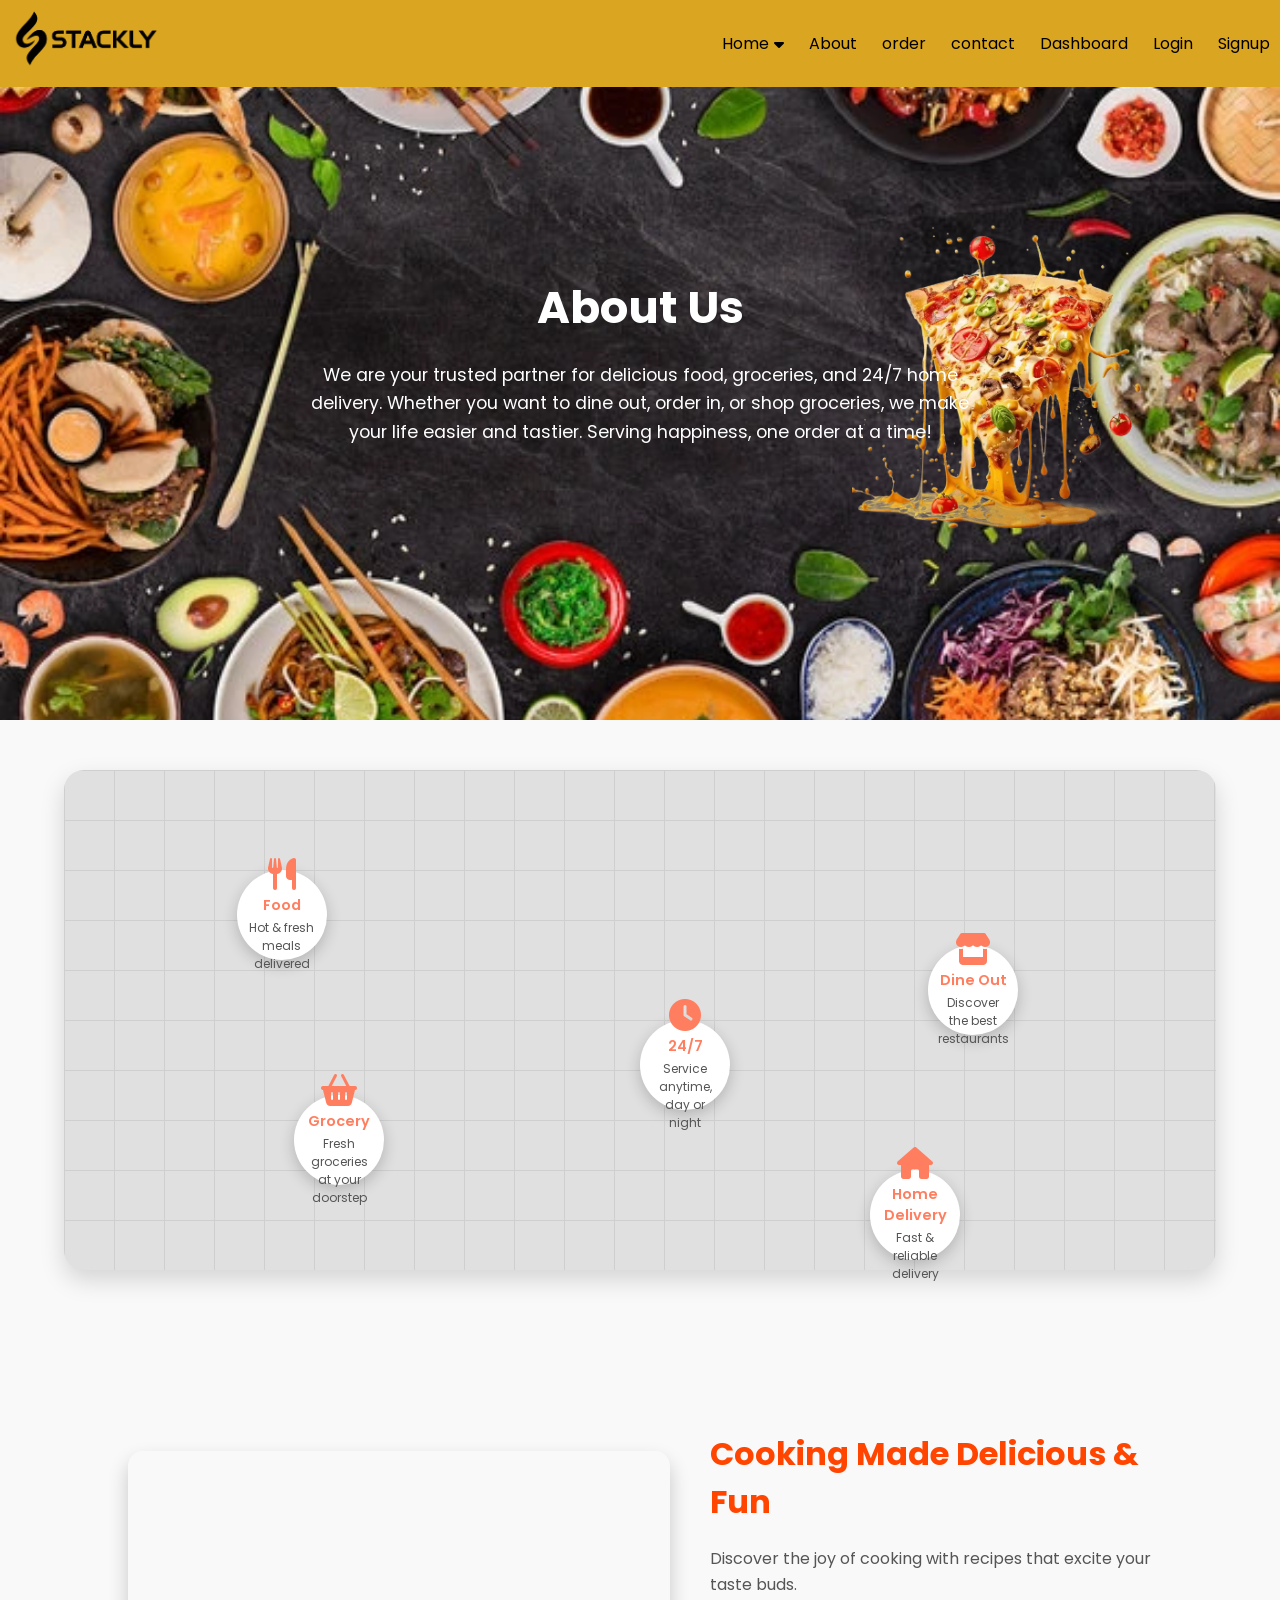
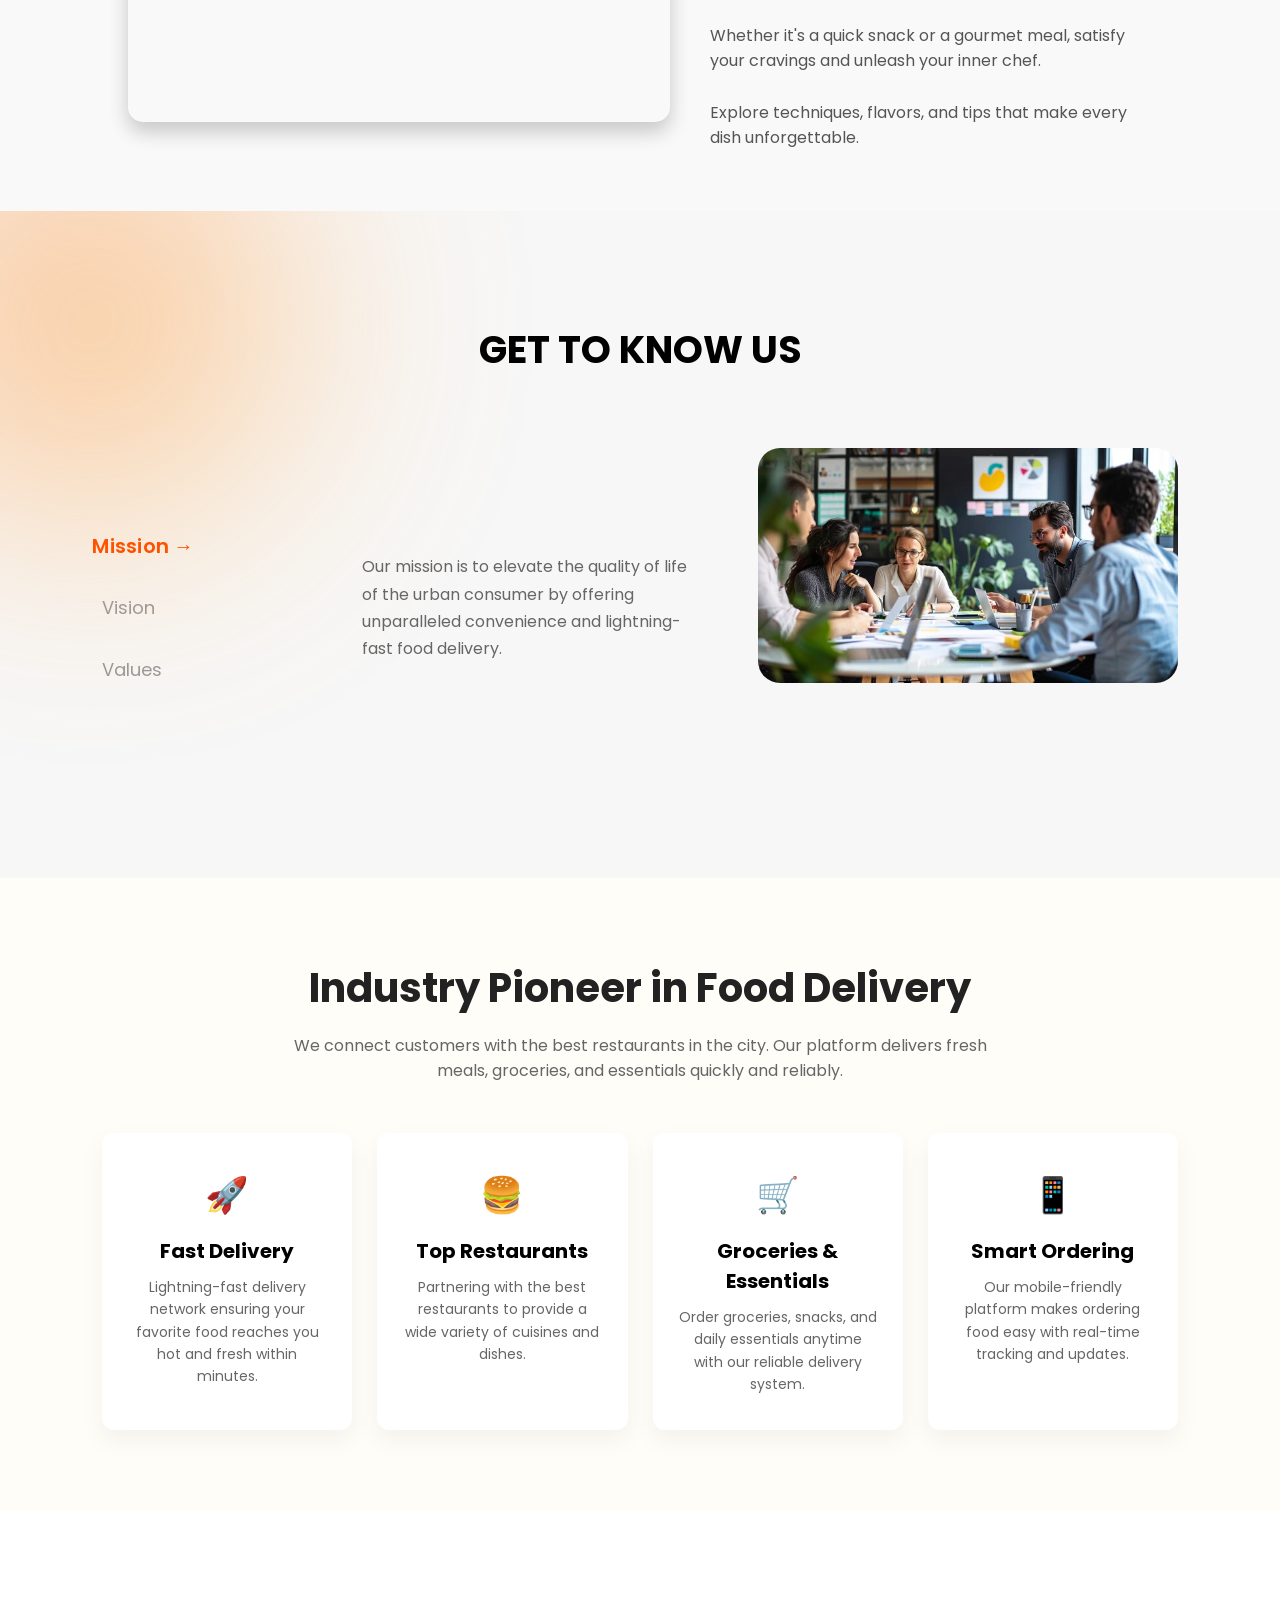
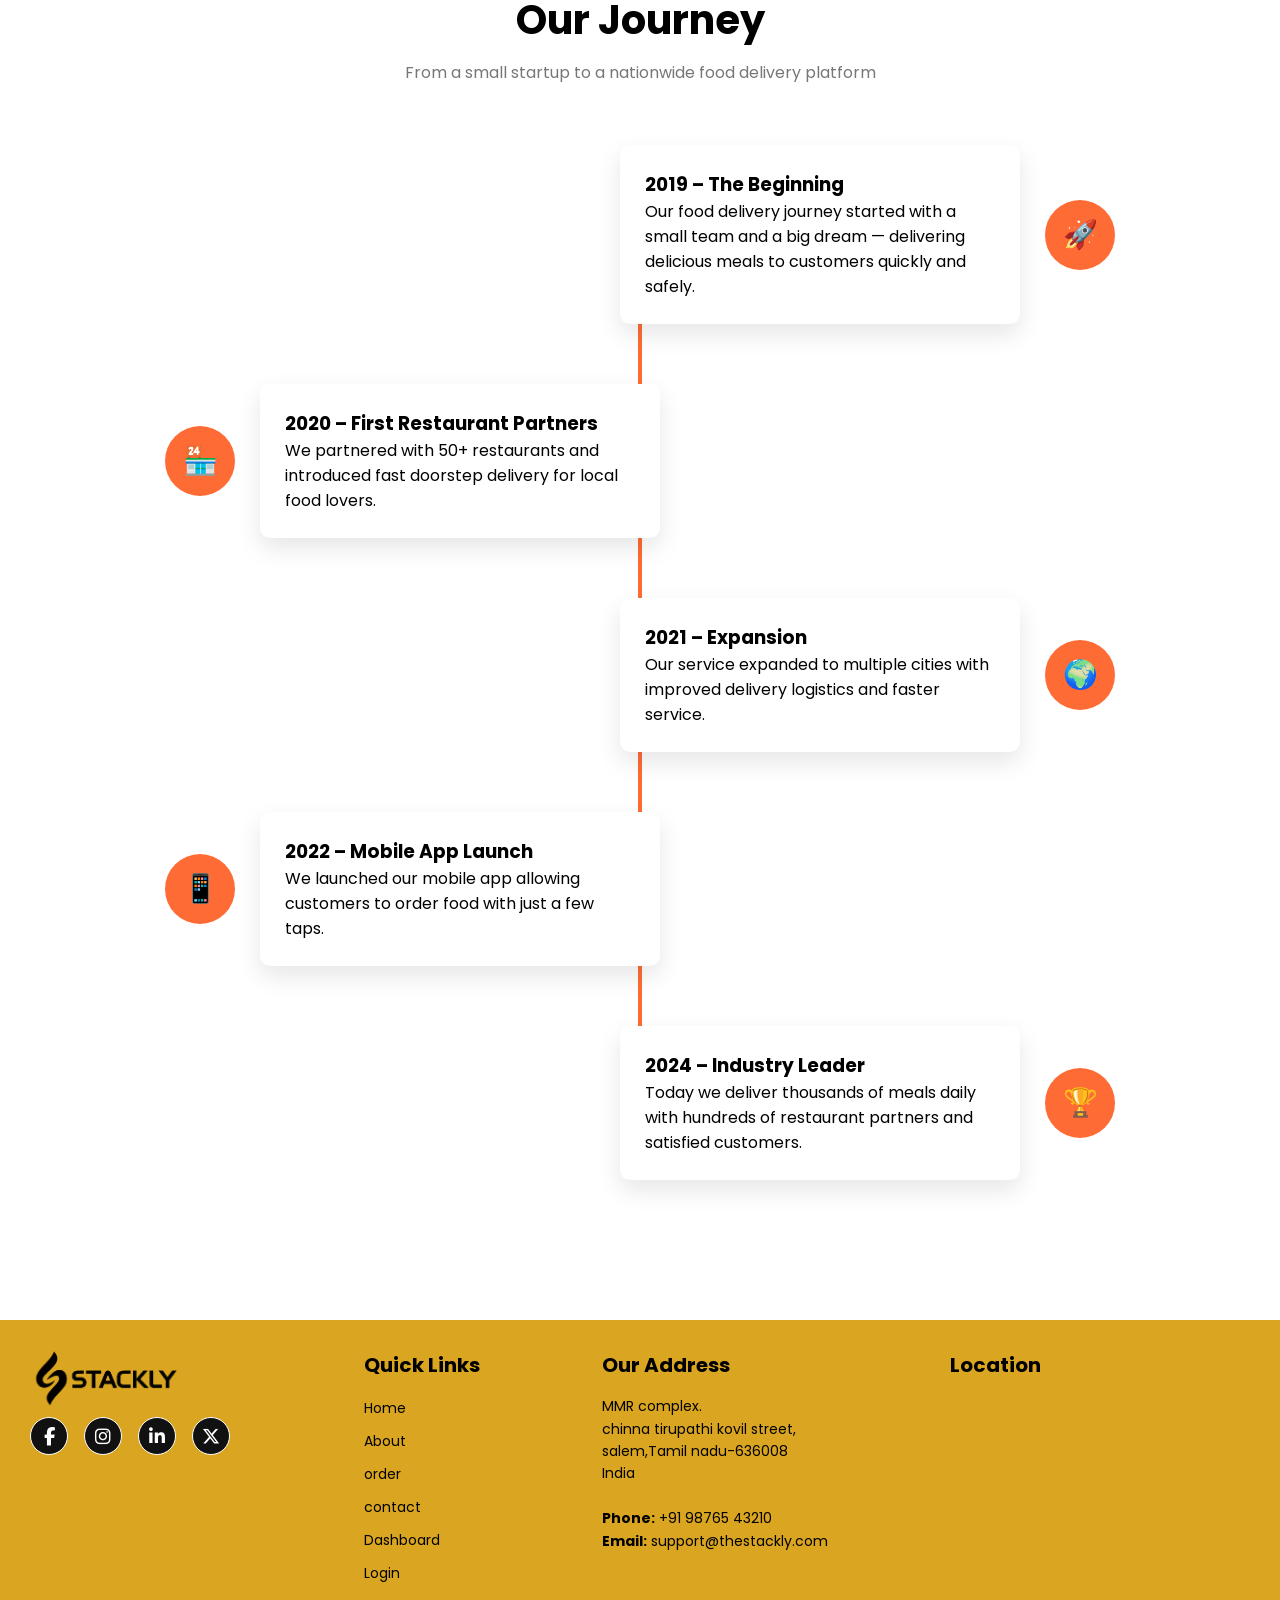
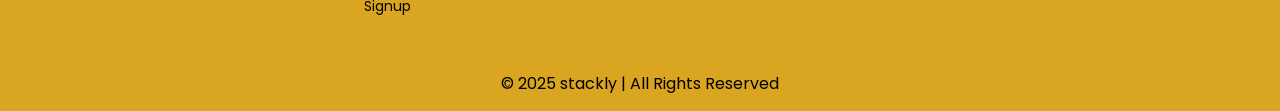
<file: about.html>
<!DOCTYPE html>
<html lang="en">
<head>
    <meta charset="UTF-8">
    <meta name="viewport" content="width=device-width, initial-scale=1.0">
    <title>Food delivery</title>
    <!-- CSS Files -->
    <link rel="stylesheet" href="./style.css">
    
    <link rel="stylesheet" href="https://cdnjs.cloudflare.com/ajax/libs/font-awesome/6.5.0/css/all.min.css">
</head>
<body>
    <!-- ================= HEADER ================= -->
    <header class="header">
        <a href="index.html">   
            <!-- <img src="./logo.webp" alt="Stackly Logo" style="height: 60px; "> -->
            <img src="./white.webp" alt="Stackly Logo"
    style="height:60px; filter:brightness(0);">
          </a> 
        <!-- div class="logo">Tech<span>Solutions</span></div> -->

        <!-- Navigation -->
        <nav class="navbar">
            <ul class="nav-links" >

                <li class="dropdown">
                    <a href="javascript:void(0)" class="dropdown-btn">Home <i class="fa-solid fa-caret-down"></i></a>
                
                    <ul class="dropdown-content">
                        <li><a href="./index.html">Home 1</a></li>
                        <li><a href="./home2.html">Home 2</a></li>
                    </ul>
                </li>
                

                <li><a href="./about.html">About</a></li>
                <li><a href="./order.html">order</a></li>
                <li><a href="./contact.html">contact</a></li>
                <li><a href="./dashboard.html">Dashboard</a></li>
                <li><a href="./login.html">Login</a></li>
                <li><a href="./signup.html">Signup</a></li>
                

            </ul>
        </nav>

        <!-- Toggle -->
        <div class="menu-toggle" id="menu-toggle">
            <i class="fa-solid fa-bars"></i>
        </div>

    </header>
    
<!-- Google Fonts -->
<link href="https://fonts.googleapis.com/css2?family=Poppins:wght@400;600;700&display=swap" rel="stylesheet">
<!-- Font Awesome -->
<link rel="stylesheet" href="https://cdnjs.cloudflare.com/ajax/libs/font-awesome/6.4.0/css/all.min.css">

<style>
*{
    margin:0;
    padding:0;
    box-sizing:border-box;
    font-family:'Poppins', sans-serif;
}

body{
    background:#f9f9f9;
}

/* ===== HERO SECTION ===== */
.hero-about{
    position:relative;
    width:100%;
    min-height:80vh;
    display:flex;
    flex-direction:column;
    justify-content:center;
    align-items:center;
    padding:60px 20px;
    color:#fff;
    text-align:center;
    background: url('./back2.webp') center/cover no-repeat;
}

.hero-about h1{
    font-size:2.8rem;
    margin-bottom:20px;
    z-index:2;
    position:relative;
}

.hero-about p{
    font-size:1.1rem;
    max-width:700px;
    line-height:1.6;
    z-index:2;
    position:relative;
}

/* Floating image on hero */
.hero-about img.floating{
    position:absolute;
    width:300px;
    top:30%;
    right:10%;
    z-index:1;
    animation: float 6s ease-in-out infinite;
    border-radius:15px;
}

/* Floating animation */
@keyframes float{
    0%{transform: translateY(0px);}
    50%{transform: translateY(-15px);}
    100%{transform: translateY(0px);}
}

/* ===== MAP LAYOUT ===== */
.map-container{
    position:relative;
    width:90%;
    max-width:1200px;
    height:500px;
    margin:50px auto 100px auto;
    border-radius:20px;
    background-color:#e0e0e0;
    background-image:
        linear-gradient(to right, #cfcfcf 1px, transparent 1px),
        linear-gradient(to bottom, #cfcfcf 1px, transparent 1px);
    background-size:50px 50px;
    box-shadow:0 10px 25px rgba(0,0,0,0.15);
}

/* MAP ICON PINS */
.map-pin{
    position:absolute;
    background:#fff;
    color:#ff7e5f;
    border-radius:50%;
    width:90px;
    height:90px;
    display:flex;
    flex-direction:column;
    justify-content:center;
    align-items:center;
    text-align:center;
    padding:10px;
    box-shadow:0 5px 15px rgba(0,0,0,0.2);
    transition: transform 0.4s ease, box-shadow 0.4s ease;
    cursor:pointer;
}

.map-pin i{
    font-size:2rem;
    margin-bottom:5px;
}

.map-pin h4{
    font-size:0.9rem;
    margin:0;
    font-weight:600;
}

.map-pin p{
    font-size:0.75rem;
    color:#555;
    margin-top:3px;
}

/* Hover effect */
.map-pin:hover{
    transform: translateY(-10px) scale(1.1);
    box-shadow:0 10px 25px rgba(0,0,0,0.3);
}

/* Positions for pins (desktop) */
.food{ top:20%; left:15%; }
.dineout{ top:35%; left:75%; }
.grocery{ top:65%; left:20%; }
.twentyfour{ top:50%; left:50%; }
.homedelivery{ top:80%; left:70%; }

/* ===== RESPONSIVE ===== */
@media(max-width:1200px){
    .map-container{
        height:450px;
    }
    .hero-about img.floating{
        width:250px;
        top:25%;
        right:5%;
    }
}

@media(max-width:992px){
    .hero-about h1{
        font-size:2.5rem;
    }
    .hero-about p{
        font-size:1rem;
    }
    .map-container{
        height:400px;
    }
    .map-pin{
        width:80px;
        height:80px;
    }
    .hero-about img.floating{
        width:220px;
    }
}

@media(max-width:768px){
    .hero-about h1{
        font-size:2.2rem;
    }
    .hero-about p{
        font-size:0.95rem;
    }
    .map-container{
        height:350px;
    }
    .map-pin{
        width:70px;
        height:70px;
    }
    .map-pin i{
        font-size:1.7rem;
    }
    .hero-about img.floating{
        width:180px;
        top:20%;
        right:5%;
    }
}

@media(max-width:480px){
    .hero-about h1{
        font-size:1.8rem;
    }
    .hero-about p{
        font-size:0.9rem;
    }
    .map-container{
        height:300px;
    }
    .map-pin{
        width:60px;
        height:60px;
        padding:5px;
    }
    .map-pin i{
        font-size:1.5rem;
    }
    .map-pin h4{
        font-size:0.75rem;
    }
    .map-pin p{
        font-size:0.6rem;
    }
    .hero-about img.floating{
        width:140px;
        top:15%;
        right:5%;
    }
}
</style>
</head>
<body>

<!-- ===== HERO SECTION ===== -->
<section class="hero-about">
    <h1>About Us</h1>
    <p>We are your trusted partner for delicious food, groceries, and 24/7 home delivery. Whether you want to dine out, order in, or shop groceries, we make your life easier and tastier. Serving happiness, one order at a time!</p>
    <!-- Floating image -->
    <img src="./pizza.webp" alt="Food Floating" class="floating">
</section>

<!-- ===== MAP ICON REPRESENTATION ===== -->
<div class="map-container">
    <div class="map-pin food">
        <i class="fas fa-utensils"></i>
        <h4>Food</h4>
        <p>Hot & fresh meals delivered</p>
    </div>
    <div class="map-pin dineout">
        <i class="fas fa-store"></i>
        <h4>Dine Out</h4>
        <p>Discover the best restaurants</p>
    </div>
    <div class="map-pin grocery">
        <i class="fas fa-shopping-basket"></i>
        <h4>Grocery</h4>
        <p>Fresh groceries at your doorstep</p>
    </div>
    <div class="map-pin twentyfour">
        <i class="fas fa-clock"></i>
        <h4>24/7</h4>
        <p>Service anytime, day or night</p>
    </div>
    <div class="map-pin homedelivery">
        <i class="fas fa-home"></i>
        <h4>Home Delivery</h4>
        <p>Fast & reliable delivery</p>
    </div>
</div>


<style>

  .cooking-section{
    display:flex;
    align-items:center;
    justify-content:space-between;
    padding:60px 10%;
    gap:40px;
    flex-wrap:wrap;
  }

  /* VIDEO */
  .cooking-video{
    flex:1 1 500px;
    max-width:600px;
    opacity:0;
    transform:translateX(-50px);
    transition: all 1s ease-out;
  }

  .cooking-video.visible{
    opacity:1;
    transform:translateX(0);
  }

  .cooking-video video{
    width:100%;
    border-radius:15px;
    box-shadow: 0 10px 20px rgba(0,0,0,0.2);
  }

  /* CONTENT */
  .cooking-content{
    flex:1 1 400px;
    opacity:0;
    transform:translateX(50px);
    transition: all 1s ease-out 0.4s; /* Delay added here */
  }

  .cooking-content.visible{
    opacity:1;
    transform:translateX(0);
  }

  .cooking-content h2{
    font-size:2rem;
    margin-bottom:20px;
    color: orangered;
  }

  .cooking-content p{
    font-size:1rem;
    line-height:1.6;
    color:#555;
  }

  /* RESPONSIVE */
  @media (max-width:1024px){
    .cooking-section{
      padding:40px 5%;
      gap:30px;
    }
    .cooking-content h2{
      font-size:1.8rem;
    }
  }

  @media (max-width:768px){
    .cooking-section{
      flex-direction:column;
      padding:30px 5%;
    }
    .cooking-video, .cooking-content{
      transform:none;
      opacity:1;
      transition:none;
    }
    .cooking-content h2{
      font-size:1.5rem;
      text-align:center;
    }
    .cooking-content p{
      text-align:center;
    }
  }

  @media (max-width:480px){
    .cooking-section{
      padding:20px 3%;
    }
    .cooking-content h2{
      font-size:1.3rem;
    }
    .cooking-content p{
      font-size:0.9rem;
    }
  }
</style>
</head>
<body>

<section class="cooking-section">
  <!-- LEFT VIDEO -->
  <div class="cooking-video">
    <video autoplay muted loop playsinline>
      <source src="./cook.mp4" type="video/mp4">
      Your browser does not support the video tag.
    </video>
  </div>

  <!-- RIGHT CONTENT -->
  <div class="cooking-content">
    <h2>Cooking Made Delicious & Fun</h2>
    <p>
      Discover the joy of cooking with recipes that excite your taste buds. <br><br>
      
      
      Whether it's a quick snack or a gourmet meal, satisfy your cravings and unleash your inner chef. <br><br>
      
      
      Explore techniques, flavors, and tips that make every dish unforgettable.
    </p>
  </div>
</section>

<script>
  // Scroll animation using Intersection Observer with staggered animation
  const options = { threshold: 0.2 };
  const observer = new IntersectionObserver((entries, observer) => {
    entries.forEach(entry => {
      if(entry.isIntersecting){
        if(entry.target.classList.contains('cooking-video')){
          entry.target.classList.add('visible');
        } else if(entry.target.classList.contains('cooking-content')){
          setTimeout(() => {
            entry.target.classList.add('visible');
          }, 400); // Stagger delay 0.4s
        }
        observer.unobserve(entry.target); // Animate only once
      }
    });
  }, options);

  document.querySelectorAll('.cooking-video, .cooking-content').forEach(el => {
    observer.observe(el);
  });
</script>

<section class="gku-section">

    <div class="gku-bg-shape"></div>
    
    <div class="gku-container">
    
    <h2 class="gku-title">GET TO KNOW US</h2>
    
    <div class="gku-grid">
    
    <!-- LEFT MENU -->
    <div class="gku-menu">
    
    <div class="gku-tab active" data-target="mission">Mission →</div>
    <div class="gku-tab" data-target="vision">Vision</div>
    <div class="gku-tab" data-target="values">Values</div>
    
    </div>
    
    
    <!-- CONTENT -->
    <div class="gku-content">
    
    <div class="gku-box active" id="mission">
    
    <p>
    Our mission is to elevate the quality of life of the urban consumer
    by offering unparalleled convenience and lightning-fast food delivery.
    </p>
    
    </div>
    
    <div class="gku-box" id="vision">
    
    <p>
    Our vision is to connect millions of customers with their favorite
    restaurants and grocery stores using technology and innovation.
    </p>
    
    </div>
    
    <div class="gku-box" id="values">
    
    <p>
    We believe in transparency, customer happiness, innovation,
    and empowering restaurants and delivery partners.
    </p>
    
    </div>
    
    </div>
    
    
    <!-- IMAGE -->
    <div class="gku-image">
    
    <img src="./corp1.webp" class="gku-img active">
    <img src="./back4webp.webp" class="gku-img">
    <img src="./background1.webp" class="gku-img">
    
    </div>
    
    </div>
    
    </div>
    
    </section>

    <style>

        /* SECTION */

.gku-section{
position:relative;
padding:110px 8%;
background:#f7f7f7;
overflow:hidden;
}

/* BACKGROUND MOTION */

.gku-bg-shape{
position:absolute;
width:420px;
height:420px;
background:linear-gradient(135deg,#ff6a00,#ffb347);
border-radius:50%;
filter:blur(120px);
top:-100px;
left:-120px;
opacity:.4;
animation:gkuMove 10s infinite alternate ease-in-out;
}

@keyframes gkuMove{
0%{transform:translateX(0)}
100%{transform:translateX(120px)}
}

/* CONTAINER */

.gku-container{
max-width:1200px;
margin:auto;
}

.gku-title{
text-align:center;
font-size:38px;
font-weight:700;
margin-bottom:70px;
}

/* GRID */

.gku-grid{
display:grid;
grid-template-columns:200px 1fr 420px;
gap:60px;
align-items:center;
}

/* MENU */

.gku-menu{
display:flex;
flex-direction:column;
gap:35px;
}

.gku-tab{
font-size:18px;
color:#999;
cursor:pointer;
transition:.3s;
}

.gku-tab.active{
color:#ff5200;
font-weight:600;
transform:scale(1.1);
}

/* CONTENT */

.gku-box{
display:none;
opacity:0;
transform:translateY(20px);
transition:.5s;
}

.gku-box.active{
display:block;
opacity:1;
transform:translateY(0);
}

.gku-box p{
line-height:1.7;
color:#666;
max-width:420px;
}

/* IMAGE */

.gku-image{
position:relative;
height:320px;
}

.gku-img{
position:absolute;
width:100%;
border-radius:22px;
opacity:0;
filter:blur(10px);
transform:scale(0.9);
transition:0.8s;
}

/* ACTIVE IMAGE */

.gku-img.active{
opacity:1;
filter:blur(0);
transform:scale(1);
animation:gkuZoom 6s infinite ease-in-out;
}

/* ZOOM ANIMATION */

@keyframes gkuZoom{

0%{transform:scale(1)}
50%{transform:scale(1.08)}
100%{transform:scale(1)}

}

/* ======================
RESPONSIVE
====================== */

/* LAPTOP */

@media(max-width:1200px){

.gku-grid{
grid-template-columns:180px 1fr 350px;
}

}

/* TABLET */

@media(max-width:900px){

.gku-grid{
grid-template-columns:1fr;
text-align:center;
gap:40px;
}

.gku-menu{
flex-direction:row;
justify-content:center;
}

.gku-image{
max-width:420px;
margin:auto;
}

.gku-box p{
margin:auto;
}

}

/* MOBILE */

@media(max-width:600px){

.gku-section{
padding:70px 20px;
}

.gku-title{
font-size:26px;
}

.gku-menu{
flex-direction:column;
align-items:center;
}

}
        </style>

<script>

    const tabs=document.querySelectorAll(".gku-tab");
    const contents=document.querySelectorAll(".gku-box");
    const images=document.querySelectorAll(".gku-img");
    
    tabs.forEach((tab,index)=>{
    
    tab.addEventListener("click",()=>{
    
    /* remove active */
    
    tabs.forEach(t=>t.classList.remove("active"));
    contents.forEach(c=>c.classList.remove("active"));
    images.forEach(i=>i.classList.remove("active"));
    
    /* add active */
    
    tab.classList.add("active");
    contents[index].classList.add("active");
    images[index].classList.add("active");
    
    });
    
    });
    
    </script>

<!-- ================= INDUSTRY PIONEER SECTION ================= -->

<section class="fdp-industry-section">

    <div class="fdp-container">
    
    <h2 class="fdp-title">Industry Pioneer in Food Delivery</h2>
    
    <p class="fdp-subtitle">
    We connect customers with the best restaurants in the city.  
    Our platform delivers fresh meals, groceries, and essentials quickly and reliably.
    </p>
    
    <div class="fdp-grid">
    
    <!-- CARD 1 -->
    <div class="fdp-card">
    <div class="fdp-icon">🚀</div>
    <h3>Fast Delivery</h3>
    <p>
    Lightning-fast delivery network ensuring your favorite food reaches you hot and fresh within minutes.
    </p>
    </div>
    
    <!-- CARD 2 -->
    <div class="fdp-card">
    <div class="fdp-icon">🍔</div>
    <h3>Top Restaurants</h3>
    <p>
    Partnering with the best restaurants to provide a wide variety of cuisines and dishes.
    </p>
    </div>
    
    <!-- CARD 3 -->
    <div class="fdp-card">
    <div class="fdp-icon">🛒</div>
    <h3>Groceries & Essentials</h3>
    <p>
    Order groceries, snacks, and daily essentials anytime with our reliable delivery system.
    </p>
    </div>
    
    <!-- CARD 4 -->
    <div class="fdp-card">
    <div class="fdp-icon">📱</div>
    <h3>Smart Ordering</h3>
    <p>
    Our mobile-friendly platform makes ordering food easy with real-time tracking and updates.
    </p>
    </div>
    
    </div>
    
    </div>
    </section>

    <style>
        /* ================= INDUSTRY PIONEER ================= */

.fdp-industry-section{
padding:80px 8%;
background:#fffdf7;
font-family:'Poppins',sans-serif;
}

.fdp-container{
max-width:1200px;
margin:auto;
text-align:center;
}

.fdp-title{
font-size:40px;
font-weight:700;
margin-bottom:15px;
color:#222;
}

.fdp-subtitle{
font-size:16px;
color:#666;
max-width:700px;
margin:auto;
margin-bottom:50px;
}

.fdp-grid{
display:grid;
grid-template-columns:repeat(4,1fr);
gap:25px;
}

.fdp-card{
background:#ffffff;
padding:35px 25px;
border-radius:12px;
box-shadow:0 10px 25px rgba(0,0,0,0.05);
transition:0.4s;
cursor:pointer;
}

.fdp-card:hover{
transform:translateY(-10px);
box-shadow:0 20px 40px rgba(0,0,0,0.1);
}

.fdp-icon{
font-size:35px;
margin-bottom:15px;
}

.fdp-card h3{
font-size:20px;
margin-bottom:10px;
}

.fdp-card p{
font-size:14px;
color:#666;
line-height:1.6;
}

/* ================= TABLET ================= */

@media(max-width:992px){

.fdp-grid{
grid-template-columns:repeat(2,1fr);
}

.fdp-title{
font-size:32px;
}

}

/* ================= MOBILE ================= */

@media(max-width:600px){

.fdp-grid{
grid-template-columns:1fr;
}

.fdp-title{
font-size:26px;
}

.fdp-subtitle{
font-size:14px;
}

.fdp-card{
padding:25px;
}

}
    </style>    
    <script>

const fdpCards = document.querySelectorAll(".fdp-card");

const fdpObserver = new IntersectionObserver(entries => {
entries.forEach(entry => {
if(entry.isIntersecting){
entry.target.style.opacity="1";
entry.target.style.transform="translateY(0)";
}
});
});

fdpCards.forEach(card=>{
card.style.opacity="0";
card.style.transform="translateY(40px)";
card.style.transition="0.6s";
fdpObserver.observe(card);
});
</script>

<!-- ================= FOOD DELIVERY JOURNEY SECTION ================= -->

<section class="fdj-section">

    <h2 class="fdj-title">Our Journey</h2>
    <p class="fdj-subtitle">From a small startup to a nationwide food delivery platform</p>
    
    <div class="fdj-timeline">
    
    <!-- STEP 1 -->
    <div class="fdj-item">
    <div class="fdj-icon">🚀</div>
    <div class="fdj-content">
    <h3>2019 – The Beginning</h3>
    <p>Our food delivery journey started with a small team and a big dream — delivering delicious meals to customers quickly and safely.</p>
    </div>
    </div>
    
    <!-- STEP 2 -->
    <div class="fdj-item">
    <div class="fdj-icon">🏪</div>
    <div class="fdj-content">
    <h3>2020 – First Restaurant Partners</h3>
    <p>We partnered with 50+ restaurants and introduced fast doorstep delivery for local food lovers.</p>
    </div>
    </div>
    
    <!-- STEP 3 -->
    <div class="fdj-item">
    <div class="fdj-icon">🌍</div>
    <div class="fdj-content">
    <h3>2021 – Expansion</h3>
    <p>Our service expanded to multiple cities with improved delivery logistics and faster service.</p>
    </div>
    </div>
    
    <!-- STEP 4 -->
    <div class="fdj-item">
    <div class="fdj-icon">📱</div>
    <div class="fdj-content">
    <h3>2022 – Mobile App Launch</h3>
    <p>We launched our mobile app allowing customers to order food with just a few taps.</p>
    </div>
    </div>
    
    <!-- STEP 5 -->
    <div class="fdj-item">
    <div class="fdj-icon">🏆</div>
    <div class="fdj-content">
    <h3>2024 – Industry Leader</h3>
    <p>Today we deliver thousands of meals daily with hundreds of restaurant partners and satisfied customers.</p>
    </div>
    </div>
    
    </div>
    </section>
    

    <style>
        /* ===== JOURNEY SECTION ===== */

.fdj-section{
padding:80px 10%;
background:#fff;
font-family:Poppins,sans-serif;
}

.fdj-title{
text-align:center;
font-size:40px;
font-weight:700;
margin-bottom:10px;
}

.fdj-subtitle{
text-align:center;
color:#777;
margin-bottom:60px;
}

/* TIMELINE */

.fdj-timeline{
position:relative;
max-width:1000px;
margin:auto;
}

.fdj-timeline::before{
content:"";
position:absolute;
left:50%;
width:4px;
height:100%;
background:#ff6b35;
transform:translateX(-50%);
}

/* ITEM */

.fdj-item{
display:flex;
align-items:center;
margin-bottom:60px;
opacity:0;
transform:translateY(60px);
transition:0.8s;
}

/* LEFT RIGHT EFFECT */

.fdj-item:nth-child(odd){
flex-direction:row-reverse;
}

/* ICON */

.fdj-icon{
width:70px;
height:70px;
background:#ff6b35;
color:#fff;
display:flex;
align-items:center;
justify-content:center;
font-size:28px;
border-radius:50%;
z-index:2;
margin:0 25px;
animation:fdjPulse 2s infinite;
}

/* CONTENT */

.fdj-content{
background:#fff;
padding:25px;
border-radius:10px;
box-shadow:0 10px 25px rgba(0,0,0,0.1);
max-width:400px;
transition:0.3s;
}

.fdj-content:hover{
transform:translateY(-8px);
}

/* ICON PULSE */

@keyframes fdjPulse{

0%{transform:scale(1);}
50%{transform:scale(1.1);}
100%{transform:scale(1);}

}

/* SCROLL ACTIVE */

.fdj-item.show{
opacity:1;
transform:translateY(0);
}

/* ===== RESPONSIVE ===== */

/* TABLET */

@media(max-width:992px){

.fdj-timeline::before{
left:30px;
}

.fdj-item{
flex-direction:row !important;
}

.fdj-icon{
margin-right:20px;
}

}

/* MOBILE */

@media(max-width:600px){

.fdj-section{
padding:60px 20px;
}

.fdj-title{
font-size:30px;
}

.fdj-content{
max-width:100%;
}

.fdj-item{
align-items:flex-start;
}

}
    </style>
    <script>

const fdjItems = document.querySelectorAll(".fdj-item");

function fdjReveal(){

fdjItems.forEach(item => {

const top = item.getBoundingClientRect().top;
const trigger = window.innerHeight - 100;

if(top < trigger){
item.classList.add("show");
}

});

}

window.addEventListener("scroll", fdjReveal);
fdjReveal();
</script>

<!-- <footer> -->
    <footer class="footer">
        <div class="footer-container">
    
            <!-- Logo / About -->
            <div class="footer-box">
                <a href="index.html">   
                <!-- <img src="./logo.webp" alt="Stackly Logo" class="footer-logo"  style="height:60px;"> -->
                <img src="./white.webp" alt="Stackly Logo"
                style="height:60px; filter:brightness(0);"></a>
               
                <!-- <p>We deliver secure, scalable and innovative IT services for global businesses.</p><br> -->
    
                <!-- Social Icons -->
                <div class="footer-social">
                    <a href="./404.html"><i class="fa-brands fa-facebook-f"></i></a>
                    <a href="./404.html"><i class="fa-brands fa-instagram"></i></a>
                    <a href="./404.html"><i class="fa-brands fa-linkedin-in"></i></a>
                    <a href="./404.html"><i class="fa-brands fa-x-twitter"></i></a>
                </div>
            </div>
    
            <!-- Quick Links -->
            <div class="footer-box">
                <h3>Quick Links</h3>
                <ul>
                  <li><a href="./index.html">Home</a></li>
                  <li><a href="./about.html">About</a></li>
                  <li><a href="./order.html">order</a></li>
                  <li><a href="./contact.html">contact</a></li>
                  <li><a href="./dashboard.html">Dashboard</a></li>
                  <li><a href="./login.html">Login</a></li>
                  <li><a href="./signup.html">Signup</a></li>
                  
                </ul>
            </div>
    
            <!-- Address -->
            <div class="footer-box">
                <h3>Our Address</h3>
                <p>
                    MMR complex.<br>
                    chinna tirupathi kovil street,<br>
                    salem,Tamil nadu-636008<br>
                    <!-- Bengaluru, Karnataka – 560066<br> -->
                    India<br><br>
    
                    <strong>Phone:</strong> +91 98765 43210<br>
                    <strong>Email:</strong> support@thestackly.com
                </p>
            </div>
    
            <!-- Google Map -->
            <div class="footer-box">
                <h3>Location</h3>
                <iframe 
                src="https://www.google.com/maps?q=Salem%20Tamil%20Nadu&output=embed"
                    allowfullscreen="" 
                    loading="lazy">
                </iframe>
            </div>
    
        </div>
    
        <div class="footer-bottom">
            <p>© 2025 stackly | All Rights Reserved</p>
        </div>
    </footer>
    
    <script>
        const menuToggle = document.getElementById("menu-toggle");
        const navLinks = document.querySelector(".nav-links");
        
        menuToggle.addEventListener("click", () => {
            navLinks.classList.toggle("active");
        });
        </script>
    
</body>
</html>
</file>
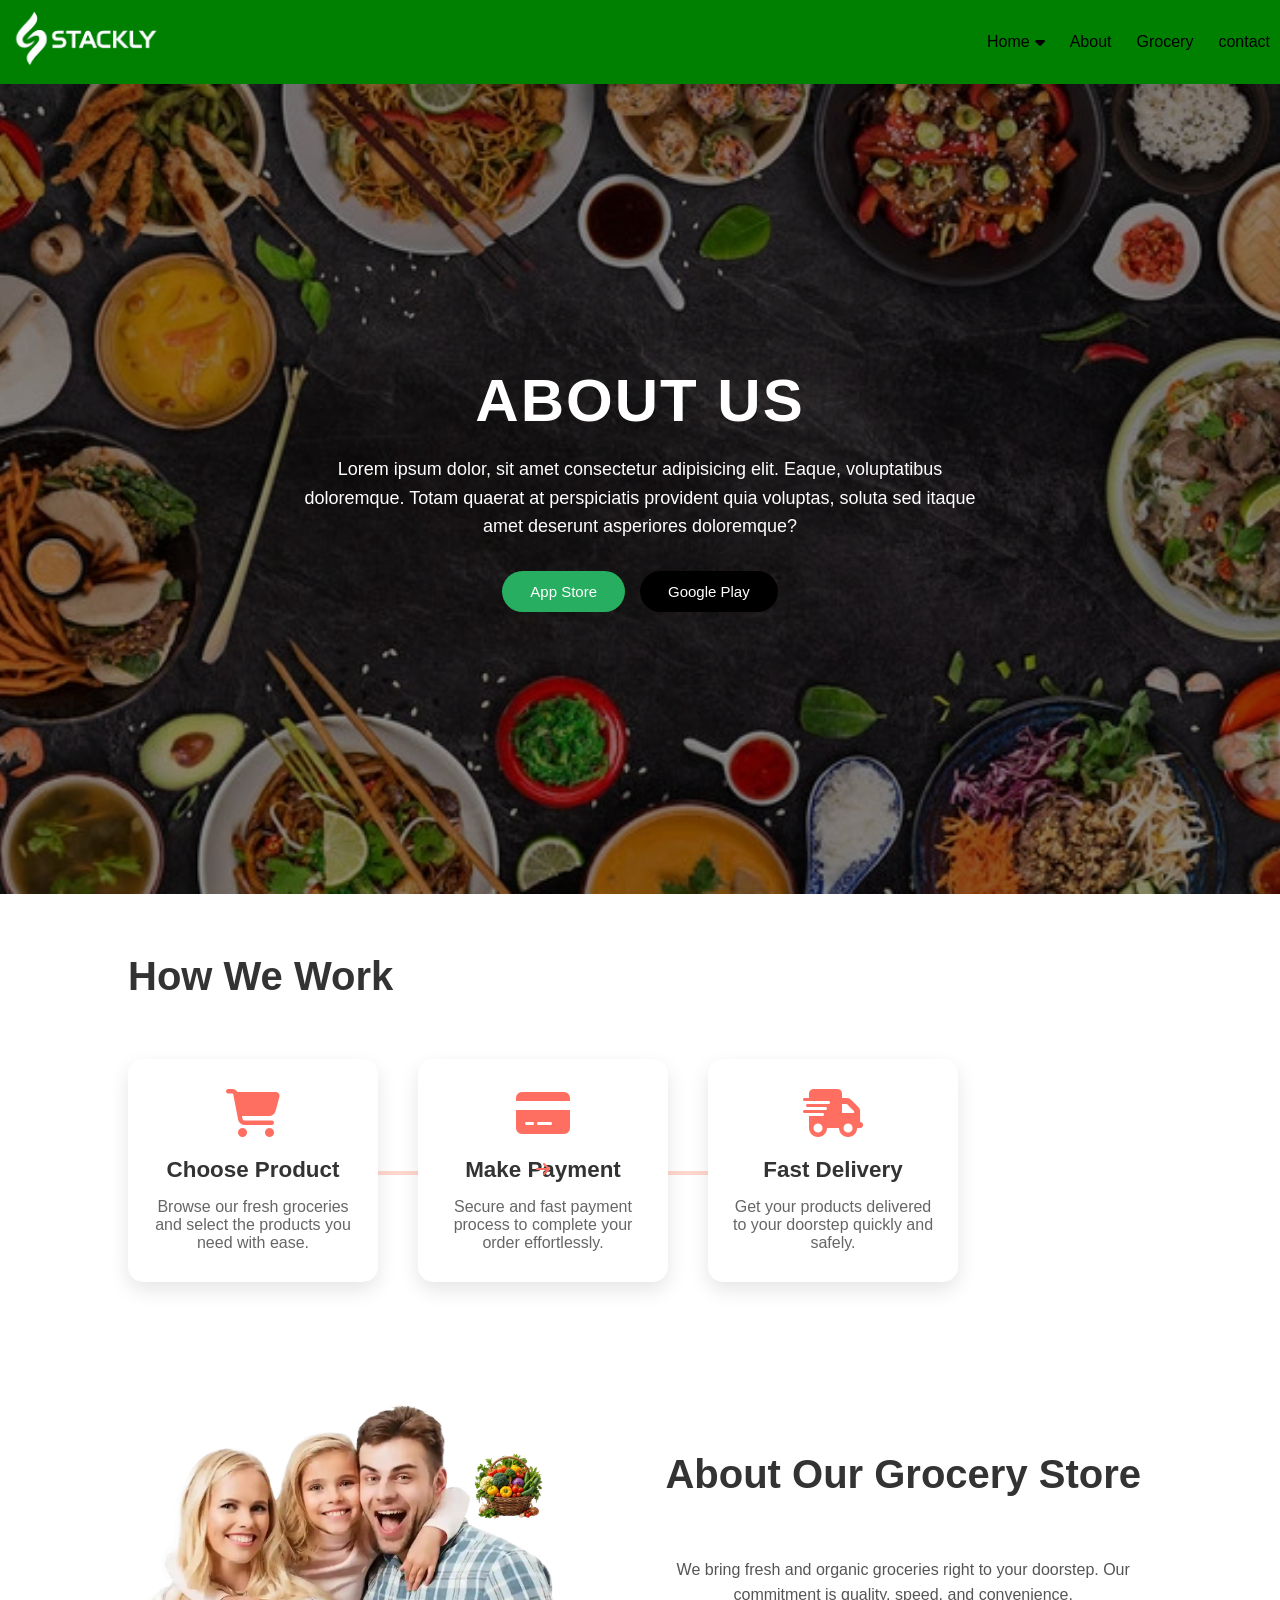
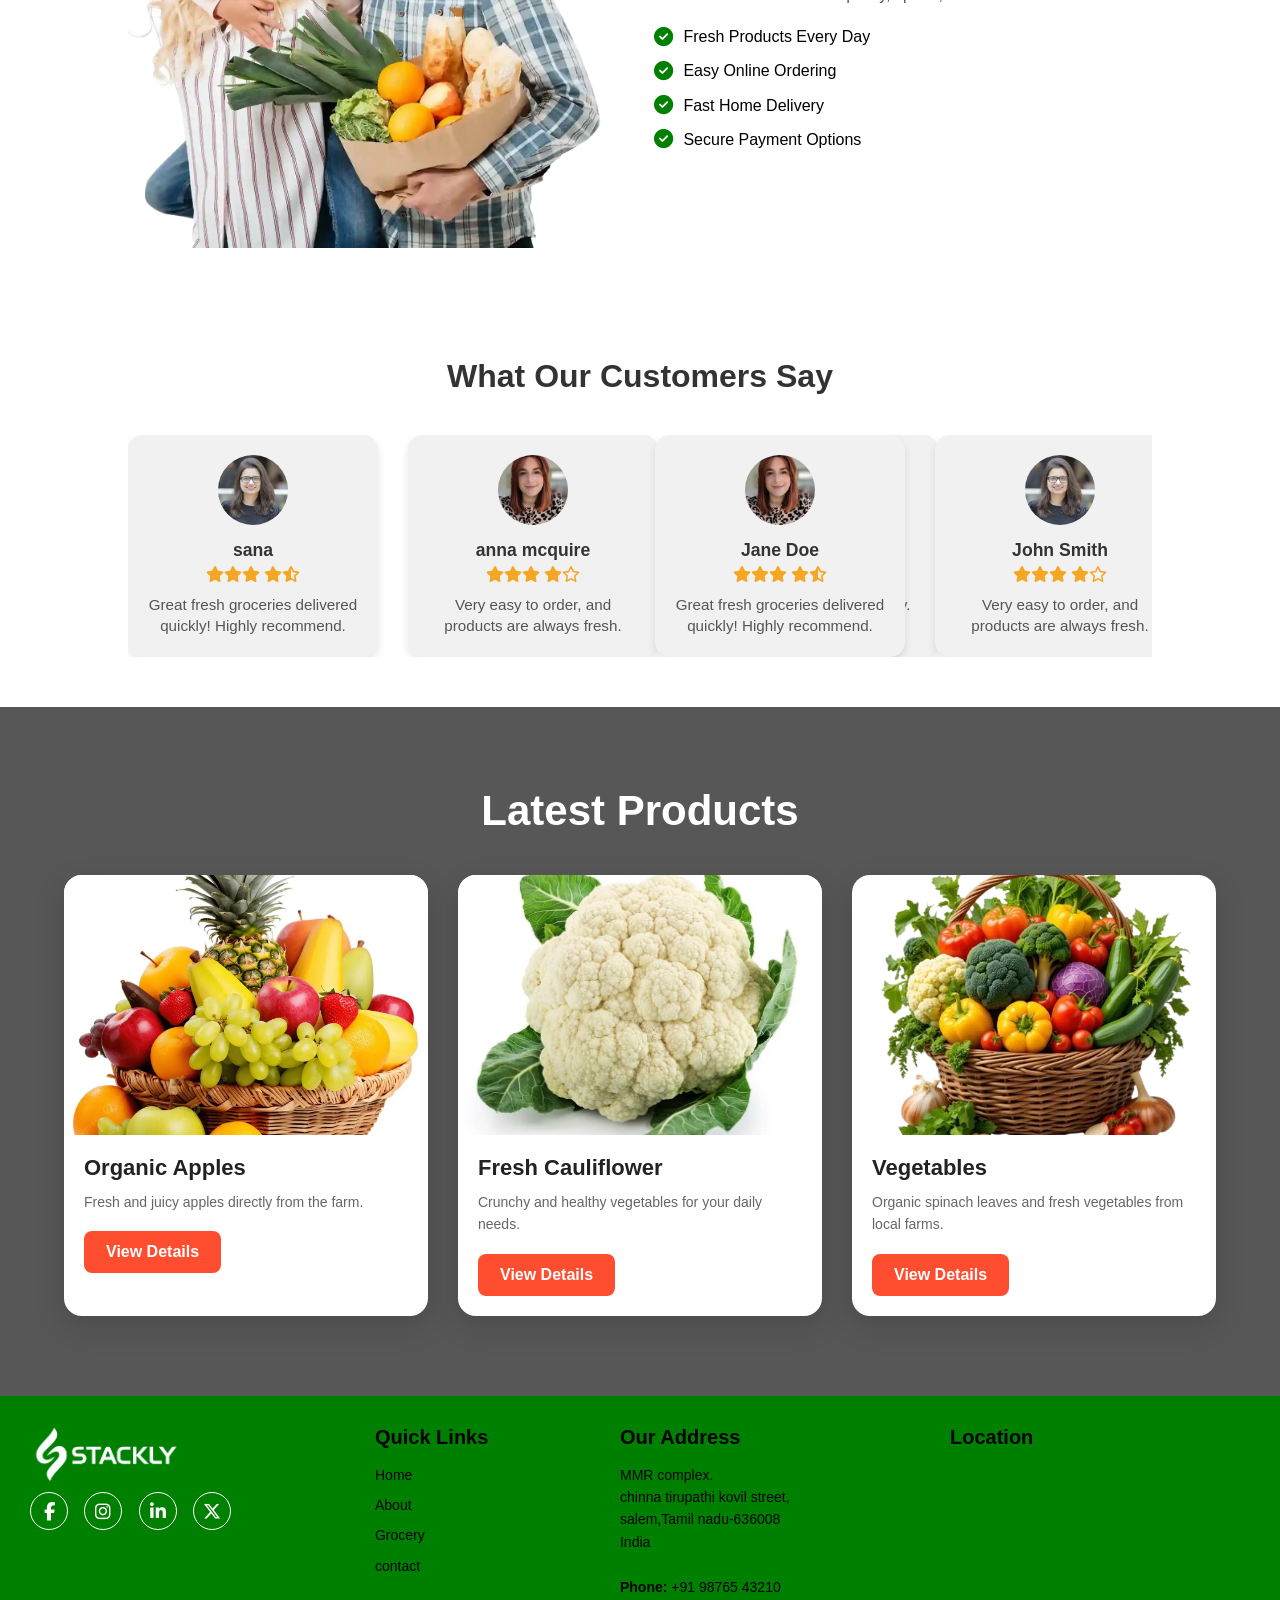
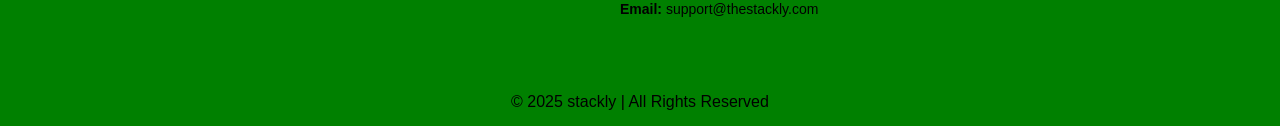
<file: about1.html>
<!DOCTYPE html>
<html lang="en">
<head>
    <meta charset="UTF-8">
    <meta name="viewport" content="width=device-width, initial-scale=1.0">
    <title>Food delivery</title>
    <!-- CSS Files -->
    <link rel="stylesheet" href="./style1.css">
    
    <link rel="stylesheet" href="https://cdnjs.cloudflare.com/ajax/libs/font-awesome/6.5.0/css/all.min.css">
</head>
<body>
    <!-- ================= HEADER ================= -->
    <header class="header">
        <a href="home2.html">   
            <img src="./white.webp" alt="Stackly Logo" style="height: 60px; ">
          </a> 
        <!-- div class="logo">Tech<span>Solutions</span></div> -->

        <!-- Navigation -->
        <nav class="navbar">
            <ul class="nav-links" >

                <li class="dropdown">
                    <a href="javascript:void(0)" class="dropdown-btn">Home <i class="fa-solid fa-caret-down"></i></a>
                
                    <ul class="dropdown-content">
                        <li><a href="./index.html">Home 1</a></li>
                        <li><a href="./home2.html">Home 2</a></li>
                    </ul>
                </li>
                

                <li><a href="./about1.html">About</a></li>
                <li><a href="./grocery.html">Grocery</a></li>
                <li><a href="./contact1.html">contact</a></li>
                
                

            </ul>
        </nav>

        <!-- Toggle -->
        <div class="menu-toggle" id="menu-toggle">
            <i class="fa-solid fa-bars"></i>
        </div>

    </header>
<section class="fdHeroSliderSection">

    <div class="fdHeroSlider">
    
    <!-- SLIDES -->
    <div class="fdHeroSlide active">
    <img src="./back2.webp" alt="">
    </div>
    
    <div class="fdHeroSlide">
    <img src="./back3.webp" alt="">
    </div>
    
    <div class="fdHeroSlide">
    <img src="./back4webp.webp" alt="">
    </div>
    
    </div>
    
    
    <!-- OVERLAY -->
    <div class="fdHeroOverlay"></div>
    
    
    <!-- CONTENT -->
    <div class="fdHeroContent">
    
    <h1>ABOUT US </h1>
    
    <p>
    Lorem ipsum dolor, sit amet consectetur adipisicing elit. Eaque, voluptatibus doloremque.
     Totam quaerat at perspiciatis provident quia voluptas, soluta sed itaque amet deserunt asperiores doloremque?
    </p>
    
    <div class="fdHeroStoreButtons">
    <a href="./404.html" class="fdHeroBtn">App Store</a>
    <a href="./404.html" class="fdHeroBtn fdGoogleBtn">Google Play</a>
    </div>
    
    </div>
    
    </section>

    <Style>
        /* SECTION */

.fdHeroSliderSection{
position:relative;
width:100%;
height:90vh;
overflow:hidden;
font-family:Poppins,sans-serif;
}

/* SLIDER */

.fdHeroSlider{
position:absolute;
width:100%;
height:100%;
top:0;
left:0;
}

/* EACH SLIDE */

.fdHeroSlide{
position:absolute;
width:100%;
height:100%;
opacity:0;
transition:opacity 1s ease-in-out;
}

.fdHeroSlide img{
width:100%;
height:100%;
object-fit:cover;
}

/* ACTIVE SLIDE */

.fdHeroSlide.active{
opacity:1;
}

/* OVERLAY */

.fdHeroOverlay{
position:absolute;
top:0;
left:0;
width:100%;
height:100%;
background:rgba(0,0,0,0.45);
z-index:2;
}

/* CONTENT */

.fdHeroContent{
position:relative;
z-index:3;
max-width:900px;
height:100%;
margin:auto;
display:flex;
flex-direction:column;
justify-content:center;
align-items:center;
text-align:center;
padding:20px;
color:white;
}

/* TITLE */

.fdHeroContent h1{
font-size:60px;
margin-bottom:20px;
letter-spacing:2px;
}

/* TEXT */

.fdHeroContent p{
font-size:18px;
line-height:1.6;
max-width:700px;
margin-bottom:30px;
}

/* BUTTONS */

.fdHeroStoreButtons{
display:flex;
gap:15px;
flex-wrap:wrap;
justify-content:center;
}

.fdHeroBtn{
padding:12px 28px;
background:#27ae60;
border-radius:30px;
color:white;
text-decoration:none;
font-size:15px;
transition:.3s;
}

.fdHeroBtn:hover{
background:#1e8e4f;
}

.fdGoogleBtn{
background:#000;
}

.fdGoogleBtn:hover{
background:#222;
}


/* ================= RESPONSIVE ================= */

/* LAPTOP */

@media(max-width:1200px){

.fdHeroContent h1{
font-size:50px;
}

}

/* TABLET */

@media(max-width:992px){

.fdHeroContent h1{
font-size:40px;
}

.fdHeroContent p{
font-size:16px;
}

}

/* MOBILE */

@media(max-width:768px){

.fdHeroSliderSection{
height:80vh;
}

.fdHeroContent h1{
font-size:32px;
}

.fdHeroContent p{
font-size:14px;
}

.fdHeroBtn{
padding:10px 20px;
font-size:14px;
}

}
    </Style>

    <script>
        const fdSlides = document.querySelectorAll(".fdHeroSlide");

let fdIndex = 0;

function fdAutoSlide(){

fdSlides.forEach(slide=>{
slide.classList.remove("active");
});

fdIndex++;

if(fdIndex >= fdSlides.length){
fdIndex = 0;
}

fdSlides[fdIndex].classList.add("active");

}

setInterval(fdAutoSlide,4000);
    </script>

<link rel="stylesheet" href="https://cdnjs.cloudflare.com/ajax/libs/font-awesome/6.5.0/css/all.min.css">
<style>
  body {
    font-family: Arial, sans-serif;
    margin: 0;
    padding: 0;
    background: #f8f8f8;
  }

  section#aboutUs {
    padding: 80px 20px;
    text-align: center;
    position: relative;
  }

  section#aboutUs h2 {
    font-size: 2.5rem;
    margin-bottom: 60px;
    color: #333;
  }

  .steps-container {
    display: flex;
    justify-content: center;
    align-items: center;
    flex-wrap: wrap;
    position: relative;
    gap: 40px;
  }

  /* --- CONNECTING LINE --- */
  .steps-container::before {
    content: '';
    position: absolute;
    top: 50%;
    left: 5%;
    right: 5%;
    height: 4px;
    background: #ffd6cc;
    z-index: 0;
    border-radius: 2px;
  }

  /* --- ANIMATED ARROWS --- */
  .arrow {
    position: absolute;
    top: 50%;
    width: 20px;
    height: 20px;
    transform: translateY(-50%);
    z-index: 2;
    color: #ff6f61;
    animation: moveArrow 2s linear infinite;
  }

  @keyframes moveArrow {
    0% { left: 5%; opacity: 0; }
    20% { opacity: 1; }
    50% { left: 50%; opacity: 1; }
    80% { opacity: 1; }
    100% { left: 95%; opacity: 0; }
  }

  .step-card {
    background: #fff;
    padding: 30px 20px;
    width: 250px;
    border-radius: 15px;
    box-shadow: 0 8px 20px rgba(0,0,0,0.1);
    opacity: 0;
    transform: translateY(50px);
    transition: all 0.6s ease, transform 0.3s ease;
    position: relative;
    z-index: 1;
    cursor: pointer;
  }

  .step-card:hover {
    transform: translateY(-10px) scale(1.05);
  }

  .step-card i {
    font-size: 3rem;
    color: #ff6f61;
    margin-bottom: 20px;
    transition: transform 0.3s ease;
  }

  .step-card:hover i {
    transform: rotate(15deg) scale(1.2);
  }

  .step-card h3 {
    font-size: 1.4rem;
    margin-bottom: 15px;
    color: #333;
  }

  .step-card p {
    font-size: 1rem;
    color: #666;
  }

  /* --- RESPONSIVE --- */
  @media (max-width: 1024px) {
    .steps-container {
      gap: 30px;
    }
    .step-card {
      width: 220px;
      padding: 25px 15px;
    }
  }

  @media (max-width: 768px) {
    .steps-container {
      flex-direction: column;
      gap: 60px;
      align-items: center;
    }
    .steps-container::before {
      width: 4px;
      height: calc(100% - 80px);
      top: 40px;
      left: 50%;
      transform: translateX(-50%);
    }
    .arrow {
      top: auto;
      left: 50%;
      transform: translateX(-50%);
      animation: moveArrowVertical 2s linear infinite;
    }
    @keyframes moveArrowVertical {
      0% { top: 0%; opacity: 0; }
      20% { opacity: 1; }
      50% { top: 50%; opacity: 1; }
      80% { opacity: 1; }
      100% { top: 100%; opacity: 0; }
    }
  }

  @media (max-width: 480px) {
    section#aboutUs h2 {
      font-size: 2rem;
      margin-bottom: 40px;
    }
    .step-card i {
      font-size: 2.5rem;
    }
  }

  /* --- VISIBLE ANIMATION --- */
  .step-card.visible {
    opacity: 1;
    transform: translateY(0);
  }
</style>
</head>
<body>

<section id="aboutUs">
  <h2>How We Work</h2>
  <div class="steps-container">
    <div class="arrow"><i class="fas fa-arrow-right"></i></div>
    <div class="step-card">
      <i class="fas fa-shopping-cart"></i>
      <h3>Choose Product</h3>
      <p>Browse our fresh groceries and select the products you need with ease.</p>
    </div>
    <div class="step-card">
      <i class="fas fa-credit-card"></i>
      <h3>Make Payment</h3>
      <p>Secure and fast payment process to complete your order effortlessly.</p>
    </div>
    <div class="step-card">
      <i class="fas fa-truck-fast"></i>
      <h3>Fast Delivery</h3>
      <p>Get your products delivered to your doorstep quickly and safely.</p>
    </div>
  </div>
</section>

<script>
  // Animate steps one by one
  const steps = document.querySelectorAll('.step-card');

  function revealSteps() {
    let delay = 0;
    steps.forEach(step => {
      setTimeout(() => {
        step.classList.add('visible');
      }, delay);
      delay += 300; // 300ms delay between steps
    });
  }

  // Check if element is in viewport
  function isInViewport(element) {
    const rect = element.getBoundingClientRect();
    return (
      rect.top <= (window.innerHeight || document.documentElement.clientHeight) &&
      rect.bottom >= 0
    );
  }

  // Animate on scroll
  window.addEventListener('scroll', () => {
    steps.forEach(step => {
      if (isInViewport(step)) {
        step.classList.add('visible');
      }
    });
  });

  // Trigger on load
  window.addEventListener('load', revealSteps);
</script>






<link rel="stylesheet" href="https://cdnjs.cloudflare.com/ajax/libs/font-awesome/6.5.0/css/all.min.css">
<style>
/* --- Reset & basics --- */
* {
  margin: 0;
  padding: 0;
  box-sizing: border-box;
}
body {
  font-family: 'Arial', sans-serif;
  background: #f9f9f9;
}

/* --- Section Layout --- */
section#aboutUs {
  display: flex;
  align-items: center;
  justify-content: space-between;
  padding: 60px 10%;
  position: relative;
  overflow: hidden;
  flex-wrap: wrap;
  background-color: #fff;
}

/* --- Left Image --- */
.about-image-container {
  flex: 1 1 45%;
  position: relative;
  min-width: 300px;
  opacity: 0;
  transform: translateX(-50px);
  transition: all 1s ease;
}
.about-image-container img.main-image {
  width: 100%;
  border-radius: 15px;
  display: block;
}
/* Floating image */
.about-image-container img.floating-image {
  position: absolute;
  top: 10%;
  left: 70%;
  width: 80px;
  animation: floatRandom 6s ease-in-out infinite;
}

/* Random float animation */
@keyframes floatRandom {
  0% { transform: translate(0,0); }
  25% { transform: translate(15px,-10px); }
  50% { transform: translate(-15px,15px); }
  75% { transform: translate(10px,10px); }
  100% { transform: translate(0,0); }
}

/* --- Right Content --- */
.about-content {
  flex: 1 1 50%;
  min-width: 300px;
  padding-left: 40px;
  opacity: 0;
  transform: translateY(30px);
  transition: all 1s ease;
}
.about-content h2 {
  font-size: 2.2rem;
  margin-bottom: 20px;
  color: #333;
}
.about-content p.intro {
  font-size: 1rem;
  margin-bottom: 20px;
  line-height: 1.6;
  color: #555;
}
.about-points {
  list-style: none;
  padding-left: 0;
}
.about-points li {
  font-size: 1rem;
  margin-bottom: 15px;
  display: flex;
  align-items: center;
  opacity: 0;
  transform: translateX(-30px);
  transition: all 0.6s ease;
}
.about-points li i {
  color: green;
  margin-right: 10px;
  font-size: 1.2rem;
}

/* --- Responsive --- */
@media screen and (max-width: 1024px) {
  section#aboutUs {
    flex-direction: column-reverse;
    padding: 40px 5%;
  }
  .about-content {
    padding-left: 0;
    text-align: center;
  }
  .about-image-container img.floating-image {
    left: 60%;
    width: 60px;
  }
}

@media screen and (max-width: 768px) {
  section#aboutUs {
    padding: 30px 5%;
  }
  .about-content h2 {
    font-size: 1.8rem;
  }
  .about-content p.intro {
    font-size: 0.95rem;
  }
  .about-points li {
    font-size: 0.95rem;
  }
  .about-image-container img.floating-image {
    display: none;
  }
}
</style>
</head>
<body>

<section id="aboutUs">
  <!-- Left Image -->
  <div class="about-image-container">
    <img src="./family.webp" alt="Grocery Image" class="main-image">
    <img src="./veg1.webp" alt="Floating Icon" class="floating-image">
  </div>

  <!-- Right Content -->
  <div class="about-content">
    <h2>About Our Grocery Store</h2>
    <p class="intro">We bring fresh and organic groceries right to your doorstep. Our commitment is quality, speed, and convenience.</p>
    <ul class="about-points">
      <li><i class="fas fa-check-circle"></i> Fresh Products Every Day</li>
      <li><i class="fas fa-check-circle"></i> Easy Online Ordering</li>
      <li><i class="fas fa-check-circle"></i> Fast Home Delivery</li>
      <li><i class="fas fa-check-circle"></i> Secure Payment Options</li>
      <li><i class="fas fa-check-circle"></i> Friendly Customer Support</li>
    </ul>
  </div>
</section>

<script>
// Animate image and content on scroll
const imageContainer = document.querySelector('.about-image-container');
const contentContainer = document.querySelector('.about-content');
const points = document.querySelectorAll('.about-points li');

function animateSection() {
  const triggerBottom = window.innerHeight / 1.2;

  const imageTop = imageContainer.getBoundingClientRect().top;
  if(imageTop < triggerBottom){
    imageContainer.style.opacity = 1;
    imageContainer.style.transform = 'translateX(0)';
  }

  const contentTop = contentContainer.getBoundingClientRect().top;
  if(contentTop < triggerBottom){
    contentContainer.style.opacity = 1;
    contentContainer.style.transform = 'translateY(0)';

    // Animate points one by one
    points.forEach((point, index) => {
      setTimeout(() => {
        point.style.opacity = 1;
        point.style.transform = 'translateX(0)';
      }, index * 200);
    });
  }
}

window.addEventListener('scroll', animateSection);
window.addEventListener('load', animateSection);
</script>


<style>
body {
  font-family: Arial, sans-serif;
  background: #f9f9f9;
  margin: 0;
  padding: 0;
}

/* --- Section --- */
section#customerFeedback {
  padding: 50px 10%;
  background: #fff;
  overflow: hidden;
  position: relative;
}

section#customerFeedback h2 {
  text-align: center;
  font-size: 2rem;
  margin-bottom: 40px;
  color: #333;
}

/* --- Scroll container --- */
.feedback-track-wrapper {
  display: flex;
  gap: 30px;
  overflow: hidden;
  cursor: grab;
}

.feedback-track {
  display: flex;
  gap: 30px;
  flex-wrap: nowrap;
  animation: scrollFeedback 20s linear infinite;
}

/* --- Individual feedback card --- */
.feedback-card {
  flex: 0 0 250px;
  background: #f1f1f1;
  border-radius: 15px;
  padding: 20px;
  box-shadow: 0 4px 8px rgba(0,0,0,0.1);
  display: flex;
  flex-direction: column;
  align-items: center;
  text-align: center;
  user-select: none;
}

.feedback-card img {
  width: 70px;
  height: 70px;
  border-radius: 50%;
  object-fit: cover;
  margin-bottom: 15px;
}

.feedback-card h3 {
  font-size: 1.1rem;
  margin-bottom: 5px;
  color: #333;
}

.feedback-card .stars {
  color: #f5a623;
  margin-bottom: 10px;
}

.feedback-card p {
  font-size: 0.95rem;
  color: #555;
  line-height: 1.4;
}

/* --- Animation --- */
@keyframes scrollFeedback {
  0% { transform: translateX(0); }
  100% { transform: translateX(-50%); }
}

/* --- Pause on hover --- */
.feedback-track-wrapper:hover .feedback-track {
  animation-play-state: paused;
}

/* --- Responsive --- */
@media screen and (max-width: 1024px) {
  .feedback-card { flex: 0 0 220px; }
}

@media screen and (max-width: 768px) {
  section#customerFeedback {
    padding: 40px 5%;
  }
  .feedback-card { flex: 0 0 180px; padding: 15px; }
}
</style>
</head>
<body>

<section id="customerFeedback">
  <h2>What Our Customers Say</h2>

  <div class="feedback-track-wrapper" id="feedbackWrapper">
    <div class="feedback-track">
      <div class="feedback-card">
        <img src="./sana.webp" alt="Customer">
        <h3>sana</h3>
        <div class="stars">
          <i class="fas fa-star"></i><i class="fas fa-star"></i><i class="fas fa-star"></i>
          <i class="fas fa-star"></i><i class="fas fa-star-half-alt"></i>
        </div>
        <p>Great fresh groceries delivered quickly! Highly recommend.</p>
      </div>
      <div class="feedback-card">
        <img src="./nithiya.webp" alt="Customer">
        <h3>anna mcquire</h3>
        <div class="stars">
          <i class="fas fa-star"></i><i class="fas fa-star"></i><i class="fas fa-star"></i>
          <i class="fas fa-star"></i><i class="far fa-star"></i>
        </div>
        <p>Very easy to order, and products are always fresh.</p>
      </div>
      <div class="feedback-card">
        <img src="./sana.webp" alt="Customer">
        <h3>Mary</h3>
        <div class="stars">
          <i class="fas fa-star"></i><i class="fas fa-star"></i><i class="fas fa-star"></i>
          <i class="fas fa-star"></i><i class="fas fa-star"></i>
        </div>
        <p>Excellent service and quality. Delivery was fast!</p>
      </div>
      <!-- Add more cards as needed -->
    </div>

    <!-- Duplicate track for seamless infinite scroll -->
    <div class="feedback-track">
      <div class="feedback-card">
        <img src="./nithiya.webp" alt="Customer">
        <h3>Jane Doe</h3>
        <div class="stars">
          <i class="fas fa-star"></i><i class="fas fa-star"></i><i class="fas fa-star"></i>
          <i class="fas fa-star"></i><i class="fas fa-star-half-alt"></i>
        </div>
        <p>Great fresh groceries delivered quickly! Highly recommend.</p>
      </div>
      <div class="feedback-card">
        <img src="./sana.webp" alt="Customer">
        <h3>John Smith</h3>
        <div class="stars">
          <i class="fas fa-star"></i><i class="fas fa-star"></i><i class="fas fa-star"></i>
          <i class="fas fa-star"></i><i class="far fa-star"></i>
        </div>
        <p>Very easy to order, and products are always fresh.</p>
      </div>
      <div class="feedback-card">
        <img src="./nithiya.webp" alt="Customer">
        <h3>Mary Johnson</h3>
        <div class="stars">
          <i class="fas fa-star"></i><i class="fas fa-star"></i><i class="fas fa-star"></i>
          <i class="fas fa-star"></i><i class="fas fa-star"></i>
        </div>
        <p>Excellent service and quality. Delivery was fast!</p>
      </div>
    </div>
  </div>
</section>

<script>
// Swipe functionality for mobile
const wrapper = document.getElementById('feedbackWrapper');
let isDown = false;
let startX;
let scrollLeft;

wrapper.addEventListener('mousedown', (e) => {
  isDown = true;
  wrapper.style.cursor = 'grabbing';
  startX = e.pageX - wrapper.offsetLeft;
  scrollLeft = wrapper.scrollLeft;
});
wrapper.addEventListener('mouseleave', () => { isDown = false; wrapper.style.cursor = 'grab'; });
wrapper.addEventListener('mouseup', () => { isDown = false; wrapper.style.cursor = 'grab'; });
wrapper.addEventListener('mousemove', (e) => {
  if(!isDown) return;
  e.preventDefault();
  const x = e.pageX - wrapper.offsetLeft;
  const walk = (x - startX) * 2; //scroll-fast
  wrapper.scrollLeft = scrollLeft - walk;
});

// Touch events for mobile swipe
let startTouchX = 0;
wrapper.addEventListener('touchstart', (e) => { startTouchX = e.touches[0].pageX; });
wrapper.addEventListener('touchmove', (e) => {
  const x = e.touches[0].pageX;
  wrapper.scrollLeft += (startTouchX - x) * 2;
  startTouchX = x;
});
</script>

<style>
/* Reset & basics */
* { margin:0; padding:0; box-sizing:border-box; }
body { font-family: Arial, sans-serif; background:#f9f9f9; }

section#latestProducts {
  position: relative;
  padding: 80px 10%;
  color: #fff;
  overflow: hidden;
}

/* Background video */
#latestProducts video {
  position: absolute;
  top:0; left:0; width:100%; height:100%;
  object-fit: cover;
  z-index: 0;
}

/* Overlay to darken video */
#latestProducts::before {
  content: "";
  position: absolute;
  top:0; left:0; width:100%; height:100%;
  background: rgba(0,0,0,0.5);
  z-index:1;
}

#latestProducts h2 {
  text-align: center;
  font-size: 2.5rem;
  margin-bottom: 50px;
  position: relative;
  z-index:2;
}

/* Product container */
.products-container {
  display: flex;
  flex-wrap: wrap;
  gap: 30px;
  justify-content: center;
  position: relative;
  z-index:2;
}

/* Individual product card */
.product-card {
  position: relative;
  width: 250px;
  overflow: hidden;
  border-radius: 15px;
  cursor: pointer;
  opacity: 0;
  transform: translateY(30px);
  transition: all 0.8s ease;
}

.product-card img {
  width:100%;
  display:block;
  filter: blur(3px);
  transition: all 0.5s ease;
}

.product-card:hover img {
  filter: blur(0);
}

.product-overlay {
  position: absolute;
  top:0; left:0; width:100%; height:100%;
  background: rgba(0,0,0,0.5);
  display:flex;
  flex-direction:column;
  justify-content:center;
  align-items:center;
  opacity:0;
  transition: all 0.5s ease;
  padding: 15px;
  text-align:center;
}

.product-card:hover .product-overlay {
  opacity:1;
}

.product-overlay h3 {
  font-size:1.2rem;
  margin-bottom:10px;
}

.product-overlay p {
  font-size:0.95rem;
  color:#fff;
  line-height:1.3;
}

/* Product details below */
.product-details {
  text-align: center;
  margin-top: 10px;
}

.product-details a {
  color:#fff;
  text-decoration:none;
  background: #ff6347;
  padding:5px 15px;
  border-radius:5px;
  font-size:0.95rem;
  display:inline-block;
  margin-top:5px;
  transition: all 0.3s ease;
}

.product-details a:hover {
  background:#e5533d;
}

/* Responsive */
@media screen and (max-width: 1024px) {
  .product-card { width: 220px; }
}

@media screen and (max-width: 768px) {
  #latestProducts { padding: 50px 5%; }
  .product-card { width: 180px; }
  #latestProducts h2 { font-size:2rem; }
}

</style>
</head>
<body>

  <section class="slp-products-section">

    <video class="slp-bg-video" autoplay muted loop playsinline>
        <source src="./cook.mp4" type="video/mp4">
    </video>

    <div class="slp-overlay-bg"></div>

    <h2 class="slp-title">Latest Products</h2>

    <div class="slp-products-grid">

        <!-- Product 1 -->
        <div class="slp-product-card">

            <img src="./fruits.webp" alt="Organic Apples">

            <div class="slp-product-content">
                <h3>Organic Apples</h3>
                <p>Fresh and juicy apples directly from the farm.</p>

                <a href="./404.html" class="slp-view-btn">
                    View Details
                </a>
            </div>

        </div>

        <!-- Product 2 -->
        <div class="slp-product-card">

            <img src="./Cauliflower.webp" alt="Fresh Cauliflower">

            <div class="slp-product-content">
                <h3>Fresh Cauliflower</h3>
                <p>Crunchy and healthy vegetables for your daily needs.</p>

                <a href="./404.html" class="slp-view-btn">
                    View Details
                </a>
            </div>

        </div>

        <!-- Product 3 -->
        <div class="slp-product-card">

            <img src="./veg1.webp" alt="Fresh Vegetables">

            <div class="slp-product-content">
                <h3>Vegetables</h3>
                <p>Organic spinach leaves and fresh vegetables from local farms.</p>

                <a href="./404.html" class="slp-view-btn">
                    View Details
                </a>
            </div>

        </div>

    </div>
    <style>
      /* ================= LATEST PRODUCTS ================= */

.slp-products-section{
    position:relative;
    width:100%;
    padding:80px 5%;
    overflow:hidden;
}

/* VIDEO */

.slp-bg-video{
    position:absolute;
    top:0;
    left:0;
    width:100%;
    height:100%;
    object-fit:cover;
    z-index:-2;
}

/* DARK OVERLAY */

.slp-overlay-bg{
    position:absolute;
    inset:0;
    background:rgba(0,0,0,0.65);
    z-index:-1;
}

/* TITLE */

.slp-title{
    text-align:center;
    color:#fff;
    font-size:42px;
    margin-bottom:40px;
}

/* GRID */

.slp-products-grid{
    display:grid;
    grid-template-columns:repeat(3,1fr);
    gap:30px;
}

/* CARD */

.slp-product-card{
    background:#fff;
    border-radius:18px;
    overflow:hidden;
    box-shadow:0 10px 30px rgba(0,0,0,.15);
    transition:.35s ease;
}

.slp-product-card:hover{
    transform:translateY(-10px);
}

/* IMAGE */

.slp-product-card img{
    width:100%;
    height:260px;
    object-fit:cover;
    display:block;
}

/* CONTENT */

.slp-product-content{
    padding:20px;
}

.slp-product-content h3{
    font-size:22px;
    margin-bottom:10px;
    color:#222;
}

.slp-product-content p{
    color:#666;
    font-size:14px;
    line-height:1.6;
    margin-bottom:18px;
}

/* BUTTON */

.slp-view-btn{
    display:inline-block;
    text-decoration:none;
    background:#ff4d30;
    color:#fff;
    padding:12px 22px;
    border-radius:8px;
    font-weight:600;
    transition:.3s ease;
}

.slp-view-btn:hover{
    background:#e63d20;
}

/* ================= LAPTOP ================= */

@media (max-width:1200px){

    .slp-products-grid{
        grid-template-columns:repeat(2,1fr);
    }

}

/* ================= TABLET ================= */

@media (max-width:768px){

    .slp-title{
        font-size:32px;
    }

    .slp-products-grid{
        grid-template-columns:1fr;
    }

    .slp-product-card img{
        height:240px;
    }

}

/* ================= MOBILE ================= */

@media (max-width:480px){

    .slp-products-section{
        padding:60px 15px;
    }

    .slp-title{
        font-size:26px;
        margin-bottom:25px;
    }

    .slp-product-card img{
        height:220px;
    }

    .slp-product-content{
        padding:15px;
    }

    .slp-product-content h3{
        font-size:18px;
    }

    .slp-product-content p{
        font-size:13px;
    }

    .slp-view-btn{
        width:100%;
        text-align:center;
    }

}
    </style>

</section>

<script>
// Animate product cards one by one
const products = document.querySelectorAll('.product-card');

function animateProducts() {
  products.forEach((product, index) => {
    setTimeout(() => {
      product.style.opacity = 1;
      product.style.transform = 'translateY(0)';
    }, index * 200); // delay each one by 200ms
  });
}

window.addEventListener('load', animateProducts);
</script>

<!-- <footer> -->
    <footer class="footer">
        <div class="footer-container">
    
            <!-- Logo / About -->
            <div class="footer-box">
              <a href="./home2.html">  
                <img src="./white.webp" alt="Stackly Logo" class="footer-logo"  style="height:60px;"></a>
    
               
                <!-- <p>We deliver secure, scalable and innovative IT services for global businesses.</p><br> -->
    
                <!-- Social Icons -->
                <div class="footer-social">
                    <a href="./404.html"><i class="fa-brands fa-facebook-f"></i></a>
                    <a href="./404.html"><i class="fa-brands fa-instagram"></i></a>
                    <a href="./404.html"><i class="fa-brands fa-linkedin-in"></i></a>
                    <a href="./404.html"><i class="fa-brands fa-x-twitter"></i></a>
                </div>
            </div>
    
            <!-- Quick Links -->
            <div class="footer-box">
                <h3>Quick Links</h3>
                <ul>
                  <li><a href="./home2.html">Home</a></li>
                  <li><a href="./about1.html">About</a></li>
                  <li><a href="./grocery.html">Grocery</a></li>
                  <li><a href="./contact1.html">contact</a></li>
                  
                  
                </ul>
            </div>
    
            <!-- Address -->
            <div class="footer-box">
                <h3>Our Address</h3>
                <p>
                    MMR complex.<br>
                    chinna tirupathi kovil street,<br>
                    salem,Tamil nadu-636008<br>
                    <!-- Bengaluru, Karnataka – 560066<br> -->
                    India<br><br>
    
                    <strong>Phone:</strong> +91 98765 43210<br>
                    <strong>Email:</strong> support@thestackly.com
                </p>
            </div>
    
            <!-- Google Map -->
            <div class="footer-box">
                <h3>Location</h3>
                <iframe 
                src="https://www.google.com/maps?q=Salem%20Tamil%20Nadu&output=embed"
                    allowfullscreen="" 
                    loading="lazy">
                </iframe>
            </div>
    
        </div>
    
        <div class="footer-bottom">
            <p>© 2025 stackly | All Rights Reserved</p>
        </div>
    </footer>
    
    
    
  
    
    <script src="./script.js"></script>


</body>
</html>
</file>
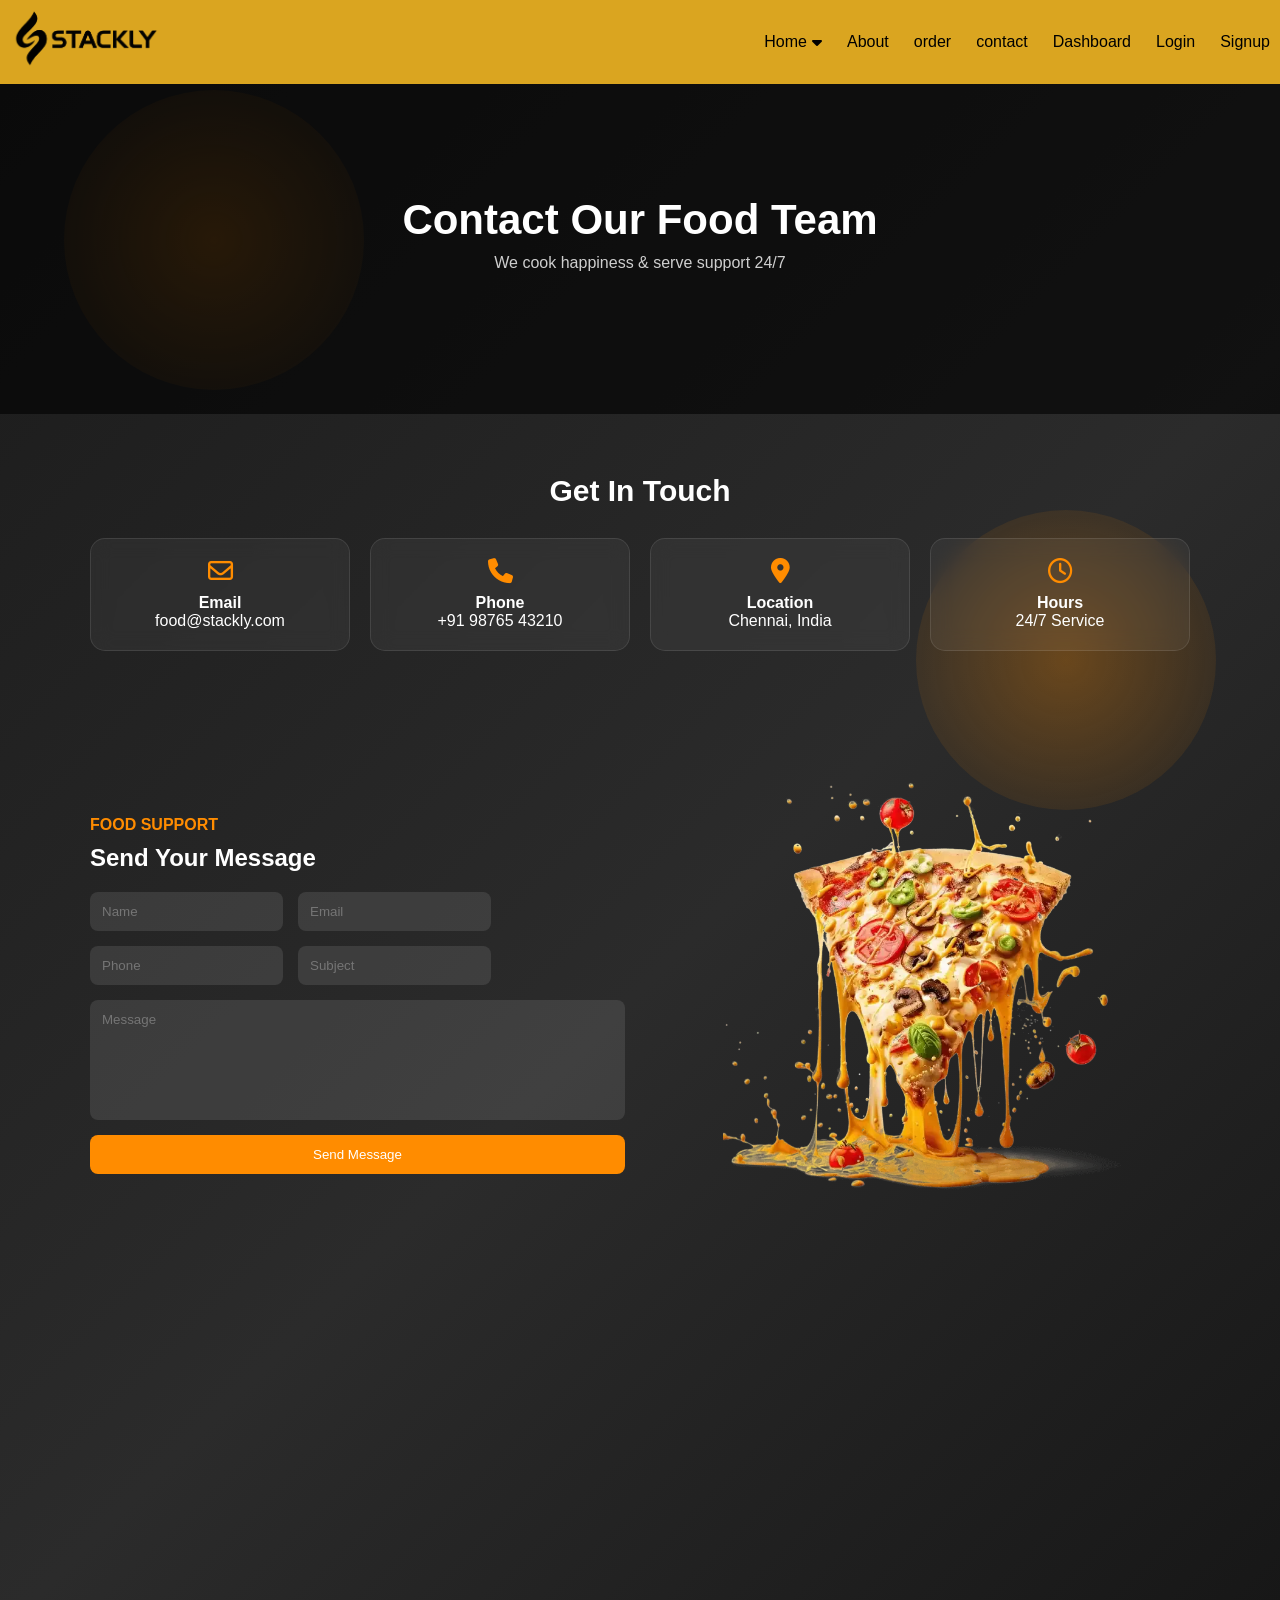
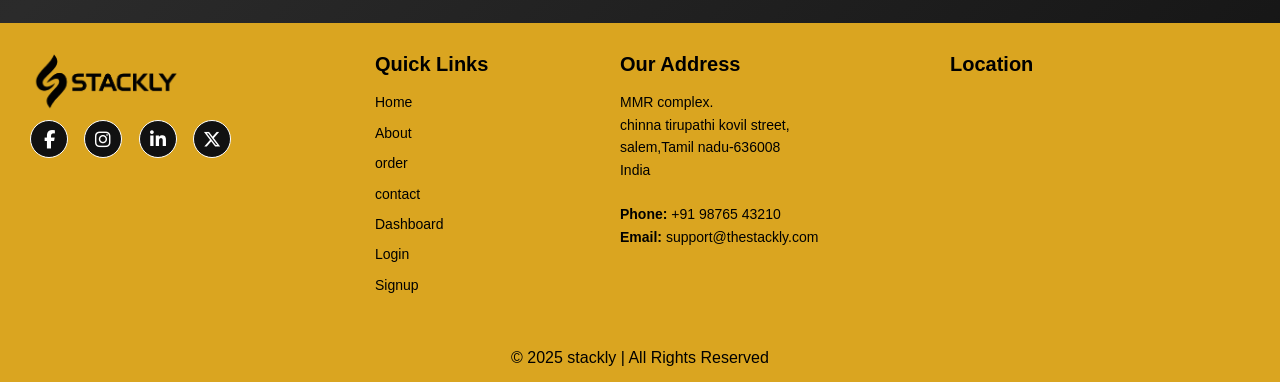
<file: contact.html>
<!DOCTYPE html>
<html lang="en">
<head>
    <meta charset="UTF-8">
    <meta name="viewport" content="width=device-width, initial-scale=1.0">
    <title>Food delivery</title>
    <!-- CSS Files -->
    <link rel="stylesheet" href="./style.css">
    
    <link rel="stylesheet" href="https://cdnjs.cloudflare.com/ajax/libs/font-awesome/6.5.0/css/all.min.css">
</head>
<body>
    <!-- ================= HEADER ================= -->
    <header class="header">
        <a href="index.html">   
            <!-- <img src="./logo.webp" alt="Stackly Logo" style="height: 60px; "> -->
            <img src="./white.webp" alt="Stackly Logo"
    style="height:60px; filter:brightness(0);">
          </a> 
        <!-- div class="logo">Tech<span>Solutions</span></div> -->

        <!-- Navigation -->
        <nav class="navbar">
            <ul class="nav-links" >

                <li class="dropdown">
                    <a href="javascript:void(0)" class="dropdown-btn">Home <i class="fa-solid fa-caret-down"></i></a>
                
                    <ul class="dropdown-content">
                        <li><a href="./index.html">Home 1</a></li>
                        <li><a href="./home2.html">Home 2</a></li>
                    </ul>
                </li>
                

                <li><a href="./about.html">About</a></li>
                <li><a href="./order.html">order</a></li>
                <li><a href="./contact.html">contact</a></li>
                <li><a href="./dashboard.html">Dashboard</a></li>
                <li><a href="./login.html">Login</a></li>
                <li><a href="./signup.html">Signup</a></li>
                

            </ul>
        </nav>

        <!-- Toggle -->
        <div class="menu-toggle" id="menu-toggle">
            <i class="fa-solid fa-bars"></i>
        </div>

    </header>
    

    
    <style>
    
    /* ================= GLOBAL ================= */
    *{
    margin:0;
    padding:0;
    box-sizing:border-box;
    font-family:Poppins, sans-serif;
    }
    
    body{
    background:linear-gradient(135deg,#1a1a1a,#2b2b2b,#111);
    color:#fff;
    overflow-x:hidden;
    scroll-behavior:smooth;
    }
    
    /* floating food glow bubbles */
    body::before,
    body::after{
    content:"";
    position:fixed;
    width:300px;
    height:300px;
    background:radial-gradient(circle,rgba(255,140,0,0.3),transparent);
    border-radius:50%;
    animation:float 10s infinite alternate;
    z-index:-1;
    }
    
    body::before{top:10%;left:5%;}
    body::after{bottom:10%;right:5%;}
    
    @keyframes float{
    from{transform:translateY(0);}
    to{transform:translateY(40px);}
    }
    
    /* ================= HERO ================= */
    .contact-hero{
    height:40vh;
    display:flex;
    align-items:center;
    justify-content:center;
    text-align:center;
    /* background:url("./chocolate.webp") center/cover no-repeat; */
    position:relative;
    }
    
    .hero-overlay{
    position:absolute;
    inset:0;
    background:rgba(0,0,0,0.6);
    display:flex;
    flex-direction:column;
    justify-content:center;
    align-items:center;
    }
    
    .hero-overlay h1{
    font-size:42px;
    animation:fadeDown 1s ease;
    }
    
    .hero-overlay p{
    opacity:0.8;
    margin-top:10px;
    }
    
    @keyframes fadeDown{
    from{transform:translateY(-30px);opacity:0;}
    to{transform:translateY(0);opacity:1;}
    }
    
    /* ================= CONTACT INFO ================= */
    .contact-section{
    padding:60px 20px;
    }
    
    .contact-container{
    max-width:1100px;
    margin:auto;
    }
    
    .contact-header h2{
    text-align:center;
    font-size:30px;
    margin-bottom:30px;
    }
    
    .contact-info-grid{
    display:grid;
    grid-template-columns:repeat(auto-fit,minmax(220px,1fr));
    gap:20px;
    }
    
    .contact-card{
    background:rgba(255,255,255,0.05);
    backdrop-filter:blur(10px);
    padding:20px;
    border-radius:15px;
    text-align:center;
    transition:0.3s;
    border:1px solid rgba(255,255,255,0.1);
    }
    
    .contact-card:hover{
    transform:translateY(-10px);
    background:rgba(255,140,0,0.1);
    }
    
    .contact-icon{
    font-size:25px;
    margin-bottom:10px;
    color:#ff8c00;
    }
    
    /* ================= FORM SECTION ================= */
    .contact-form-section{
    padding:60px 20px;
    }
    
    .contact-wrapper{
    max-width:1100px;
    margin:auto;
    display:flex;
    gap:30px;
    flex-wrap:wrap;
    align-items:center;
    }
    
    /* LEFT */
    .contact-left{
    flex:1;
    }
    
    .contact-tag{
    color:#ff8c00;
    font-weight:600;
    }
    
    .contact-left h2{
    margin:10px 0 20px;
    }
    
    /* FORM */
    .contact-form{
    display:flex;
    flex-direction:column;
    gap:15px;
    }
    
    .form-row{
    display:flex;
    gap:15px;
    }
    
    .field{
    flex:1;
    display:flex;
    flex-direction:column;
    }
    
    input, textarea{
    padding:12px;
    border:none;
    outline:none;
    border-radius:8px;
    background:rgba(255,255,255,0.1);
    color:#fff;
    }
    
    textarea{
    height:120px;
    resize:none;
    }
    
    button{
    padding:12px;
    border:none;
    background:#ff8c00;
    color:#fff;
    border-radius:8px;
    cursor:pointer;
    transition:0.3s;
    }
    
    button:hover{
    transform:scale(1.05);
    background:#ff6a00;
    }
    
    /* RIGHT IMAGE */
    .contact-right{
    flex:1;
    display:flex;
    justify-content:center;
    }
    
    .image-box img{
    width:100%;
    max-width:400px;
    border-radius:15px;
    transition:0.4s;
    }
    
    .image-box img:hover{
    transform:scale(1.05) rotate(1deg);
    }
    
    /* ================= MAP ================= */
    .map-box{
    margin-top:40px;
    }
    
    .map-box iframe{
    width:100%;
    height:300px;
    border:none;
    border-radius:15px;
    }
    
    /* ================= RESPONSIVE ================= */
    
    /* TABLET */
    @media(max-width:1024px){
    .hero-overlay h1{
    font-size:32px;
    }
    }
    
    /* SMALL TABLET */
    @media(max-width:768px){
    
    .contact-wrapper{
    flex-direction:column;
    }
    
    .form-row{
    flex-direction:column;
    }
    
    .hero-overlay h1{
    font-size:26px;
    }
    
    }
    
    /* MOBILE */
    @media(max-width:480px){
    
    .hero-overlay h1{
    font-size:22px;
    }
    
    .contact-header h2{
    font-size:22px;
    }
    
    button{
    font-size:14px;
    }
    
    }
    
    </style>
    </head>
    
    <body>
    
    <!-- HERO -->
    <br><br><br>
    <section class="contact-hero" >
      <div class="hero-overlay" >
        <h1>Contact Our Food Team</h1>
        <p>We cook happiness & serve support 24/7</p>
      </div>
    </section>
    
    <!-- CONTACT INFO -->
    <section class="contact-section">
    <div class="contact-container">
    
    <div class="contact-header">
    <h2>Get In Touch</h2>
    </div>
    
    <div class="contact-info-grid">
    
    <div class="contact-card">
    <i class="fa-regular fa-envelope contact-icon"></i>
    <h4>Email</h4>
    <p>food@stackly.com</p>
    </div>
    
    <div class="contact-card">
    <i class="fa-solid fa-phone contact-icon"></i>
    <h4>Phone</h4>
    <p>+91 98765 43210</p>
    </div>
    
    <div class="contact-card">
    <i class="fa-solid fa-location-dot contact-icon"></i>
    <h4>Location</h4>
    <p>Chennai, India</p>
    </div>
    
    <div class="contact-card">
    <i class="fa-regular fa-clock contact-icon"></i>
    <h4>Hours</h4>
    <p>24/7 Service</p>
    </div>
    
    </div>
    </div>
    </section>
    
    <!-- FORM -->
    <section class="contact-form-section">
    
    <div class="contact-wrapper">
    
    <div class="contact-left">
    
    <span class="contact-tag">FOOD SUPPORT</span>
    <h2>Send Your Message</h2>
    
    <form class="contact-form" id="form">
    
    <div class="form-row">
    <input id="name" placeholder="Name">
    <input id="email" placeholder="Email">
    </div>
    
    <div class="form-row">
    <input id="phone" placeholder="Phone">
    <input id="subject" placeholder="Subject">
    </div>
    
    <textarea id="message" placeholder="Message"></textarea>
    
    <button type="submit">Send Message</button>
    
    </form>
    
    </div>
    
    <div class="contact-right">
    <div class="image-box">
    <img src="./pizza.webp">
    </div>
    </div>
    
    </div>
    
    <div class="map-box">
    <iframe src="https://www.google.com/maps?q=Chennai&output=embed"></iframe>
    </div>
    
    </section>
    
    <script>
    
    /* FORM VALIDATION */
    document.getElementById("form").addEventListener("submit",function(e){
    e.preventDefault();
    
    let name=document.getElementById("name").value.trim();
    let email=document.getElementById("email").value.trim();
    let phone=document.getElementById("phone").value.trim();
    let subject=document.getElementById("subject").value.trim();
    let message=document.getElementById("message").value.trim();
    
    if(!name || !email || !phone || !subject || !message){
    alert("Please fill all details correctly");
    return;
    }
    
    // success redirect
    window.location.href="404.html";
    });
    
    </script>
    
    </body>
    </html>
  <script src="./script.js"></script>
  <!-- <footer> -->
    <footer class="footer">
      <div class="footer-container">
  
          <!-- Logo / About -->
          <div class="footer-box">
            <a href="index.html">   
              <!-- <img src="./logo.webp" alt="Stackly Logo" class="footer-logo"  style="height:60px;"> -->
  
              <img src="./white.webp" alt="Stackly Logo"
              style="height:60px; filter:brightness(0);"></a>
              <!-- <p>We deliver secure, scalable and innovative IT services for global businesses.</p><br> -->
  
              <!-- Social Icons -->
              <div class="footer-social">
                  <a href="./404.html"><i class="fa-brands fa-facebook-f"></i></a>
                  <a href="./404.html"><i class="fa-brands fa-instagram"></i></a>
                  <a href="./404.html"><i class="fa-brands fa-linkedin-in"></i></a>
                  <a href="./404.html"><i class="fa-brands fa-x-twitter"></i></a>
              </div>
          </div>
  
          <!-- Quick Links -->
          <div class="footer-box">
              <h3>Quick Links</h3>
              <ul>
                <li><a href="./index.html">Home</a></li>
                <li><a href="./about.html">About</a></li>
                <li><a href="./order.html">order</a></li>
                <li><a href="./contact.html">contact</a></li>
                <li><a href="./dashboard.html">Dashboard</a></li>
                <li><a href="./login.html">Login</a></li>
                <li><a href="./signup.html">Signup</a></li>
                
              </ul>
          </div>
  
          <!-- Address -->
          <div class="footer-box">
              <h3>Our Address</h3>
              <p>
                  MMR complex.<br>
                  chinna tirupathi kovil street,<br>
                  salem,Tamil nadu-636008<br>
                  <!-- Bengaluru, Karnataka – 560066<br> -->
                  India<br><br>
  
                  <strong>Phone:</strong> +91 98765 43210<br>
                  <strong>Email:</strong> support@thestackly.com
              </p>
          </div>
  
          <!-- Google Map -->
          <div class="footer-box">
              <h3>Location</h3>
              <iframe 
              src="https://www.google.com/maps?q=Salem%20Tamil%20Nadu&output=embed"
                  allowfullscreen="" 
                  loading="lazy">
              </iframe>
          </div>
  
      </div>
  
      <div class="footer-bottom">
          <p>© 2025 stackly | All Rights Reserved</p>
      </div>
  </footer>
</file>
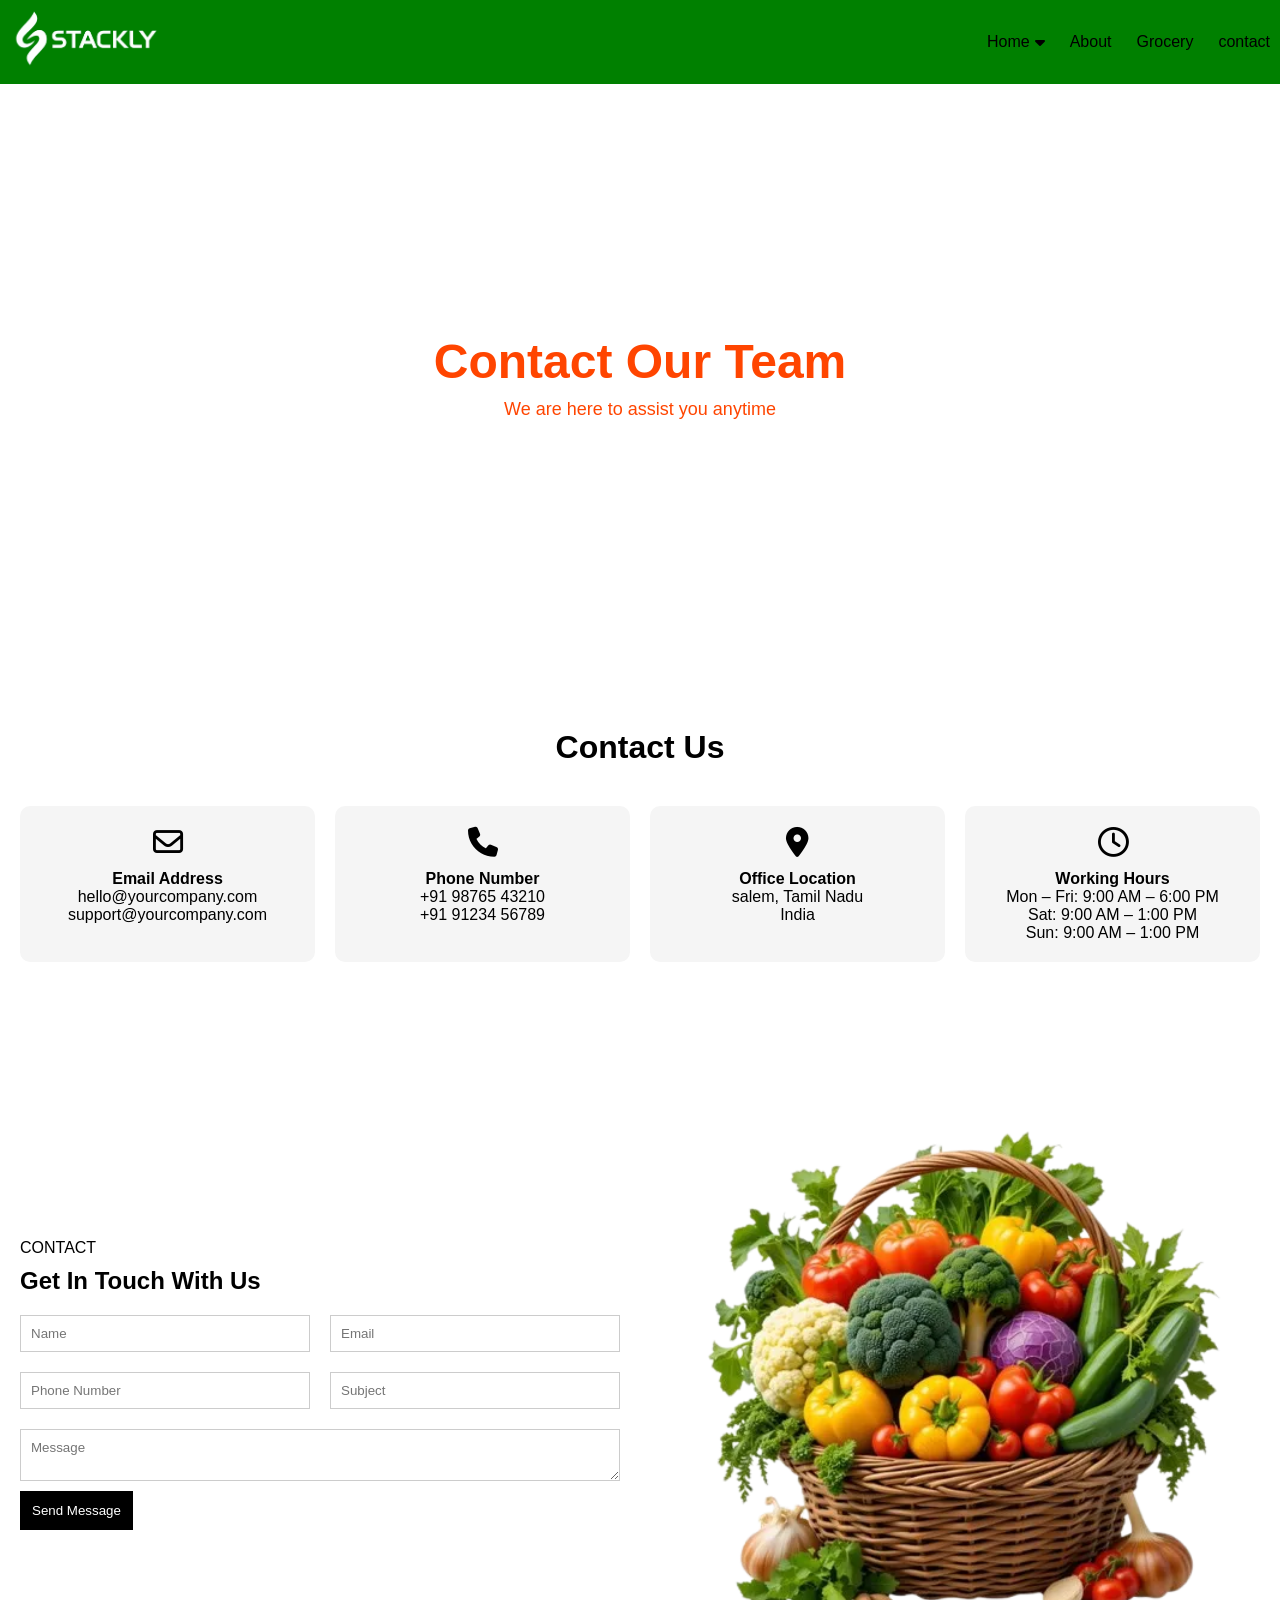
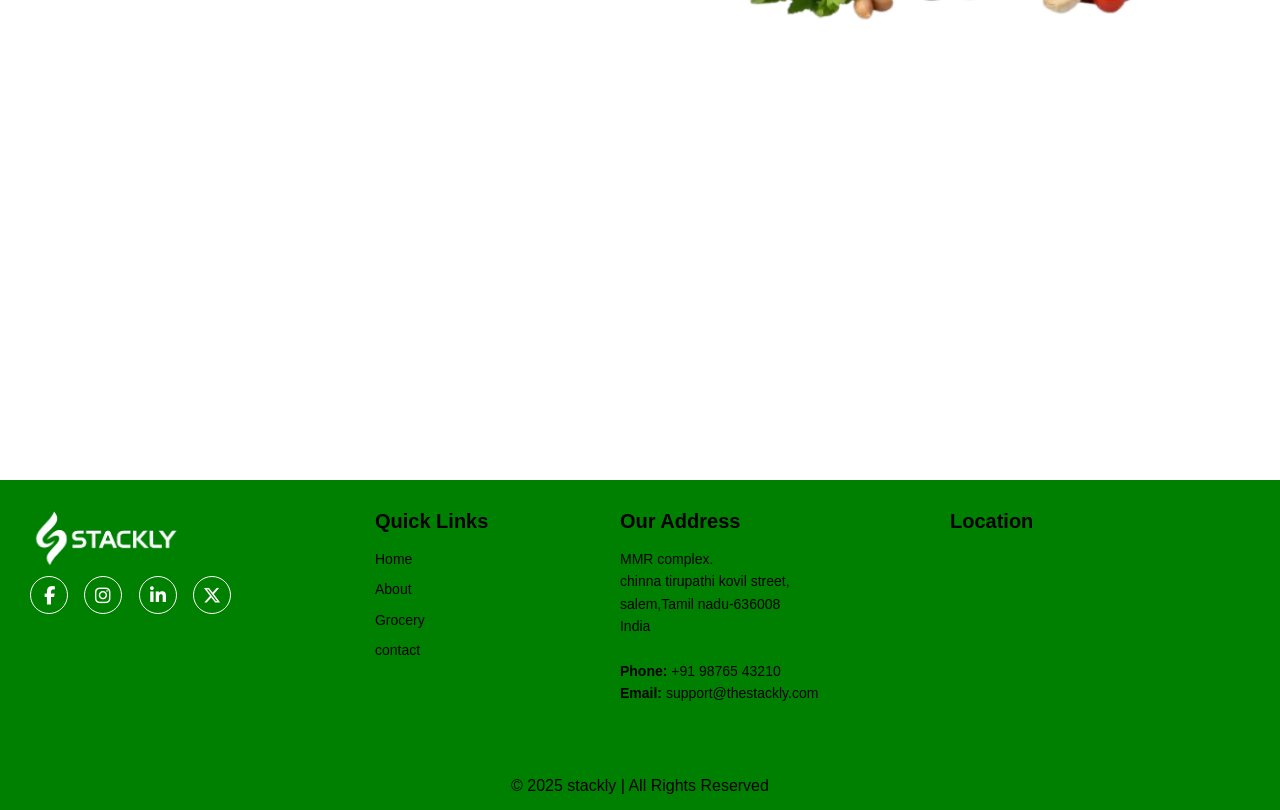
<file: contact1.html>
<!DOCTYPE html>
<html lang="en">
<head>
    <meta charset="UTF-8">
    <meta name="viewport" content="width=device-width, initial-scale=1.0">
    <title>Food delivery</title>
    <!-- CSS Files -->
    <link rel="stylesheet" href="./style1.css">
    
    <link rel="stylesheet" href="https://cdnjs.cloudflare.com/ajax/libs/font-awesome/6.5.0/css/all.min.css">
</head>
<body>
    <!-- ================= HEADER ================= -->
    <header class="header">
        <a href="home2.html">   
            <img src="./white.webp" alt="Stackly Logo" style="height: 60px; ">
          </a> 
        <!-- div class="logo">Tech<span>Solutions</span></div> -->

        <!-- Navigation -->
        <nav class="navbar">
            <ul class="nav-links" >

                <li class="dropdown">
                    <a href="javascript:void(0)" class="dropdown-btn">Home <i class="fa-solid fa-caret-down"></i></a>
                
                    <ul class="dropdown-content">
                        <li><a href="./index.html">Home 1</a></li>
                        <li><a href="./home2.html">Home 2</a></li>
                    </ul>
                </li>
                

                <li><a href="./about1.html">About</a></li>
                <li><a href="./grocery.html">Grocery</a></li>
                <li><a href="./contact1.html">contact</a></li>
                
                

            </ul>
        </nav>

        <!-- Toggle -->
        <div class="menu-toggle" id="menu-toggle">
            <i class="fa-solid fa-bars"></i>
        </div>

    </header>
    
<section class="contact-hero">
    <div class="hero-overlay">
      <h1>Contact Our Team</h1>
      <p>We are here to assist you anytime</p>
    </div>
  </section>

<!-- CONTACT SECTION -->
<section class="contact-section">
    <div class="contact-container">
  
      <!-- Header -->
      <div class="contact-header">
        <h2>Contact Us</h2>
        
      </div>
  
      <!-- Contact Info -->
      <div class="contact-info-grid">
  
        <!-- Email -->
        <div class="contact-card">
          <div class="contact-icon">
            <i class="fa-regular fa-envelope"></i>
          </div>
          <h4>Email Address</h4>
          <p>hello@yourcompany.com</p>
          <p>support@yourcompany.com</p>
        </div>
  
        <!-- Phone -->
        <div class="contact-card">
          <div class="contact-icon">
            <i class="fa-solid fa-phone"></i>
          </div>
          <h4>Phone Number</h4>
          <p>+91 98765 43210</p>
          <p>+91 91234 56789</p>
        </div>
  
        <!-- Location -->
        <div class="contact-card">
          <div class="contact-icon">
            <i class="fa-solid fa-location-dot"></i>
          </div>
          <h4>Office Location</h4>
          <p>salem, Tamil Nadu</p>
          <p>India</p>
        </div>
  
        <!-- Work Time -->
        <div class="contact-card">
          <div class="contact-icon">
            <i class="fa-regular fa-clock"></i>
          </div>
          <h4>Working Hours</h4>
          <p>Mon – Fri: 9:00 AM – 6:00 PM</p>
          <p>Sat: 9:00 AM – 1:00 PM</p>
          <p>Sun: 9:00 AM – 1:00 PM</p>
        </div>
  
      </div>
    </div>
  </section>
  
  <!-- CONTACT FORM SECTION -->
  <section class="contact-form-section">
    <div class="contact-wrapper">
  
      <!-- LEFT CONTENT -->
      <div class="contact-left">
        
        <span class="contact-tag">CONTACT</span>
        <h2>Get In Touch With Us</h2>
        
  <form class="contact-form" id="contactForm" novalidate>
  
    <div class="form-row">
      <div class="field">
        <input type="text" id="name" placeholder="Name">
        <small class="error"></small>
      </div>
  
      <div class="field">
        <input type="email" id="email" placeholder="Email">
        <small class="error"></small>
      </div>
    </div>
  
    <div class="form-row">
      <div class="field">
        <input type="text" id="phone" placeholder="Phone Number">
        <small class="error"></small>
      </div>
  
      <div class="field">
        <input type="text" id="subject" placeholder="Subject">
        <small class="error"></small>
      </div>
    </div>
  
    <div class="field">
      <textarea id="message" placeholder="Message"></textarea>
      <small class="error"></small>
    </div>
  
    <button type="submit">Send Message</button>
  </form>
      </div>
  
      <!-- RIGHT IMAGE -->
      <div class="contact-right">
        <div class="image-box">
          <img src="./veg1.webp" alt="Contact Team">
        </div>
      </div>
  
    </div>
  
    <div class="map-box">
    <iframe
      src="https://www.google.com/maps?q=Salem%20Tamil%20Nadu&output=embed"
      loading="lazy"
      referrerpolicy="no-referrer-when-downgrade">
    </iframe>

    
  </div>
  </section>
  <style>
    *{
margin:0;
padding:0;
box-sizing:border-box;
font-family:'Poppins',sans-serif;
}


/* HERO SECTION */

.contact-hero{
width:100%;
height:65vh;
background-size:cover;
background-position:center;
position:relative;
display:flex;
align-items:center;
justify-content:center;
transition:1s;
}

.hero-overlay{
width:100%;
height:100%;
/* background:rgba(0,0,0,0.6); */
display:flex;
flex-direction:column;
align-items:center;
justify-content:center;
text-align:center;
color: orangered;
padding:20px;
}

.hero-overlay h1{
font-size:48px;
margin-bottom:10px;
}

.hero-overlay p{
font-size:18px;
}

/* CONTACT SECTION */

.contact-section{
padding:60px 20px;
}

.contact-header{
text-align:center;
margin-bottom:40px;
}

.contact-header h2{
font-size:32px;
margin-bottom:10px;
}

.contact-info-grid{
display:grid;
grid-template-columns:repeat(4,1fr);
gap:20px;
}

.contact-card{
background:#f5f5f5;
padding:20px;
text-align:center;
border-radius:10px;
}

.contact-icon{
font-size:30px;
margin-bottom:10px;
}

/* CONTACT FORM */

.contact-form-section{
padding:60px 20px;
}

.contact-wrapper{
display:flex;
align-items:center;
justify-content:space-between;
gap:40px;
flex-wrap:wrap;
}

.contact-left{
flex:1;
position:relative;
}

.contact-left h2{
margin:10px 0;
}

.contact-right{
flex:1;
}

.contact-right img{
width:100%;
border-radius:10px;
}

/* FLOATING IMAGE */

.floating-img{
width:150px;
position:absolute;
top:50px;
right:-50px;
animation:float 3s ease-in-out infinite;
}

@keyframes float{
0%,100%{transform:translateY(0);}
50%{transform:translateY(-20px);}
}

/* FORM */

.form-row{
display:flex;
gap:20px;
flex-wrap:wrap;
}

.field{
flex:1;
display:flex;
flex-direction:column;
}

.contact-form input,
.contact-form textarea{
padding:10px;
margin:10px 0;
border:1px solid #ccc;
}

.contact-form button{
padding:12px;
background:#000;
color:#fff;
border:none;
cursor:pointer;
}

/* MAP */

.map-box iframe{
width:100%;
height:300px;
border:0;
margin-top:30px;
}

/* TABLET VIEW */

@media(max-width:1024px){

.contact-info-grid{
grid-template-columns:repeat(2,1fr);
}

.contact-wrapper{
flex-direction:column;
}

.floating-img{
right:0;
}

}

/* MOBILE VIEW */

@media(max-width:768px){

.hero-overlay h1{
font-size:28px;
}

.hero-overlay p{
font-size:14px;
}

.contact-info-grid{
grid-template-columns:1fr;
}

.form-row{
flex-direction:column;
}

.floating-img{
position:static;
margin:20px auto;
display:block;
}

.contact-hero{
height:40vh;
}

}

/* SMALL MOBILE */

@media(max-width:480px){

.hero-overlay h1{
font-size:22px;
}

.hero-overlay p{
font-size:12px;
}

}
  </style>

  <script>
    const hero=document.querySelector(".contact-hero");

const images=[
"./back2.webp",
"./back3.webp",
"./back4webp.webp"
];

let i=0;

setInterval(()=>{
hero.style.backgroundImage=`url(${images[i]})`;
i=(i+1)%images.length;
},3000);

document.getElementById("contactForm").addEventListener("submit",function(e){

e.preventDefault();

let name=document.getElementById("name").value.trim();
let email=document.getElementById("email").value.trim();
let phone=document.getElementById("phone").value.trim();
let subject=document.getElementById("subject").value.trim();
let message=document.getElementById("message").value.trim();

if(name==="" || email==="" || phone==="" || subject==="" || message===""){

alert("Please fill all details");

}else{

window.location.href="404.html";

}

});
  </script>
  <script src="./script.js"></script>
  <!-- <footer> -->
    <footer class="footer">
      <div class="footer-container">
  
          <!-- Logo / About -->
          <div class="footer-box">
            <a href="./home2.html">  
              <img src="./white.webp" alt="Stackly Logo" class="footer-logo"  style="height:60px;"></a>
  
             
              <!-- <p>We deliver secure, scalable and innovative IT services for global businesses.</p><br> -->
  
              <!-- Social Icons -->
              <div class="footer-social">
                  <a href="./404.html"><i class="fa-brands fa-facebook-f"></i></a>
                  <a href="./404.html"><i class="fa-brands fa-instagram"></i></a>
                  <a href="./404.html"><i class="fa-brands fa-linkedin-in"></i></a>
                  <a href="./404.html"><i class="fa-brands fa-x-twitter"></i></a>
              </div>
          </div>
  
          <!-- Quick Links -->
          <div class="footer-box">
              <h3>Quick Links</h3>
              <ul>
                <li><a href="./home2.html">Home</a></li>
                <li><a href="./about1.html">About</a></li>
                <li><a href="./grocery.html">Grocery</a></li>
                <li><a href="./contact1.html">contact</a></li>
                
                
              </ul>
          </div>
  
          <!-- Address -->
          <div class="footer-box">
              <h3>Our Address</h3>
              <p>
                  MMR complex.<br>
                  chinna tirupathi kovil street,<br>
                  salem,Tamil nadu-636008<br>
                  <!-- Bengaluru, Karnataka – 560066<br> -->
                  India<br><br>
  
                  <strong>Phone:</strong> +91 98765 43210<br>
                  <strong>Email:</strong> support@thestackly.com
              </p>
          </div>
  
          <!-- Google Map -->
          <div class="footer-box">
              <h3>Location</h3>
              <iframe 
              src="https://www.google.com/maps?q=Salem%20Tamil%20Nadu&output=embed"
                  allowfullscreen="" 
                  loading="lazy">
              </iframe>
          </div>
  
      </div>
  
      <div class="footer-bottom">
          <p>© 2025 stackly | All Rights Reserved</p>
      </div>
  </footer>
</file>
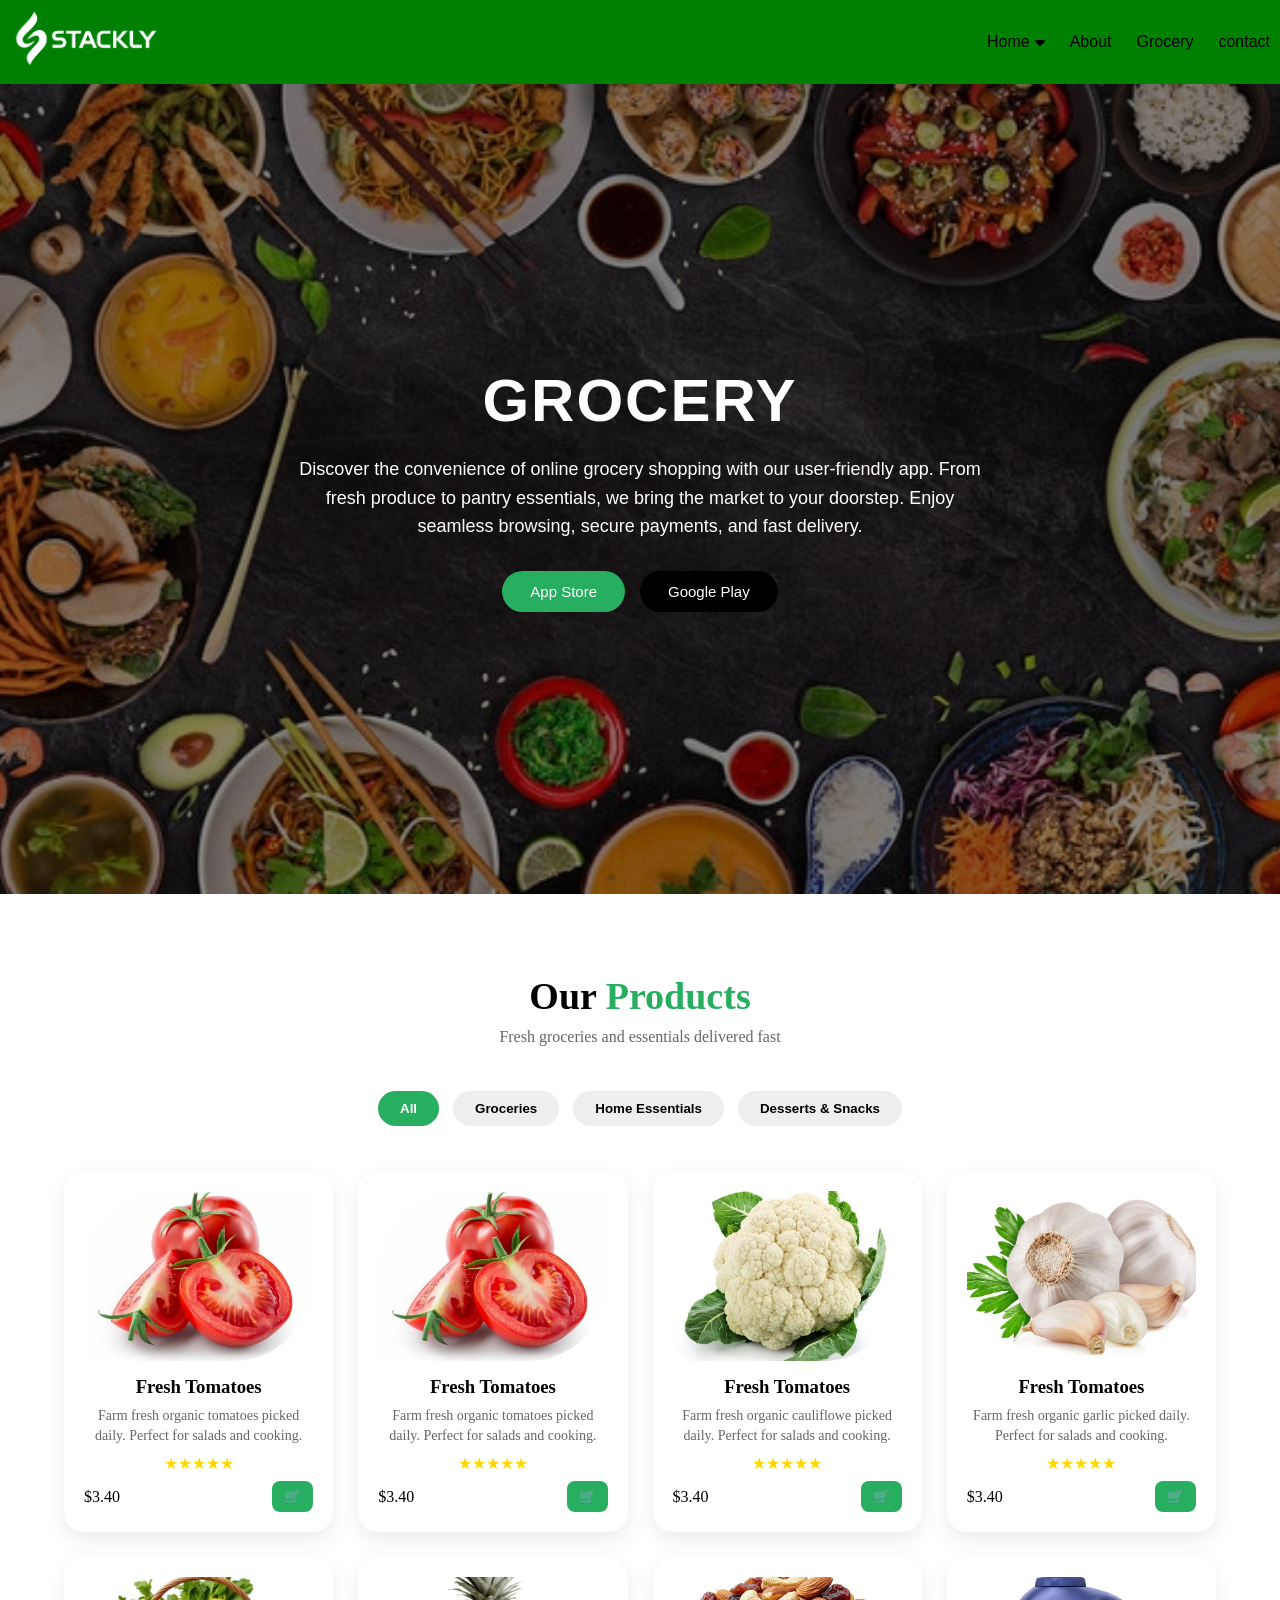
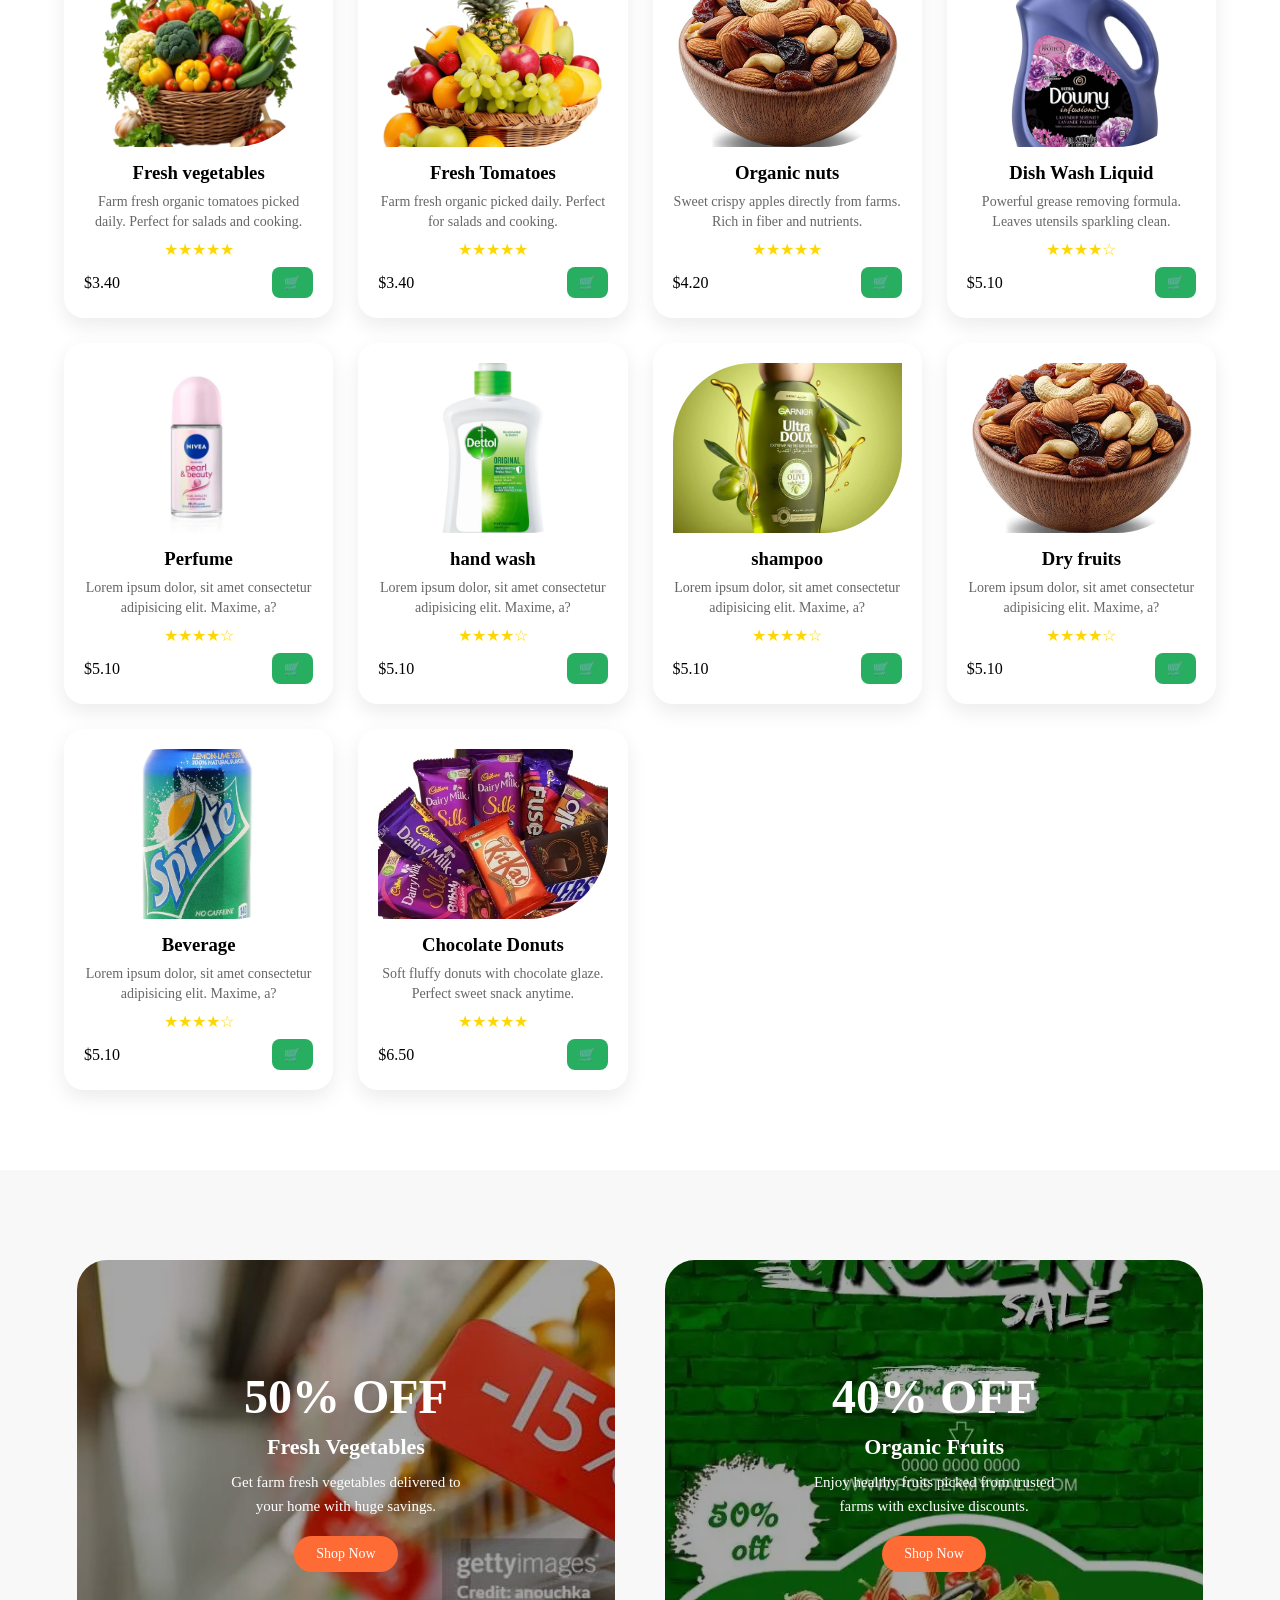
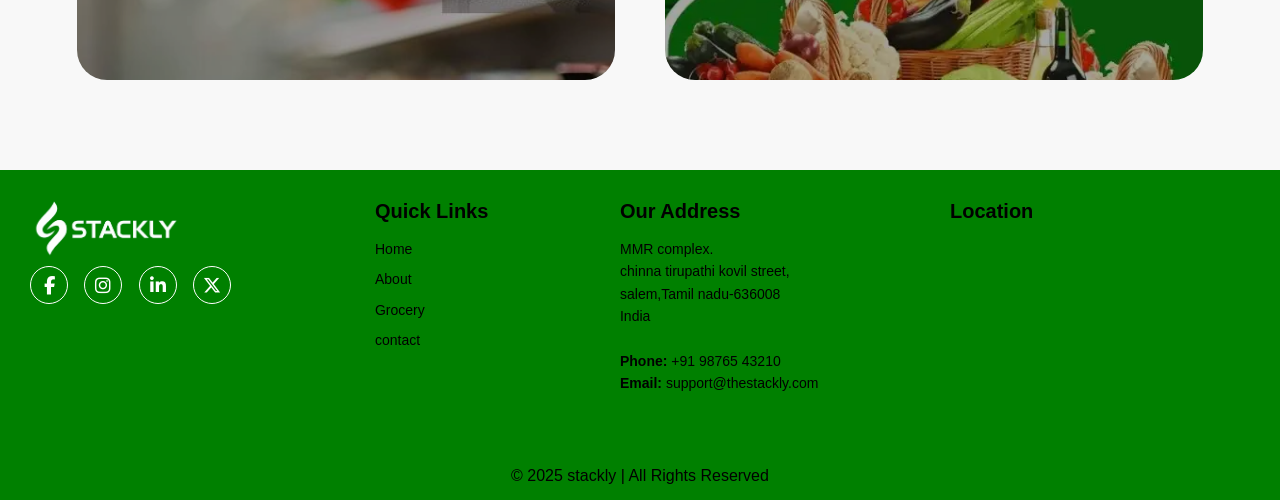
<file: grocery.html>
<!DOCTYPE html>
<html lang="en">
<head>
    <meta charset="UTF-8">
    <meta name="viewport" content="width=device-width, initial-scale=1.0">
    <title>Food delivery</title>
    <!-- CSS Files -->
    <link rel="stylesheet" href="./style1.css">
    
    <link rel="stylesheet" href="https://cdnjs.cloudflare.com/ajax/libs/font-awesome/6.5.0/css/all.min.css">
</head>
<body>
    <!-- ================= HEADER ================= -->
    <header class="header">
        <a href="home2.html">   
            <img src="./white.webp" alt="Stackly Logo" style="height: 60px; ">
          </a> 
        <!-- div class="logo">Tech<span>Solutions</span></div> -->

        <!-- Navigation -->
        <nav class="navbar">
            <ul class="nav-links" >

                <li class="dropdown">
                    <a href="javascript:void(0)" class="dropdown-btn">Home <i class="fa-solid fa-caret-down"></i></a>
                
                    <ul class="dropdown-content">
                        <li><a href="./index.html">Home 1</a></li>
                        <li><a href="./home2.html">Home 2</a></li>
                    </ul>
                </li>
                

                <li><a href="./about1.html">About</a></li>
                <li><a href="./grocery.html">Grocery</a></li>
                <li><a href="./contact1.html">contact</a></li>
                
                

            </ul>
        </nav>

        <!-- Toggle -->
        <div class="menu-toggle" id="menu-toggle">
            <i class="fa-solid fa-bars"></i>
        </div>

    </header>

<section class="fdHeroSliderSection">

    <div class="fdHeroSlider">
    
    <!-- SLIDES -->
    <div class="fdHeroSlide active">
    <img src="./back2.webp" alt="">
    </div>
    
    <div class="fdHeroSlide">
    <img src="./back3.webp" alt="">
    </div>
    
    <div class="fdHeroSlide">
    <img src="./back4webp.webp" alt="">
    </div>
    
    </div>
    
    
    <!-- OVERLAY -->
    <div class="fdHeroOverlay"></div>
    
    
    <!-- CONTENT -->
    <div class="fdHeroContent">
    
    <h1>GROCERY</h1>
    
    <p>
    Discover the convenience of online grocery shopping with our user-friendly app.
    From fresh produce to pantry essentials, we bring the market to your doorstep.
    Enjoy seamless browsing, secure payments, and fast delivery.
    </p>
    
    <div class="fdHeroStoreButtons">
    <a href="./404.html" class="fdHeroBtn">App Store</a>
    <a href="./404.html" class="fdHeroBtn fdGoogleBtn">Google Play</a>
    </div>
    
    </div>
    
    </section>

    <Style>
        /* SECTION */

.fdHeroSliderSection{
position:relative;
width:100%;
height:90vh;
overflow:hidden;
font-family:Poppins,sans-serif;
}

/* SLIDER */

.fdHeroSlider{
position:absolute;
width:100%;
height:100%;
top:0;
left:0;
}

/* EACH SLIDE */

.fdHeroSlide{
position:absolute;
width:100%;
height:100%;
opacity:0;
transition:opacity 1s ease-in-out;
}

.fdHeroSlide img{
width:100%;
height:100%;
object-fit:cover;
}

/* ACTIVE SLIDE */

.fdHeroSlide.active{
opacity:1;
}

/* OVERLAY */

.fdHeroOverlay{
position:absolute;
top:0;
left:0;
width:100%;
height:100%;
background:rgba(0,0,0,0.45);
z-index:2;
}

/* CONTENT */

.fdHeroContent{
position:relative;
z-index:3;
max-width:900px;
height:100%;
margin:auto;
display:flex;
flex-direction:column;
justify-content:center;
align-items:center;
text-align:center;
padding:20px;
color:white;
}

/* TITLE */

.fdHeroContent h1{
font-size:60px;
margin-bottom:20px;
letter-spacing:2px;
}

/* TEXT */

.fdHeroContent p{
font-size:18px;
line-height:1.6;
max-width:700px;
margin-bottom:30px;
}

/* BUTTONS */

.fdHeroStoreButtons{
display:flex;
gap:15px;
flex-wrap:wrap;
justify-content:center;
}

.fdHeroBtn{
padding:12px 28px;
background:#27ae60;
border-radius:30px;
color:white;
text-decoration:none;
font-size:15px;
transition:.3s;
}

.fdHeroBtn:hover{
background:#1e8e4f;
}

.fdGoogleBtn{
background:#000;
}

.fdGoogleBtn:hover{
background:#222;
}


/* ================= RESPONSIVE ================= */

/* LAPTOP */

@media(max-width:1200px){

.fdHeroContent h1{
font-size:50px;
}

}

/* TABLET */

@media(max-width:992px){

.fdHeroContent h1{
font-size:40px;
}

.fdHeroContent p{
font-size:16px;
}

}

/* MOBILE */

@media(max-width:768px){

.fdHeroSliderSection{
height:80vh;
}

.fdHeroContent h1{
font-size:32px;
}

.fdHeroContent p{
font-size:14px;
}

.fdHeroBtn{
padding:10px 20px;
font-size:14px;
}

}
    </Style>

    <script>
        const fdSlides = document.querySelectorAll(".fdHeroSlide");

let fdIndex = 0;

function fdAutoSlide(){

fdSlides.forEach(slide=>{
slide.classList.remove("active");
});

fdIndex++;

if(fdIndex >= fdSlides.length){
fdIndex = 0;
}

fdSlides[fdIndex].classList.add("active");

}

setInterval(fdAutoSlide,4000);
    </script>

<section class="qpProductSection">

    <div class="qpHeader">
    <h2>Our <span>Products</span></h2>
    <p>Fresh groceries and essentials delivered fast</p>
    </div>
    
    <!-- FILTER -->
    <div class="qpFilters">
    <button class="qpFilterBtn active" data-filter="all">All</button>
    <button class="qpFilterBtn" data-filter="grocery">Groceries</button>
    <button class="qpFilterBtn" data-filter="home">Home Essentials</button>
    <button class="qpFilterBtn" data-filter="snack">Desserts & Snacks</button>
    </div>
    
    
    <!-- PRODUCT GRID -->
    <div class="qpGrid">
    
    <!-- PRODUCT -->
    <div class="qpCard grocery">
    
    <div class="qpImgWrap">
    <img src="./tomato.webp">
    
    <div class="qpQuickView">Quick View</div>
    </div>
    
    <h3>Fresh Tomatoes</h3>
    
    <p class="qpDesc">
    Farm fresh organic tomatoes picked daily.  
    Perfect for salads and cooking.
    </p>
    
    <div class="qpRating">★★★★★</div>
    
    <div class="qpBottom">
    <span>$3.40</span>
    <button class="qpCart">🛒</button>
    </div>
    
    </div>

    <div class="qpCard grocery">
    
        <div class="qpImgWrap">
        <img src="./tomato.webp">
        
        <div class="qpQuickView">Quick View</div>
        </div>
        
        <h3>Fresh Tomatoes</h3>
        
        <p class="qpDesc">
        Farm fresh organic tomatoes picked daily.  
        Perfect for salads and cooking.
        </p>
        
        <div class="qpRating">★★★★★</div>
        
        <div class="qpBottom">
        <span>$3.40</span>
        <button class="qpCart">🛒</button>
        </div>
        
        </div>
    
        
        <div class="qpCard grocery">
    
            <div class="qpImgWrap">
            <img src="./Cauliflower.webp">
            
            <div class="qpQuickView">Quick View</div>
            </div>
            
            <h3>Fresh Tomatoes</h3>
            
            <p class="qpDesc">
            Farm fresh organic cauliflowe picked daily.  
            Perfect for salads and cooking.
            </p>
            
            <div class="qpRating">★★★★★</div>
            
            <div class="qpBottom">
            <span>$3.40</span>
            <button class="qpCart">🛒</button>
            </div>
            
            </div>
    
            
            <div class="qpCard grocery">
    
                <div class="qpImgWrap">
                <img src="./Garlic.webp">
                
                <div class="qpQuickView">Quick View</div>
                </div>
                
                <h3>Fresh Tomatoes</h3>
                
                <p class="qpDesc">
                Farm fresh organic garlic picked daily.  
                Perfect for salads and cooking.
                </p>
                
                <div class="qpRating">★★★★★</div>
                
                <div class="qpBottom">
                <span>$3.40</span>
                <button class="qpCart">🛒</button>
                </div>
                
                </div>
    
                
                <div class="qpCard grocery">
    
                    <div class="qpImgWrap">
                    <img src="./veg1.webp">
                    
                    <div class="qpQuickView">Quick View</div>
                    </div>
                    
                    <h3>Fresh vegetables</h3>
                    
                    <p class="qpDesc">
                    Farm fresh organic tomatoes picked daily.  
                    Perfect for salads and cooking.
                    </p>
                    
                    <div class="qpRating">★★★★★</div>
                    
                    <div class="qpBottom">
                    <span>$3.40</span>
                    <button class="qpCart">🛒</button>
                    </div>
                    
                    </div>
    
                    
                    <div class="qpCard grocery">
    
                        <div class="qpImgWrap">
                        <img src="./fruits.webp">
                        
                        <div class="qpQuickView">Quick View</div>
                        </div>
                        
                        <h3>Fresh Tomatoes</h3>
                        
                        <p class="qpDesc">
                        Farm fresh organic  picked daily.  
                        Perfect for salads and cooking.
                        </p>
                        
                        <div class="qpRating">★★★★★</div>
                        
                        <div class="qpBottom">
                        <span>$3.40</span>
                        <button class="qpCart">🛒</button>
                        </div>
                        
                        </div>
                        
    
    
    <!-- PRODUCT -->
    <div class="qpCard grocery">
    
    <div class="qpImgWrap">
    <img src="./dryfruits.webp">
    <div class="qpQuickView">Quick View</div>
    </div>
    
    <h3>Organic nuts</h3>
    
    <p class="qpDesc">
    Sweet crispy apples directly from farms.  
    Rich in fiber and nutrients.
    </p>
    
    <div class="qpRating">★★★★★</div>
    
    <div class="qpBottom">
    <span>$4.20</span>
    <button class="qpCart">🛒</button>
    </div>
    
    </div>
    
    
    <!-- PRODUCT -->
    <div class="qpCard home">
    
    <div class="qpImgWrap">
    <img src="./detergent.webp">
    <div class="qpQuickView">Quick View</div>
    </div>
    
    <h3>Dish Wash Liquid</h3>
    
    <p class="qpDesc">
    Powerful grease removing formula.  
    Leaves utensils sparkling clean.
    </p>
    
    <div class="qpRating">★★★★☆</div>
    
    <div class="qpBottom">
    <span>$5.10</span>
    <button class="qpCart">🛒</button>
    </div>

    
    
    </div>


    <div class="qpCard home">
    
        <div class="qpImgWrap">
        <img src="./deodorant.webp">
        <div class="qpQuickView">Quick View</div>
        </div>
        
        <h3>  Perfume </h3>
        
        <p class="qpDesc">
        Lorem ipsum dolor, sit amet consectetur 
        adipisicing elit. Maxime, a?
        </p>
        
        <div class="qpRating">★★★★☆</div>
        
        <div class="qpBottom">
        <span>$5.10</span>
        <button class="qpCart">🛒</button>
        </div>
    
        
        
        </div>


    <div class="qpCard home">
    
        <div class="qpImgWrap">
        <img src="./handwash.webp">
        <div class="qpQuickView">Quick View</div>
        </div>
        
        <h3>  hand wash</h3>
        
        <p class="qpDesc">
        Lorem ipsum dolor, sit amet consectetur 
        adipisicing elit. Maxime, a?
        </p>
        
        <div class="qpRating">★★★★☆</div>
        
        <div class="qpBottom">
        <span>$5.10</span>
        <button class="qpCart">🛒</button>
        </div>
    
        
        
        </div>


    <div class="qpCard home">
    
        <div class="qpImgWrap">
        <img src="./Shampoo.webp">
        <div class="qpQuickView">Quick View</div>
        </div>
        
        <h3>  shampoo </h3>
        
        <p class="qpDesc">
        Lorem ipsum dolor, sit amet consectetur 
        adipisicing elit. Maxime, a?
        </p>
        
        <div class="qpRating">★★★★☆</div>
        
        <div class="qpBottom">
        <span>$5.10</span>
        <button class="qpCart">🛒</button>
        </div>
    
        
        
        </div>

        <div class="qpCard snack">
    
            <div class="qpImgWrap">
            <img src="./dryfruits.webp">
            <div class="qpQuickView">Quick View</div>
            </div>
            
            <h3>  Dry fruits </h3>
            
            <p class="qpDesc">
            Lorem ipsum dolor, sit amet consectetur 
            adipisicing elit. Maxime, a?
            </p>
            
            <div class="qpRating">★★★★☆</div>
            
            <div class="qpBottom">
            <span>$5.10</span>
            <button class="qpCart">🛒</button>
            </div>
        
            
            
            </div>


            <div class="qpCard snack">
    
                <div class="qpImgWrap">
                <img src="./beverages.webp">
                <div class="qpQuickView">Quick View</div>
                </div>
                
                <h3>  Beverage  </h3>
                
                <p class="qpDesc">
                Lorem ipsum dolor, sit amet consectetur 
                adipisicing elit. Maxime, a?
                </p>
                
                <div class="qpRating">★★★★☆</div>
                
                <div class="qpBottom">
                <span>$5.10</span>
                <button class="qpCart">🛒</button>
                </div>
            
                
                
                </div>
    
    
    <!-- PRODUCT -->
    <div class="qpCard snack">
    
    <div class="qpImgWrap">
    <img src="./chocolate.webp">
    <div class="qpQuickView">Quick View</div>
    </div>
    
    <h3>Chocolate Donuts</h3>
    
    <p class="qpDesc">
    Soft fluffy donuts with chocolate glaze.  
    Perfect sweet snack anytime.
    </p>
    
    <div class="qpRating">★★★★★</div>
    
    <div class="qpBottom">
    <span>$6.50</span>
    <button class="qpCart">🛒</button>
    </div>
    
    </div>
    
    
    </div>


    

    


    
    
    </section>
    
    
    <!-- QUICK VIEW POPUP -->
    <div class="qpPopup">
    
    <div class="qpPopupContent">
    
    <span class="qpClose">✕</span>
    
    <img id="qpPopupImg">
    
    <h3 id="qpPopupTitle"></h3>
    
    <p id="qpPopupDesc"></p>
    
    </div>
    
    </div>

    <Style>
        .qpProductSection{
padding:80px 5%;
font-family:Poppins;
text-align:center;
}

.qpHeader h2{
font-size:38px;
}

.qpHeader span{
color:#27ae60;
}

.qpHeader p{
margin-top:10px;
color:#666;
}

/* FILTER */

.qpFilters{
margin:40px 0;
}

.qpFilterBtn{
padding:10px 22px;
border:none;
background:#eee;
border-radius:30px;
margin:5px;
cursor:pointer;
font-weight:600;
}

.qpFilterBtn.active{
background:#27ae60;
color:white;
}


/* GRID */

.qpGrid{
display:grid;
grid-template-columns:repeat(auto-fit,minmax(230px,1fr));
gap:25px;
}


/* CARD */

.qpCard{
background:white;
padding:20px;
border-radius:20px;
box-shadow:0 8px 20px rgba(0,0,0,0.08);
opacity:0;
transform:translateY(40px);
transition:0.5s;
}

.qpCard.show{
opacity:1;
transform:translateY(0);
}


/* IMAGE */

.qpImgWrap{
position:relative;
overflow:hidden;
border-radius:80px 0 80px 0;
height:170px;
margin-bottom:15px;
}

.qpImgWrap img{
width:100%;
height:100%;
object-fit:cover;
}


/* QUICK VIEW */

.qpQuickView{
position:absolute;
bottom:0;
left:0;
width:100%;
background:rgba(0,0,0,0.7);
color:white;
padding:10px;
transform:translateY(100%);
transition:0.4s;
cursor:pointer;
}

.qpImgWrap:hover .qpQuickView{
transform:translateY(0);
}


/* DESCRIPTION */

.qpDesc{
font-size:14px;
color:#666;
margin:8px 0;
line-height:1.4;
height:40px;
overflow:hidden;
}


/* RATING */

.qpRating{
color:gold;
margin:8px 0;
}


/* BOTTOM */

.qpBottom{
display:flex;
justify-content:space-between;
align-items:center;
}

.qpCart{
background:#27ae60;
border:none;
color:white;
padding:8px 12px;
border-radius:8px;
cursor:pointer;
}


/* POPUP */

.qpPopup{
position:fixed;
top:0;
left:0;
width:100%;
height:100%;
background:rgba(0,0,0,0.7);
display:none;
justify-content:center;
align-items:center;
z-index:1000;
}

.qpPopupContent{
background:white;
padding:30px;
border-radius:15px;
max-width:400px;
width:90%;
text-align:center;
position:relative;
}

.qpPopupContent img{
width:100%;
border-radius:12px;
margin-bottom:15px;
}

.qpClose{
position:absolute;
top:10px;
right:15px;
font-size:20px;
cursor:pointer;
}


/* MOBILE */

@media(max-width:768px){

.qpHeader h2{
font-size:28px;
}

.qpImgWrap{
height:150px;
}

}
    </Style>

    <script>
        // FILTER

const filterBtns = document.querySelectorAll(".qpFilterBtn");
const cards = document.querySelectorAll(".qpCard");

filterBtns.forEach(btn=>{

btn.addEventListener("click",()=>{

document.querySelector(".qpFilterBtn.active").classList.remove("active");
btn.classList.add("active");

let filter = btn.dataset.filter;

cards.forEach(card=>{

if(filter === "all" || card.classList.contains(filter)){
card.style.display="block";
}
else{
card.style.display="none";
}

});

});

});


// ADD TO CART -> 404

document.querySelectorAll(".qpCart").forEach(btn=>{

btn.addEventListener("click",()=>{
window.location.href="404.html";
});

});


// LOAD ANIMATION

window.addEventListener("load",()=>{

cards.forEach((card,index)=>{
setTimeout(()=>{
card.classList.add("show");
},index*120);
});

});


// QUICK VIEW POPUP

const popup = document.querySelector(".qpPopup");
const popupImg = document.getElementById("qpPopupImg");
const popupTitle = document.getElementById("qpPopupTitle");
const popupDesc = document.getElementById("qpPopupDesc");

document.querySelectorAll(".qpQuickView").forEach(btn=>{

btn.addEventListener("click",(e)=>{

let card = e.target.closest(".qpCard");

popup.style.display="flex";

popupImg.src = card.querySelector("img").src;
popupTitle.innerText = card.querySelector("h3").innerText;
popupDesc.innerText = card.querySelector(".qpDesc").innerText;

});

});


document.querySelector(".qpClose").onclick = ()=>{
popup.style.display="none";
}

window.onclick = function(e){
if(e.target == popup){
popup.style.display="none";
}
}
    </script>


<section class="gx-parallax-discount">

    <div class="gx-discount-container">
    
    <!-- LEFT DISCOUNT -->
    <div class="gx-discount-card gx-left-card">
    
    <div class="gx-discount-img">
    <img src="dis1.webp" alt="Fresh Vegetables">
    </div>
    
    <div class="gx-discount-content">
    <h2>50% OFF</h2>
    <h4>Fresh Vegetables</h4>
    <p>Get farm fresh vegetables delivered to your home with huge savings.</p>
    
    <a href="404.html" class="gx-discount-btn">Shop Now</a>
    </div>
    
    </div>
    
    
    <!-- RIGHT DISCOUNT -->
    <div class="gx-discount-card gx-right-card">
    
    <div class="gx-discount-img">
    <img src="dis.webp" alt="Healthy Fruits">
    </div>
    
    <div class="gx-discount-content">
    <h2>40% OFF</h2>
    <h4>Organic Fruits</h4>
    <p>Enjoy healthy fruits picked from trusted farms with exclusive discounts.</p>
    
    <a href="404.html" class="gx-discount-btn">Shop Now</a>
    </div>
    
    </div>
    
    </div>
    
    </section>


    <style>
        /* SECTION */

.gx-parallax-discount{
padding:90px 6%;
background:#f8f8f8;
font-family:Poppins;
overflow:hidden;
}

.gx-discount-container{
display:grid;
grid-template-columns:1fr 1fr;
gap:50px;
}


/* CARD */

.gx-discount-card{
position:relative;
overflow:hidden;
border-radius:30px;
height:420px;
display:flex;
align-items:center;
justify-content:center;
color:white;
opacity:0;
transition:1s;
}


/* PARALLAX IMAGE */

.gx-discount-img{
position:absolute;
top:0;
left:0;
width:100%;
height:100%;
z-index:-1;
overflow:hidden;
}

.gx-discount-img img{
width:110%;
height:110%;
object-fit:cover;
transform:scale(1);
transition:transform 6s ease;
filter:brightness(0.65);
}


/* HOVER PARALLAX */

.gx-discount-card:hover img{
transform:scale(1.15);
}


/* CONTENT */

.gx-discount-content{
text-align:center;
padding:30px;
max-width:320px;
}

.gx-discount-content h2{
font-size:48px;
font-weight:700;
}

.gx-discount-content h4{
font-size:22px;
margin:10px 0;
}

.gx-discount-content p{
font-size:15px;
line-height:1.6;
margin-bottom:18px;
}

.gx-discount-btn{
display:inline-block;
background:#ff6b35;
color:white;
padding:10px 22px;
border-radius:25px;
text-decoration:none;
font-size:14px;
}


/* SCROLL ANIMATION */

.gx-left-card{
transform:translateX(-100px);
}

.gx-right-card{
transform:translateX(100px);
}

.gx-show{
opacity:1;
transform:translateX(0);
}


/* TABLET */

@media(max-width:992px){

.gx-discount-container{
grid-template-columns:1fr;
}

.gx-discount-card{
height:350px;
}

.gx-discount-content h2{
font-size:36px;
}

}


/* MOBILE */

@media(max-width:600px){

.gx-discount-card{
height:300px;
}

.gx-discount-content h2{
font-size:30px;
}

.gx-discount-content h4{
font-size:18px;
}

.gx-discount-content p{
font-size:13px;
}

}
    </style>

    <script>
        const gxCards = document.querySelectorAll(".gx-discount-card");

const gxObserver = new IntersectionObserver(entries=>{
entries.forEach(entry=>{
if(entry.isIntersecting){
entry.target.classList.add("gx-show");
}
});
},{threshold:0.3});

gxCards.forEach(card=>{
gxObserver.observe(card);
});



/* PARALLAX EFFECT */

window.addEventListener("scroll",()=>{

const scrollY = window.scrollY;

document.querySelectorAll(".gx-discount-img img").forEach(img=>{

img.style.transform = `translateY(${scrollY * 0.05}px) scale(1.1)`;

});

});
    </script>

    <!-- <footer> -->
        <footer class="footer">
            <div class="footer-container">
        
                <!-- Logo / About -->
                <div class="footer-box">
                    <a href="./home2.html">  
                    <img src="./white.webp" alt="Stackly Logo" class="footer-logo"  style="height:60px;"></a>
        
                   
                    <!-- <p>We deliver secure, scalable and innovative IT services for global businesses.</p><br> -->
        
                    <!-- Social Icons -->
                    <div class="footer-social">
                        <a href="./404.html"><i class="fa-brands fa-facebook-f"></i></a>
                        <a href="./404.html"><i class="fa-brands fa-instagram"></i></a>
                        <a href="./404.html"><i class="fa-brands fa-linkedin-in"></i></a>
                        <a href="./404.html"><i class="fa-brands fa-x-twitter"></i></a>
                    </div>
                </div>
        
                <!-- Quick Links -->
                <div class="footer-box">
                    <h3>Quick Links</h3>
                    <ul>
                      <li><a href="./home2.html">Home</a></li>
                      <li><a href="./about1.html">About</a></li>
                      <li><a href="./grocery.html">Grocery</a></li>
                      <li><a href="./contact1.html">contact</a></li>
                      
                      
                    </ul>
                </div>
        
                <!-- Address -->
                <div class="footer-box">
                    <h3>Our Address</h3>
                    <p>
                        MMR complex.<br>
                        chinna tirupathi kovil street,<br>
                        salem,Tamil nadu-636008<br>
                        <!-- Bengaluru, Karnataka – 560066<br> -->
                        India<br><br>
        
                        <strong>Phone:</strong> +91 98765 43210<br>
                        <strong>Email:</strong> support@thestackly.com
                    </p>
                </div>
        
                <!-- Google Map -->
                <div class="footer-box">
                    <h3>Location</h3>
                    <iframe 
                    src="https://www.google.com/maps?q=Salem%20Tamil%20Nadu&output=embed"
                        allowfullscreen="" 
                        loading="lazy">
                    </iframe>
                </div>
        
            </div>
        
            <div class="footer-bottom">
                <p>© 2025 stackly | All Rights Reserved</p>
            </div>
        </footer>
        
        
        
      
        
        <script src="./script.js"></script>
</file>
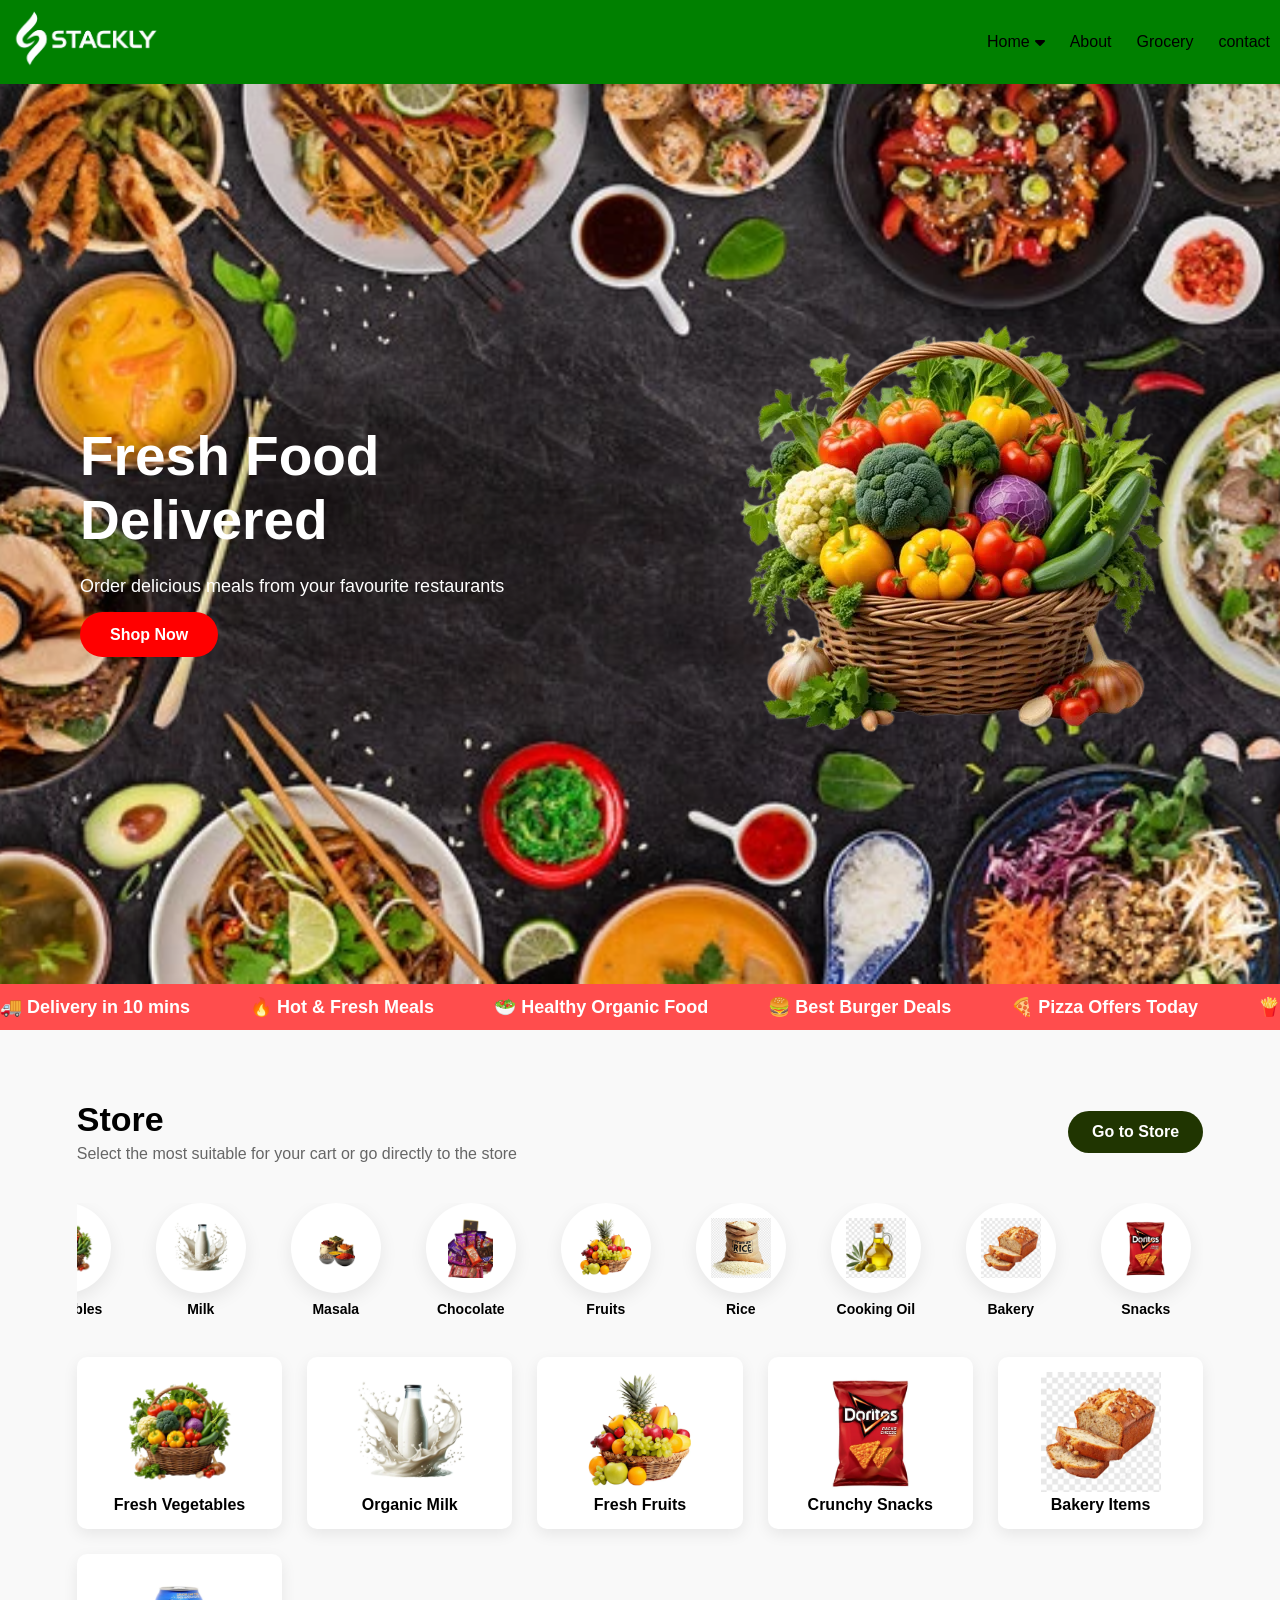
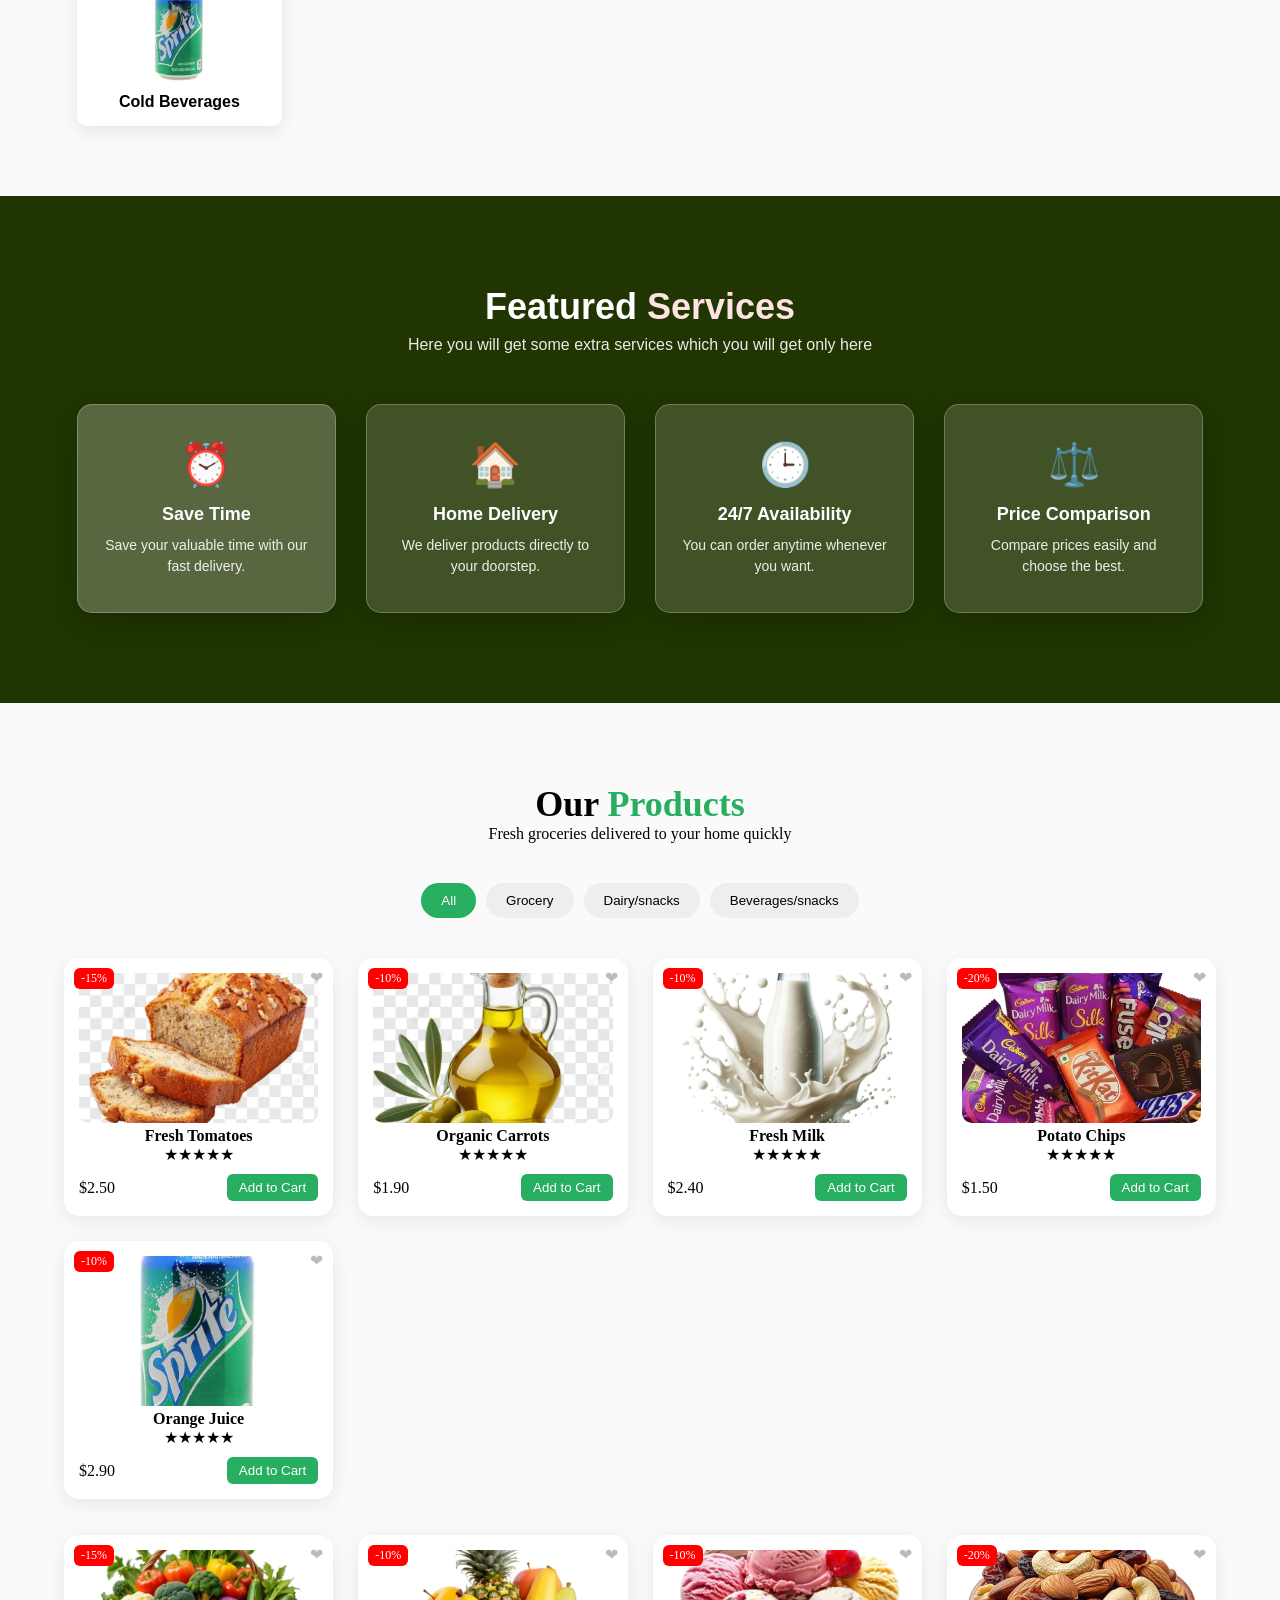
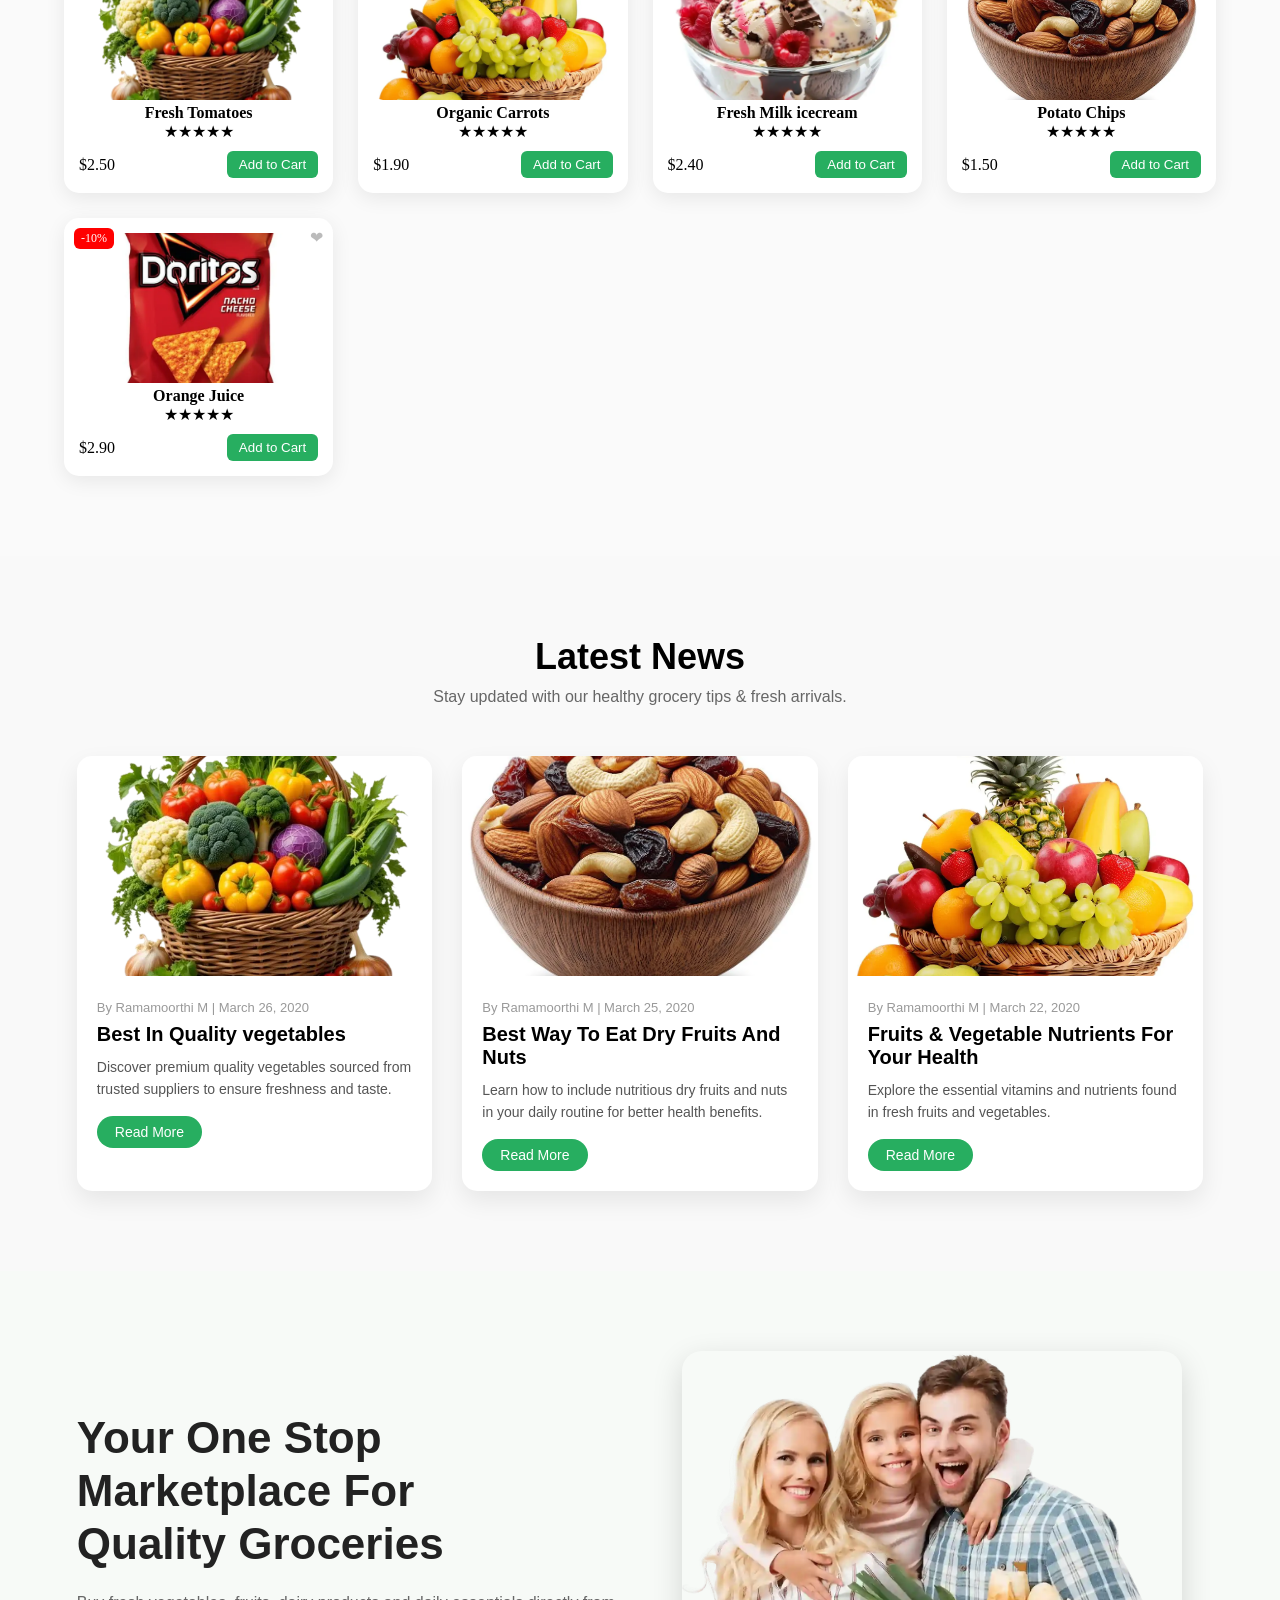
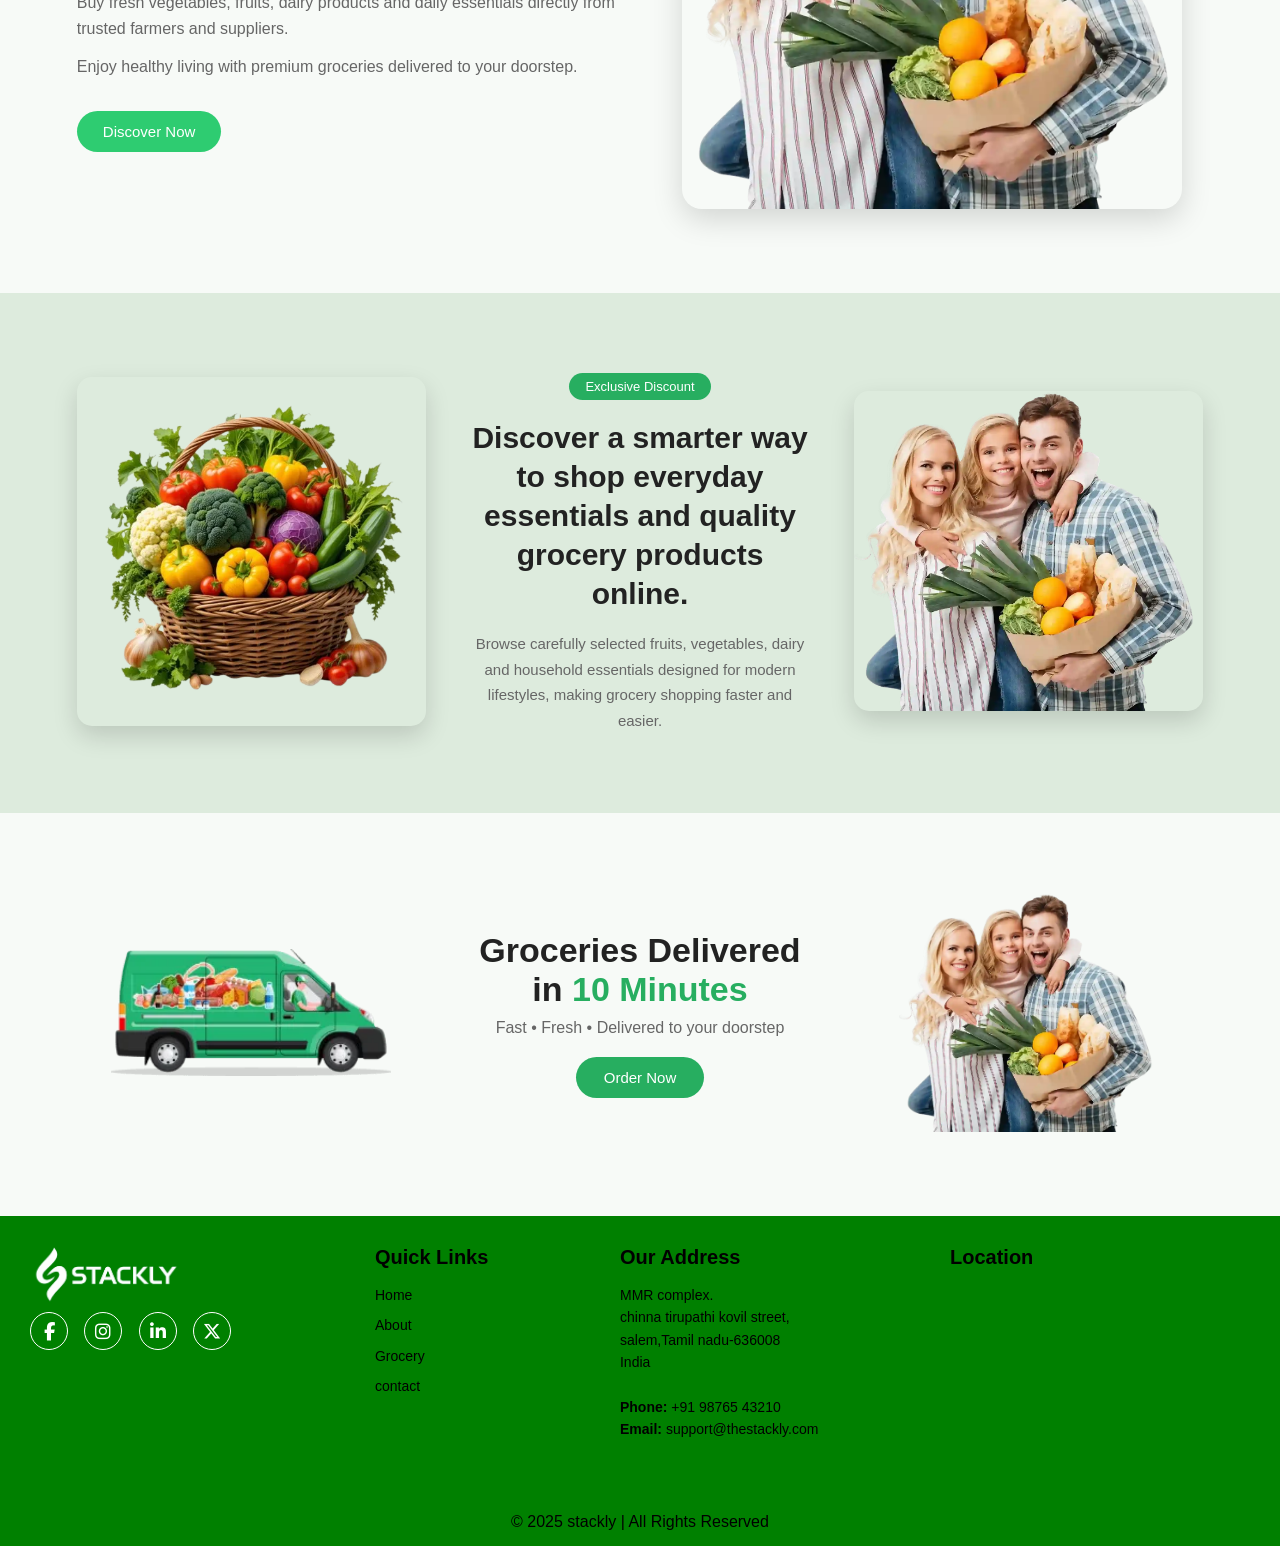
<file: home2.html>
<!DOCTYPE html>
<html lang="en">
<head>
    <meta charset="UTF-8">
    <meta name="viewport" content="width=device-width, initial-scale=1.0">
    <title>Food delivery</title>
    <!-- CSS Files -->
    <link rel="stylesheet" href="./style1.css">
    
    <link rel="stylesheet" href="https://cdnjs.cloudflare.com/ajax/libs/font-awesome/6.5.0/css/all.min.css">
</head>
<body>
    <!-- ================= HEADER ================= -->
    <header class="header">
        <a href="home2.html  ">   
            <img src="./white.webp" alt="Stackly Logo" style="height: 60px; ">
          </a> 
        <!-- div class="logo">Tech<span>Solutions</span></div> -->

        <!-- Navigation -->
        <nav class="navbar">
            <ul class="nav-links" >

                <li class="dropdown">
                    <a href="javascript:void(0)" class="dropdown-btn">Home <i class="fa-solid fa-caret-down"></i></a>
                
                    <ul class="dropdown-content">
                        <li><a href="./index.html">Home1</a></li>
                        <li><a href="./home2.html">Home2</a></li>
                    </ul>
                </li>
                

                <li><a href="./about1.html">About</a></li>
                <li><a href="./grocery.html">Grocery</a></li>
                <li><a href="./contact1.html">contact</a></li>
            </ul>
        </nav>

        <!-- Toggle -->
        <div class="menu-toggle" id="menu-toggle">
            <i class="fa-solid fa-bars"></i>
        </div>

    </header>

<body>

<section class="hero">

    <!-- BACKGROUND SLIDES -->
    <div class="hero-slides">

        <div class="slide active" style="background-image:url('./back2.webp')">
            <div class="hero-content">
                <h1>Fresh Food Delivered</h1>
                <p>Order delicious meals from your favourite restaurants</p>
                <a href="404.html" class="hero-btn">Shop Now</a>
            </div>

            <img src="./veg1.webp" class="hero-food">
        </div>

        <div class="slide" style="background-image:url('./back4webp.webp')">
            <div class="hero-content">
                <h1>Healthy Organic Meals</h1>
                <p>Fresh ingredients directly from farms to your table</p>
                <a href="404.html" class="hero-btn">Shop Now</a>
            </div>

            <img src="./spice.webp" class="hero-food">
        </div>

        <div class="slide" style="background-image:url('./back3.webp')">
            <div class="hero-content">
                <h1>Hot & Tasty Dishes</h1>
                <p>Fast delivery with the best quality meals</p>
                <a href="404.html" class="hero-btn">Shop Now</a>
            </div>

            <img src="./pizza.webp" class="hero-food">
        </div>

    </div>

</section>
<style>
    

.hero{
width:100%;
height:100vh;
position:relative;
overflow:hidden;
}

/* SLIDES */

.hero-slides{
width:100%;
height:100%;
position:relative;
}

.slide{
position:absolute;
width:100%;
height:100%;
background-size:cover;
background-position:center;
display:flex;
align-items:center;
justify-content:space-between;
padding:80px;
opacity:0;
transition:opacity 1s ease;
}

.slide.active{
opacity:1;
z-index:1;
}

/* CONTENT */

.hero-content{
color:white;
max-width:500px;
animation:fadeUp 1.5s ease;
}

.hero-content h1{
font-size:55px;
margin-bottom:20px;
}

.hero-content p{
font-size:18px;
margin-bottom:25px;
line-height:1.6;
}

.hero-btn{
background:red;
padding:14px 30px;
color:white;
text-decoration:none;
border-radius:30px;
font-weight:bold;
transition:.3s;
}

.hero-btn:hover{
background:rgb(32, 53, 1);
}

/* FLOATING IMAGE */

.hero-food{
width:500px;
animation:float 4s ease-in-out infinite;
}

/* FLOAT ANIMATION */

@keyframes float{
0%{transform:translateY(0)}
50%{transform:translateY(-20px)}
100%{transform:translateY(0)}
}

/* TEXT ANIMATION */

@keyframes fadeUp{
from{
opacity:0;
transform:translateY(40px);
}
to{
opacity:1;
transform:translateY(0);
}
}

/* ========================= */
/* RESPONSIVE */
/* ========================= */

@media(max-width:1200px){

.hero-content h1{
font-size:45px;
}

.hero-food{
width:420px;
}

}

@media(max-width:992px){

.slide{
flex-direction:column;
justify-content:center;
text-align:center;
gap:40px;
}

.hero-food{
width:350px;
}

}

@media(max-width:768px){

.hero-content h1{
font-size:35px;
}

.hero-content p{
font-size:16px;
}

.hero-food{
width:280px;
}

}

@media(max-width:480px){

.hero{
height:90vh;
}

.hero-content h1{
font-size:28px;
}

.hero-food{
width:220px;
}

.hero-btn{
padding:12px 22px;
}

}
</style>

<script>
    let slides = document.querySelectorAll(".slide");
let index = 0;

function changeSlide(){

slides[index].classList.remove("active");

index++;

if(index >= slides.length){
index = 0;
}

slides[index].classList.add("active");

}

setInterval(changeSlide,5000);
</script>

<section class="fdLoopTicker">
    <div class="fdLoopTickerWrapper">

        <div class="fdLoopTickerTrack" id="fdLoopTickerTrack">

            <span class="fdLoopTickerItem">🚚 Delivery in 10 mins</span>
            <span class="fdLoopTickerItem">🔥 Hot & Fresh Meals</span>
            <span class="fdLoopTickerItem">🥗 Healthy Organic Food</span>
            <span class="fdLoopTickerItem">🍔 Best Burger Deals</span>
            <span class="fdLoopTickerItem">🍕 Pizza Offers Today</span>
            <span class="fdLoopTickerItem">🍟 Free Delivery Today</span>
            <span class="fdLoopTickerItem">🍗 Crispy Chicken Meals</span>
            <span class="fdLoopTickerItem">🥤 Combo Meals Available</span>

        </div>

    </div>
</section>

<style>
    /* ===============================
   FOOD DELIVERY LOOP TICKER
================================ */

.fdLoopTicker{
width:100%;
background:#ff4d4d;
overflow:hidden;
padding:12px 0;
}

.fdLoopTickerWrapper{
width:100%;
overflow:hidden;
}

.fdLoopTickerTrack{
display:flex;
width:max-content;
gap:60px;
animation:fdTickerScroll 20s linear infinite;
}

.fdLoopTickerItem{
color:white;
font-size:18px;
font-weight:600;
white-space:nowrap;
}

/* SCROLL ANIMATION */

@keyframes fdTickerScroll{

0%{
transform:translateX(0);
}

100%{
transform:translateX(-50%);
}

}

/* ===============================
   RESPONSIVE
================================ */

@media(max-width:992px){

.fdLoopTickerTrack{
gap:40px;
}

.fdLoopTickerItem{
font-size:16px;
}

}

@media(max-width:600px){

.fdLoopTickerItem{
font-size:14px;
}

.fdLoopTickerTrack{
gap:25px;
}

}
</style>
<script>

const fdTicker = document.getElementById("fdLoopTickerTrack");

fdTicker.innerHTML += fdTicker.innerHTML;
</script>

<section class="fdStoreProSection">

    <!-- TOP -->
    <div class="fdStoreProTop">
    
    <div>
    <h2 class="fdStoreProTitle">Store</h2>
    <p class="fdStoreProSub">
    Select the most suitable for your cart or go directly to the store
    </p>
    </div>
    
    <a href="404.html" class="fdStoreProBtn">Go to Store</a>
    
    </div>
    
    
    <!-- CATEGORY SLIDER -->
    
    <div class="fdStoreProSlider" id="fdStoreProSlider">
    
    <div class="fdStoreProTrack" id="fdStoreProTrack">
    
    <div class="fdStoreProItem" data-category="vegetables">
    <div class="fdStoreProCircle"><img src="veg1.webp"></div>
    <p>Vegetables</p>
    </div>
    
    <div class="fdStoreProItem" data-category="milk">
    <div class="fdStoreProCircle"><img src="milk.webp"></div>
    <p>Milk</p>
    </div>
    
    <div class="fdStoreProItem" data-category="masala">
    <div class="fdStoreProCircle"><img src="spice.webp"></div>
    <p>Masala</p>
    </div>
    
    <div class="fdStoreProItem" data-category="chocolate">
    <div class="fdStoreProCircle"><img src="chocolate.webp"></div>
    <p>Chocolate</p>
    </div>
    
    <div class="fdStoreProItem" data-category="fruits">
    <div class="fdStoreProCircle"><img src="fruits.webp"></div>
    <p>Fruits</p>
    </div>
    
    <div class="fdStoreProItem" data-category="rice">
    <div class="fdStoreProCircle"><img src="rice.webp"></div>
    <p>Rice</p>
    </div>
    
    <div class="fdStoreProItem" data-category="oil">
    <div class="fdStoreProCircle"><img src="oil.webp"></div>
    <p>Cooking Oil</p>
    </div>
    
    <div class="fdStoreProItem" data-category="bakery">
    <div class="fdStoreProCircle"><img src="bread.webp"></div>
    <p>Bakery</p>
    </div>
    
    <div class="fdStoreProItem" data-category="snacks">
    <div class="fdStoreProCircle"><img src="snacks.webp"></div>
    <p>Snacks</p>
    </div>
    
    <div class="fdStoreProItem" data-category="icecream">
    <div class="fdStoreProCircle"><img src="icecream.webp"></div>
    <p>Ice Cream</p>
    </div>
    
    <div class="fdStoreProItem" data-category="beverages">
    <div class="fdStoreProCircle"><img src="beverages.webp"></div>
    <p>Beverages</p>
    </div>
    
    <div class="fdStoreProItem" data-category="dryfruits">
    <div class="fdStoreProCircle"><img src="dryfruits.webp"></div>
    <p>Dry Fruits</p>
    </div>
    
    </div>
    
    </div>
    
    
    
    <!-- PRODUCTS -->
    
    <div class="fdStoreProProducts">
    
    <div class="fdProductCard" data-category="vegetables">
    <img src="veg1.webp">
    <h4>Fresh Vegetables</h4>
    </div>
    
    <div class="fdProductCard" data-category="milk">
    <img src="milk.webp">
    <h4>Organic Milk</h4>
    </div>
    
    <div class="fdProductCard" data-category="fruits">
    <img src="fruits.webp">
    <h4>Fresh Fruits</h4>
    </div>
    
    <div class="fdProductCard" data-category="snacks">
    <img src="snacks.webp">
    <h4>Crunchy Snacks</h4>
    </div>
    
    <div class="fdProductCard" data-category="bakery">
    <img src="bread.webp">
    <h4>Bakery Items</h4>
    </div>
    
    <div class="fdProductCard" data-category="beverages">
    <img src="beverages.webp">
    <h4>Cold Beverages</h4>
    </div>
    
    </div>
    
    </section>

    <Style>
        .fdStoreProSection{
padding:70px 6%;
font-family:Arial;
background:#f9f9f9;
}

.fdStoreProTop{
display:flex;
justify-content:space-between;
align-items:center;
margin-bottom:40px;
flex-wrap:wrap;
gap:20px;
}

.fdStoreProTitle{
font-size:34px;
font-weight:700;
}

.fdStoreProSub{
color:#666;
margin-top:6px;
}

.fdStoreProBtn{
background:rgb(32, 53, 1);
color:white;
padding:12px 24px;
border-radius:25px;
text-decoration:none;
font-weight:600;
}

/* CATEGORY SLIDER */

.fdStoreProSlider{
overflow:hidden;
margin-bottom:40px;
}

.fdStoreProTrack{
display:flex;
gap:25px;
transition:transform .4s;
}

.fdStoreProItem{
text-align:center;
cursor:pointer;
min-width:110px;
}

.fdStoreProCircle{
width:90px;
height:90px;
background:white;
border-radius:50%;
display:flex;
align-items:center;
justify-content:center;
box-shadow:0 6px 18px rgba(0,0,0,0.08);
margin:auto;
}

.fdStoreProCircle img{
width:60px;
height:60px;
object-fit:contain;
}

.fdStoreProItem p{
margin-top:8px;
font-size:14px;
font-weight:600;
}

/* PRODUCTS */

.fdStoreProProducts{
display:grid;
grid-template-columns:repeat(auto-fit,minmax(180px,1fr));
gap:25px;
}

.fdProductCard{
background:white;
padding:15px;
border-radius:10px;
text-align:center;
box-shadow:0 5px 15px rgba(0,0,0,0.08);
transition:.3s;
}

.fdProductCard img{
width:100%;
height:120px;
object-fit:contain;
}

.fdProductCard:hover{
transform:translateY(-6px);
}

/* RESPONSIVE */

@media(max-width:768px){

.fdStoreProCircle{
width:70px;
height:70px;
}

.fdStoreProCircle img{
width:45px;
height:45px;
}

.fdStoreProItem{
min-width:90px;
}

}
    </Style>

    <script>
        /* AUTO CATEGORY SLIDER */

const track = document.getElementById("fdStoreProTrack");

let position = 0;

function autoSlide(){

position -= 1;

if(Math.abs(position) > track.scrollWidth/2){
position = 0;
}

track.style.transform = `translateX(${position}px)`;

}

setInterval(autoSlide,30);



/* CATEGORY FILTER */

const categories = document.querySelectorAll(".fdStoreProItem");
const products = document.querySelectorAll(".fdProductCard");

categories.forEach(cat =>{

cat.addEventListener("click", ()=>{

const category = cat.dataset.category;

products.forEach(product =>{

if(product.dataset.category === category){

product.style.display="block";

}else{

product.style.display="none";

}

});

});

});
    </script>


<!-- ===== Glassmorphism Featured Services ===== -->

<section class="fdGlassServiceSection">

    <div class="fdGlassServiceHeader">
        <h2>Featured <span>Services</span></h2>
        <p>Here you will get some extra services which you will get only here</p>
    </div>

    <div class="fdGlassServiceGrid" id="fdGlassServiceGrid">

        <!-- CARD 1 -->
        <div class="fdGlassServiceCard fdGlassActive">
            <div class="fdGlassIcon">⏰</div>
            <h4>Save Time</h4>
            <p>Save your valuable time with our fast delivery.</p>
        </div>

        <!-- CARD 2 -->
        <div class="fdGlassServiceCard">
            <div class="fdGlassIcon">🏠</div>
            <h4>Home Delivery</h4>
            <p>We deliver products directly to your doorstep.</p>
        </div>

        <!-- CARD 3 -->
        <div class="fdGlassServiceCard">
            <div class="fdGlassIcon">🕒</div>
            <h4>24/7 Availability</h4>
            <p>You can order anytime whenever you want.</p>
        </div>

        <!-- CARD 4 -->
        <div class="fdGlassServiceCard">
            <div class="fdGlassIcon">⚖️</div>
            <h4>Price Comparison</h4>
            <p>Compare prices easily and choose the best.</p>
        </div>

    </div>

</section>

<style>
    /* ===== GLASSMORPHISM SERVICES SECTION ===== */

.fdGlassServiceSection{
padding:90px 6%;
background:  rgb(32, 53, 1);
font-family:Arial;
position:relative;
overflow:hidden;
}

/* HEADER */

.fdGlassServiceHeader{
text-align:center;
margin-bottom:50px;
color:white;
}

.fdGlassServiceHeader h2{
font-size:36px;
font-weight:700;
}

.fdGlassServiceHeader span{
color:#ffe2e2;
}

.fdGlassServiceHeader p{
margin-top:8px;
opacity:.9;
}

/* GRID */

.fdGlassServiceGrid{
display:grid;
grid-template-columns:repeat(4,1fr);
gap:30px;
}

/* GLASS CARD */

.fdGlassServiceCard{
padding:35px 25px;
border-radius:15px;
text-align:center;
color:white;

background:rgba(255,255,255,0.15);
border:1px solid rgba(255,255,255,0.25);

backdrop-filter:blur(12px);
-webkit-backdrop-filter:blur(12px);

box-shadow:0 10px 35px rgba(0,0,0,0.2);

transition:.35s;
cursor:pointer;
}

/* HOVER EFFECT */

.fdGlassServiceCard:hover{
transform:translateY(-10px) scale(1.03);
box-shadow:0 15px 45px rgba(0,0,0,0.3);
}

/* ACTIVE CARD */

.fdGlassActive{
background:rgba(255,255,255,0.25);
}

/* ICON */

.fdGlassIcon{
font-size:42px;
margin-bottom:15px;
animation:fdGlassFloat 3s ease-in-out infinite;
}

/* FLOAT ICON */

@keyframes fdGlassFloat{

0%{transform:translateY(0)}

50%{transform:translateY(-12px)}

100%{transform:translateY(0)}

}

/* TEXT */

.fdGlassServiceCard h4{
font-size:18px;
margin-bottom:10px;
}

.fdGlassServiceCard p{
font-size:14px;
line-height:1.5;
opacity:.9;
}

/* ================= RESPONSIVE ================= */

@media(max-width:1024px){

.fdGlassServiceGrid{
grid-template-columns:repeat(2,1fr);
}

}

@media(max-width:600px){

.fdGlassServiceGrid{
grid-template-columns:1fr;
}

.fdGlassServiceHeader h2{
font-size:28px;
}

.fdGlassIcon{
font-size:36px;
}

}
</style>

<script>
    const fdGlassCards = document.querySelectorAll(".fdGlassServiceCard");

let fdGlassIndex = 0;

function fdGlassAutoActive(){

fdGlassCards.forEach(card=>{
card.classList.remove("fdGlassActive");
});

fdGlassCards[fdGlassIndex].classList.add("fdGlassActive");

fdGlassIndex++;

if(fdGlassIndex >= fdGlassCards.length){
fdGlassIndex = 0;
}

}

setInterval(fdGlassAutoActive,3000);
</script>






<section class="gfpSection">

    <div class="gfpHeader">
    <h2>Our <span>Products</span></h2>
    <p>Fresh groceries delivered to your home quickly</p>
    </div>
    
    <!-- CATEGORY FILTER -->
    <div class="gfpFilter">
    
    <button class="gfpBtn active" data-cat="all">All</button>
    <button class="gfpBtn" data-cat="vegetables">Grocery</button>
    <!-- <button class="gfpBtn" data-cat="fruits">Fruits</button> -->
    <button class="gfpBtn" data-cat="dairy">Dairy/snacks</button>
    <!-- <button class="gfpBtn" data-cat="snacks">Snacks</button> -->
    <button class="gfpBtn" data-cat="beverages">Beverages/snacks</button>
    
    </div>
    
    <div class="gfpGrid">
    
    <!-- PRODUCT -->
    <div class="gfpCard" data-cat="vegetables">
    <div class="gfpBadge">-15%</div>
    <div class="gfpHeart">❤</div>
    <img src="./bread.webp">
    <h4>Fresh Tomatoes</h4>
    <div class="gfpRating">★★★★★</div>
    <div class="gfpPriceRow">
    <span>$2.50</span>
    <button class="gfpCartBtn">Add to Cart</button>
    </div>
    </div>
    
    <div class="gfpCard" data-cat="vegetables">
    <div class="gfpBadge">-10%</div>
    <div class="gfpHeart">❤</div>
    <img src="./oil.webp">
    <h4>Organic Carrots</h4>
    <div class="gfpRating">★★★★★</div>
    <div class="gfpPriceRow">
    <span>$1.90</span>
    <button class="gfpCartBtn">Add to Cart</button>
    </div>
    </div>
    
    <!-- <div class="gfpCard" data-cat="fruits">
    <div class="gfpBadge">-12%</div>
    <div class="gfpHeart">❤</div>
    <img src="./fruits.webp">
    <h4>Fresh Apples</h4>
    <div class="gfpRating">★★★★★</div>
    <div class="gfpPriceRow">
    <span>$3.20</span>
    <button class="gfpCartBtn">Add to Cart</button>
    </div>
    </div>
    
    <div class="gfpCard" data-cat="fruits">
    <div class="gfpBadge">-18%</div>
    <div class="gfpHeart">❤</div>
    <img src="fruit2.webp">
    <h4>Bananas</h4>
    <div class="gfpRating">★★★★★</div>
    <div class="gfpPriceRow">
    <span>$1.80</span>
    <button class="gfpCartBtn">Add to Cart</button>
    </div>
    </div>
     -->
    <div class="gfpCard" data-cat="dairy">
    <div class="gfpBadge">-10%</div>
    <div class="gfpHeart">❤</div>
    <img src="./milk.webp">
    <h4>Fresh Milk</h4>
    <div class="gfpRating">★★★★★</div>
    <div class="gfpPriceRow">
    <span>$2.40</span>
    <button class="gfpCartBtn">Add to Cart</button>
    </div>
    </div>
    
    <div class="gfpCard" data-cat="dairy">
    <div class="gfpBadge">-20%</div>
    <div class="gfpHeart">❤</div>
    <img src="./chocolate.webp">
    <h4>Potato Chips</h4>
    <div class="gfpRating">★★★★★</div>
    <div class="gfpPriceRow">
    <span>$1.50</span>
    <button class="gfpCartBtn">Add to Cart</button>
    </div>
    </div>
    
    <div class="gfpCard" data-cat="beverages">
    <div class="gfpBadge">-10%</div>
    <div class="gfpHeart">❤</div>
    <img src="./beverages.webp">
    <h4>Orange Juice</h4>
    <div class="gfpRating">★★★★★</div>
    <div class="gfpPriceRow">
    <span>$2.90</span>
    <button class="gfpCartBtn">Add to Cart</button>
    </div>
    </div>
    
    </div>
  
    <br><br>
    
    <div class="gfpGrid">
    
    <!-- PRODUCT -->
    <div class="gfpCard" data-cat="vegetables">
    <div class="gfpBadge">-15%</div>
    <div class="gfpHeart">❤</div>
    <img src="./veg1.webp">
    <h4>Fresh Tomatoes</h4>
    <div class="gfpRating">★★★★★</div>
    <div class="gfpPriceRow">
    <span>$2.50</span>
    <button class="gfpCartBtn">Add to Cart</button>
    </div>
    </div>
    
    <div class="gfpCard" data-cat="vegetables">
    <div class="gfpBadge">-10%</div>
    <div class="gfpHeart">❤</div>
    <img src="./fruits.webp">
    <h4>Organic Carrots</h4>
    <div class="gfpRating">★★★★★</div>
    <div class="gfpPriceRow">
    <span>$1.90</span>
    <button class="gfpCartBtn">Add to Cart</button>
    </div>
    </div>
    
    
    
    <div class="gfpCard" data-cat="dairy">
    <div class="gfpBadge">-10%</div>
    <div class="gfpHeart">❤</div>
    <img src="./icecream.webp   ">
    <h4>Fresh Milk  icecream</h4>
    <div class="gfpRating">★★★★★</div>
    <div class="gfpPriceRow">
    <span>$2.40</span>
    <button class="gfpCartBtn">Add to Cart</button>
    </div>
    </div>
    
    <div class="gfpCard" data-cat="beverages">
    <div class="gfpBadge">-20%</div>
    <div class="gfpHeart">❤</div>
    <img src="./dryfruits.webp">
    <h4>Potato Chips</h4>
    <div class="gfpRating">★★★★★</div>
    <div class="gfpPriceRow">
    <span>$1.50</span>
    <button class="gfpCartBtn">Add to Cart</button>
    </div>
    </div>
    
    <div class="gfpCard" data-cat="beverages">
    <div class="gfpBadge">-10%</div>
    <div class="gfpHeart">❤</div>
    <img src="./snacks.webp">
    <h4>Orange Juice</h4>
    <div class="gfpRating">★★★★★</div>
    <div class="gfpPriceRow">
    <span>$2.90</span>
    <button class="gfpCartBtn">Add to Cart</button>
    </div>
    </div>
    
    </div>
    
    </section>

    <style>
        .gfpSection{
padding:80px 5%;
background:#fafafa;
font-family:Poppins;
}

.gfpHeader{
text-align:center;
margin-bottom:40px;
}

.gfpHeader h2{
font-size:36px;
}

.gfpHeader span{
color:#27ae60;
}

.gfpFilter{
display:flex;
justify-content:center;
flex-wrap:wrap;
gap:10px;
margin-bottom:40px;
}

.gfpBtn{
padding:10px 20px;
border:none;
background:#eee;
border-radius:30px;
cursor:pointer;
}

.gfpBtn.active{
background:#27ae60;
color:white;
}

.gfpGrid{
display:grid;
grid-template-columns:repeat(auto-fit,minmax(220px,1fr));
gap:25px;
}

.gfpCard{
background:white;
border-radius:15px;
padding:15px;
text-align:center;
position:relative;
transition:.3s;
box-shadow:0 5px 20px rgba(0,0,0,0.08);
}

.gfpCard.hide{
display:none;
}

.gfpCard img{
width:100%;
height:150px;
object-fit:cover;
border-radius:10px;
}

.gfpBadge{
position:absolute;
top:10px;
left:10px;
background:red;
color:white;
font-size:12px;
padding:3px 7px;
border-radius:6px;
}

.gfpHeart{
position:absolute;
top:10px;
right:10px;
cursor:pointer;
color:#bbb;
}

.gfpHeart.active{
color:red;
}

.gfpPriceRow{
display:flex;
justify-content:space-between;
align-items:center;
margin-top:10px;
}

.gfpCartBtn{
background:#27ae60;
color:white;
border:none;
padding:6px 12px;
border-radius:6px;
cursor:pointer;
}

.gfpCartBtn:hover{
background:#219150;
}

@media(max-width:768px){
.gfpHeader h2{
font-size:28px;
}
}
    </style>

<script>
    // CATEGORY FILTER

const filterButtons = document.querySelectorAll(".gfpBtn");
const productCards = document.querySelectorAll(".gfpCard");

filterButtons.forEach(button => {

button.addEventListener("click", () => {

filterButtons.forEach(btn => btn.classList.remove("active"));
button.classList.add("active");

const category = button.getAttribute("data-cat");

productCards.forEach(card => {

if(category === "all" || card.getAttribute("data-cat") === category){

card.classList.remove("hide");

}else{

card.classList.add("hide");

}

});

});

});


// WISHLIST HEART

document.querySelectorAll(".gfpHeart").forEach(heart => {

heart.addEventListener("click", () => {

heart.classList.toggle("active");

});

});


// ADD TO CART → 404 PAGE

document.querySelectorAll(".gfpCartBtn").forEach(btn => {

btn.addEventListener("click", () => {

window.location.href = "404.html";

});

});
    </script>

<section class="latest-news">

    <div class="news-header">
      <h2>Latest News</h2>
      <p>Stay updated with our healthy grocery tips & fresh arrivals.</p>
    </div>
  
    <div class="news-grid">
  
      <div class="news-card zoom-news">
        <div class="news-img">
          <img src="./veg1.webp">
        </div>
        <div class="news-content">
          <div class="meta">By Ramamoorthi M | March 26, 2020</div>
          <h3>Best In Quality vegetables</h3>
          <p>Discover premium quality vegetables sourced from trusted suppliers to ensure freshness and taste.</p>
          <a href="./404.html" class="read-btn">Read More</a>
        </div>
      </div>
  
      <div class="news-card zoom-news">
        <div class="news-img">
          <img src="./dryfruits.webp">
        </div>
        <div class="news-content">
          <div class="meta">By Ramamoorthi M | March 25, 2020</div>
          <h3>Best Way To Eat Dry Fruits And Nuts</h3>
          <p>Learn how to include nutritious dry fruits and nuts in your daily routine for better health benefits.</p>
          <a href="./404.html" class="read-btn">Read More</a>
        </div>
      </div>
  
      <div class="news-card zoom-news">
        <div class="news-img">
          <img src="./fruits.webp">
        </div>
        <div class="news-content">
          <div class="meta">By Ramamoorthi M | March 22, 2020</div>
          <h3>Fruits & Vegetable Nutrients For Your Health</h3>
          <p>Explore the essential vitamins and nutrients found in fresh fruits and vegetables.</p>
          <a href="./404.html" class="read-btn">Read More</a>
        </div>
      </div>
  
    </div>
  
  </section>


  <style>
    /* ===== LATEST NEWS SECTION ===== */

.latest-news{
padding:80px 6%;
background:#f9f9f9;
font-family: 'Poppins', sans-serif;
}

/* HEADER */

.news-header{
text-align:center;
margin-bottom:50px;
}

.news-header h2{
font-size:36px;
font-weight:700;
margin-bottom:10px;
}

.news-header p{
color:#666;
font-size:16px;
}

/* GRID */

.news-grid{
display:grid;
grid-template-columns:repeat(3,1fr);
gap:30px;
}

/* CARD */

.news-card{
background:white;
border-radius:15px;
overflow:hidden;
box-shadow:0 10px 25px rgba(0,0,0,0.08);
transition:0.4s;
opacity:0;
transform:translateY(40px);
}

/* IMAGE */

.news-img{
overflow:hidden;
}

.news-img img{
width:100%;
height:220px;
object-fit:cover;
transition:0.6s;
}

/* IMAGE ZOOM */

.news-card:hover img{
transform:scale(1.1);
}

/* CONTENT */

.news-content{
padding:20px;
}

.meta{
font-size:13px;
color:#999;
margin-bottom:8px;
}

.news-content h3{
font-size:20px;
margin-bottom:10px;
}

.news-content p{
font-size:14px;
color:#555;
line-height:1.6;
margin-bottom:15px;
}

/* BUTTON */

.read-btn{
display:inline-block;
padding:8px 18px;
background:#27ae60;
color:white;
text-decoration:none;
border-radius:30px;
font-size:14px;
transition:0.3s;
}

.read-btn:hover{
background:#1e8e4f;
}

/* SCROLL SHOW */

.news-card.show{
opacity:1;
transform:translateY(0);
}

/* ===== RESPONSIVE ===== */

/* Tablet */

@media(max-width:992px){

.news-grid{
grid-template-columns:repeat(2,1fr);
}

.news-header h2{
font-size:30px;
}

}

/* Mobile */

@media(max-width:600px){

.news-grid{
grid-template-columns:1fr;
}

.news-header h2{
font-size:26px;
}

.news-content h3{
font-size:18px;
}

}
  </style>

  <script>
    // SCROLL REVEAL ANIMATION

const newsCards = document.querySelectorAll(".news-card");

const newsObserver = new IntersectionObserver((entries)=>{

entries.forEach((entry,index)=>{

if(entry.isIntersecting){

setTimeout(()=>{
entry.target.classList.add("show");
}, index * 200); // cards appear one by one

}

});

},{threshold:0.2});

newsCards.forEach(card=>{
newsObserver.observe(card);
});
  </script>


<section class="groceryHeroSection">

    <div class="groceryHeroContainer">
    
    <!-- TEXT AREA -->
    <div class="groceryHeroContent reveal-left">
    
    <h1 class="groceryHeroTitle">
    Your One Stop <br>
    Marketplace For <br>
    Quality Groceries
    </h1>
    
    <p class="groceryHeroText">
    Buy fresh vegetables, fruits, dairy products and daily essentials directly
    from trusted farmers and suppliers.
    </p>
    
    <p class="groceryHeroText">
    Enjoy healthy living with premium groceries delivered to your doorstep.
    </p>
    
    <a href="./404.html" class="groceryHeroBtn">Discover Now</a>
    
    </div>
    
    <!-- IMAGE AREA -->
    <div class="groceryHeroImage reveal-right">
    
    <img src="./family.webp" alt="Grocery Family">
    
    </div>
    
    </div>
    
    </section>

    <style>
        /* SECTION */

.groceryHeroSection{
width:100%;
padding:80px 6%;
background:#f7faf7;
font-family:Poppins, sans-serif;
}

/* CONTAINER */

.groceryHeroContainer{
max-width:1200px;
margin:auto;
display:flex;
align-items:center;
justify-content:space-between;
gap:40px;
flex-wrap:wrap;
}

/* TEXT */

.groceryHeroContent{
flex:1;
min-width:280px;
}

.groceryHeroTitle{
font-size:44px;
line-height:1.2;
margin-bottom:20px;
font-weight:700;
color:#222;
}

.groceryHeroText{
font-size:16px;
color:#666;
margin-bottom:12px;
line-height:1.6;
}

/* BUTTON */

.groceryHeroBtn{
display:inline-block;
margin-top:20px;
padding:12px 26px;
background:#2ecc71;
color:#fff;
text-decoration:none;
border-radius:30px;
font-size:15px;
transition:0.3s;
}

.groceryHeroBtn:hover{
background:#27ae60;
}

/* IMAGE */

.groceryHeroImage{
flex:1;
text-align:center;
min-width:280px;
}

.groceryHeroImage img{
width:100%;
max-width:500px;
border-radius:20px;
box-shadow:0 10px 30px rgba(0,0,0,0.15);
}

/* ANIMATION INITIAL */

.reveal-left,
.reveal-right{
opacity:0;
transform:translateY(40px);
transition:0.8s ease;
}

/* SHOW */

.showReveal{
opacity:1;
transform:translateY(0);
}

/* ===== RESPONSIVE ===== */

/* Tablet */

@media (max-width:992px){

.groceryHeroTitle{
font-size:36px;
}

}

/* Mobile */

@media (max-width:768px){

.groceryHeroContainer{
flex-direction:column;
text-align:center;
}

.groceryHeroTitle{
font-size:30px;
}

.groceryHeroText{
font-size:15px;
}

.groceryHeroImage img{
max-width:350px;
}

}
    </style>

    <script>
        // SCROLL REVEAL

const revealElements = document.querySelectorAll(".reveal-left, .reveal-right");

const revealObserver = new IntersectionObserver((entries)=>{

entries.forEach(entry=>{

if(entry.isIntersecting){
entry.target.classList.add("showReveal");
}

});

},{threshold:0.2});

revealElements.forEach(el=>{
revealObserver.observe(el);
});
    </script>


<section class="gpScrollSection">

    <div class="gpScrollWrapper">
    
    <!-- LEFT IMAGE -->
    <div class="gpScrollImage">
    <img src="./veg1.webp" alt="Fresh Groceries">
    </div>
    
    <!-- CENTER CONTENT -->
    <div class="gpScrollTextArea">
    
    <div class="gpStickyBox">
    
    <span class="gpScrollTag">Exclusive Discount</span>
    
    <h2 class="gpScrollHeading">
    Discover a smarter way to shop everyday essentials
    and quality grocery products online.
    </h2>
    
    <p class="gpScrollParagraph">
    Browse carefully selected fruits, vegetables, dairy and
    household essentials designed for modern lifestyles,
    making grocery shopping faster and easier.
    </p>
    
    </div>
    
    </div>
    
    <!-- RIGHT IMAGE -->
    <div class="gpScrollImage">
    <img src="./family.webp" alt="Grocery Shopping">
    </div>
    
    </div>
    
    </section>

    <style>
        /* SECTION */

.gpScrollSection{
width:100%;
padding:80px 6%;
background: rgb(221, 235, 221);
font-family:'Poppins',sans-serif;
}

/* WRAPPER */

.gpScrollWrapper{
max-width:1200px;
margin:auto;
display:grid;
grid-template-columns:1fr 1fr 1fr;
gap:40px;
align-items:center;
}

/* IMAGES */

.gpScrollImage img{
width:100%;
border-radius:15px;
box-shadow:0 10px 25px rgba(0,0,0,0.15);
}

/* TEXT COLUMN */

.gpScrollTextArea{
display:flex;
justify-content:center;
}

/* STICKY CONTENT */

.gpStickyBox{
position:sticky;
top:120px;
text-align:center;
max-width:420px;
}

/* TAG */

.gpScrollTag{
display:inline-block;
background:#27ae60;
color:white;
padding:6px 16px;
border-radius:20px;
font-size:13px;
margin-bottom:18px;
}

/* HEADING */

.gpScrollHeading{
font-size:30px;
line-height:1.3;
margin-bottom:18px;
color:#222;
}

/* TEXT */

.gpScrollParagraph{
font-size:15px;
color:#666;
line-height:1.7;
}

/* ===== TABLET ===== */

@media(max-width:992px){

.gpScrollWrapper{
grid-template-columns:1fr 1fr;
}

.gpScrollTextArea{
grid-column:1/3;
order:-1;
}

.gpScrollHeading{
font-size:26px;
}

}

/* ===== MOBILE ===== */

@media(max-width:600px){

.gpScrollWrapper{
grid-template-columns:1fr;
gap:30px;
text-align:center;
}

.gpStickyBox{
position:relative;
top:0;
}

.gpScrollHeading{
font-size:22px;
}

.gpScrollParagraph{
font-size:14px;
}

}
.gpScrollImage,
.gpStickyBox{
opacity:0;
transform:translateY(40px);
transition:0.7s;
}

.gpShow{
opacity:1;
transform:translateY(0);
}
    </style>

    <script>
        const gpElements = document.querySelectorAll(".gpScrollImage, .gpStickyBox");

const gpObserver = new IntersectionObserver((entries)=>{
entries.forEach(entry=>{
if(entry.isIntersecting){
entry.target.classList.add("gpShow");
}
});
},{threshold:0.2});

gpElements.forEach(el=>{
gpObserver.observe(el);
});
    </script>


<section class="fdxDeliverySection">

    <div class="fdxDeliveryWrapper">
    
    <!-- SPEED LINES -->
    <!-- <div class="fdxSpeedLines">
    <span></span>
    <span></span>
    <span></span>
    <span></span>
    <span></span>
    </div>
     -->
    <!-- VAN -->
    <div class="fdxVanArea fdxReveal">
    <img src="van.webp" alt="Delivery Van">
    </div>
    
    <!-- TEXT -->
    <div class="fdxDeliveryText fdxReveal">
    
    <h2>
    Groceries Delivered in
    <span class="fdxHighlight">10 Minutes</span>
    </h2>
    
    <p>Fast • Fresh • Delivered to your doorstep</p>
    
    <a href="./404.html" class="fdxOrderBtn">Order Now</a>
    
    </div>
    
    <!-- DELIVERY PERSON -->
    <div class="fdxDeliveryPerson fdxReveal">
    <img src="./family.webp" alt="Delivery Girl">
    </div>
    
    </div>
    
    </section>

    <style>
        /* SECTION */

.fdxDeliverySection{
width:100%;
padding:80px 6%;
background:#f7faf7;
font-family:Poppins,sans-serif;
overflow:hidden;
}

/* WRAPPER */

.fdxDeliveryWrapper{
max-width:1200px;
margin:auto;
display:flex;
align-items:center;
justify-content:space-between;
gap:40px;
position:relative;
flex-wrap:wrap;
}

/* SPEED LINES */

.fdxSpeedLines{
position:absolute;
left:0;
top:50%;
width:100%;
pointer-events:none;
}

.fdxSpeedLines span{
display:block;
height:3px;
background:#27ae60;
margin:10px 0;
opacity:0.4;
animation:fdxSpeed 1.5s linear infinite;
}

.fdxSpeedLines span:nth-child(2){width:60%;animation-delay:.2s}
.fdxSpeedLines span:nth-child(3){width:80%;animation-delay:.4s}
.fdxSpeedLines span:nth-child(4){width:50%;animation-delay:.6s}
.fdxSpeedLines span:nth-child(5){width:70%;animation-delay:.8s}

/* SPEED ANIMATION */

@keyframes fdxSpeed{
0%{
transform:translateX(-100%);
opacity:0;
}
50%{
opacity:0.6;
}
100%{
transform:translateX(100%);
opacity:0;
}
}

/* VAN */

.fdxVanArea{
flex:1;
text-align:center;
animation:fdxVanMove 3s ease-in-out infinite;
}

.fdxVanArea img{
width:100%;
max-width:280px;
}

/* VAN FLOAT */

@keyframes fdxVanMove{
0%{transform:translateY(0)}
50%{transform:translateY(-10px)}
100%{transform:translateY(0)}
}

/* TEXT */

.fdxDeliveryText{
flex:1;
text-align:center;
min-width:260px;
}

.fdxDeliveryText h2{
font-size:34px;
margin-bottom:10px;
color:#222;
}

.fdxDeliveryText p{
font-size:16px;
color:#666;
margin-bottom:20px;
}

/* HIGHLIGHT */

.fdxHighlight{
color:#27ae60;
font-weight:700;
animation:fdxPulse 2s infinite;
}

@keyframes fdxPulse{
0%{opacity:1}
50%{opacity:.6}
100%{opacity:1}
}

/* BUTTON */

.fdxOrderBtn{
display:inline-block;
padding:12px 28px;
background:#27ae60;
color:white;
border-radius:30px;
text-decoration:none;
font-size:15px;
transition:.3s;
}

.fdxOrderBtn:hover{
background:#1e8e4f;
}

/* DELIVERY PERSON */

.fdxDeliveryPerson{
flex:1;
text-align:center;
}

.fdxDeliveryPerson img{
width:100%;
max-width:260px;
}

/* SCROLL REVEAL */

.fdxReveal{
opacity:0;
transform:translateY(40px);
transition:.7s;
}

.fdxShow{
opacity:1;
transform:translateY(0);
}

/* ================= RESPONSIVE ================= */

/* TABLET */

@media(max-width:992px){

.fdxDeliveryText h2{
font-size:28px;
}

}

/* MOBILE */

@media(max-width:768px){

.fdxDeliveryWrapper{
flex-direction:column;
gap:30px;
text-align:center;
}

.fdxDeliveryText h2{
font-size:22px;
}

.fdxDeliveryText p{
font-size:14px;
}

.fdxVanArea img{
max-width:200px;
}

.fdxDeliveryPerson img{
max-width:200px;
}

.fdxSpeedLines{
display:none;
}

}
    </style>
    <script>
        const fdxItems = document.querySelectorAll(".fdxReveal");

const fdxObserver = new IntersectionObserver((entries)=>{
entries.forEach(entry=>{
if(entry.isIntersecting){
entry.target.classList.add("fdxShow");
}
});
},{threshold:0.2});

fdxItems.forEach(el=>{
fdxObserver.observe(el);
});
    </script>
<!-- <footer> -->
    <footer class="footer">
        <div class="footer-container">
    
            <!-- Logo / About -->
            <div class="footer-box">
                <a href="./home2.html">   
                <img src="./white.webp" alt="Stackly Logo" class="footer-logo"  style="height:60px;"></a>
    
               
                <!-- <p>We deliver secure, scalable and innovative IT services for global businesses.</p><br> -->
    
                <!-- Social Icons -->
                <div class="footer-social">
                    <a href="./404.html"><i class="fa-brands fa-facebook-f"></i></a>
                    <a href="./404.html"><i class="fa-brands fa-instagram"></i></a>
                    <a href="./404.html"><i class="fa-brands fa-linkedin-in"></i></a>
                    <a href="./404.html"><i class="fa-brands fa-x-twitter"></i></a>
                </div>
            </div>
    
            <!-- Quick Links -->
            <div class="footer-box">
                <h3>Quick Links</h3>
                <ul>
                  <li><a href="./home2.html">Home</a></li>
                  <li><a href="./about1.html">About</a></li>
                  <li><a href="./grocery.html">Grocery</a></li>
                  <li><a href="./contact1.html">contact</a></li>
                  
                  
                </ul>
            </div>
    
            <!-- Address -->
            <div class="footer-box">
                <h3>Our Address</h3>
                <p>
                    MMR complex.<br>
                    chinna tirupathi kovil street,<br>
                    salem,Tamil nadu-636008<br>
                    <!-- Bengaluru, Karnataka – 560066<br> -->
                    India<br><br>
    
                    <strong>Phone:</strong> +91 98765 43210<br>
                    <strong>Email:</strong> support@thestackly.com
                </p>
            </div>
    
            <!-- Google Map -->
            <div class="footer-box">
                <h3>Location</h3>
                <iframe 
                src="https://www.google.com/maps?q=Salem%20Tamil%20Nadu&output=embed"
                    allowfullscreen="" 
                    loading="lazy">
                </iframe>
            </div>
    
        </div>
    
        <div class="footer-bottom">
            <p>© 2025 stackly | All Rights Reserved</p>
        </div>
    </footer>
    
    
    
  
    
    <script src="./script.js"></script>  
</html>
</file>
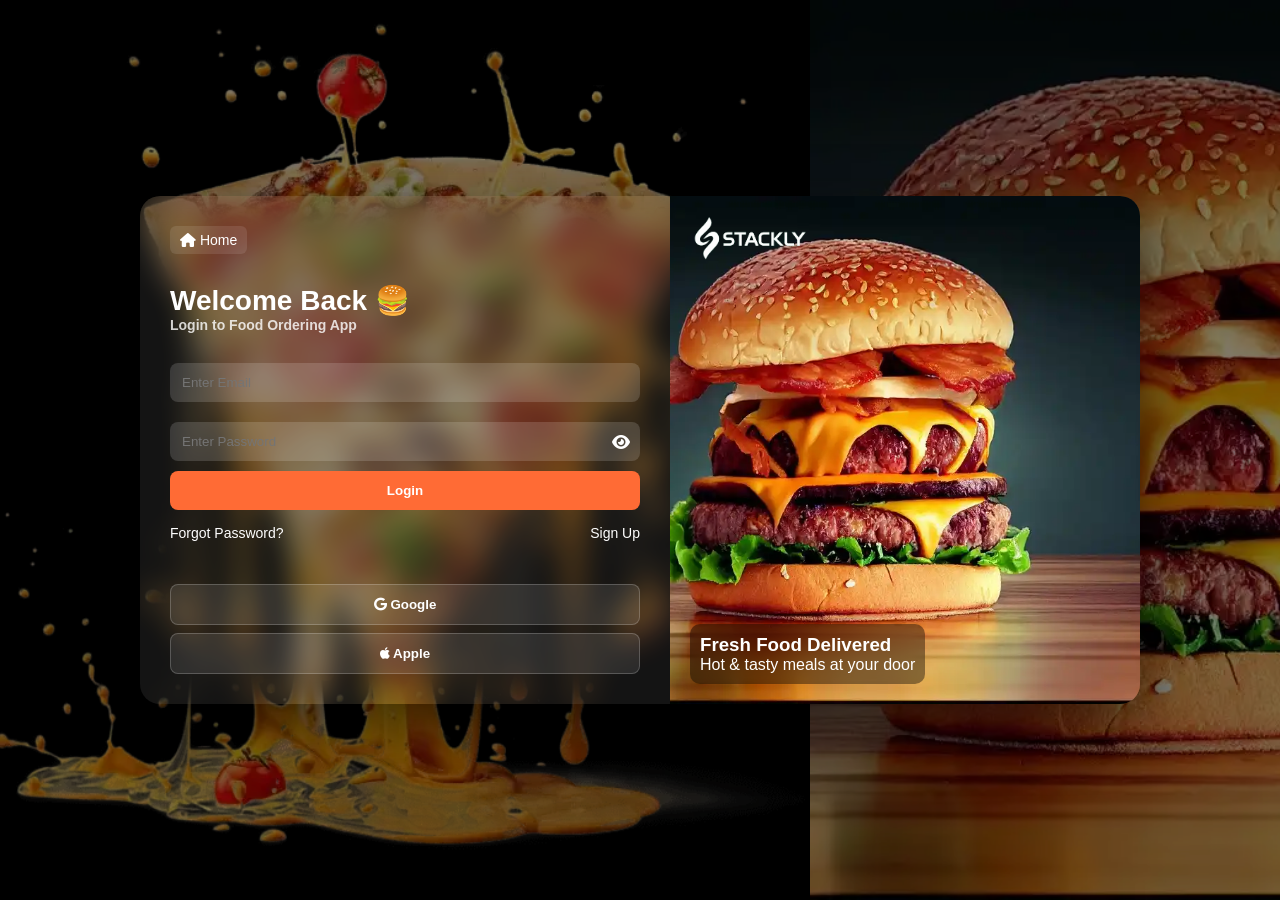
<file: login.html>
<!DOCTYPE html>
<html lang="en">
<head>
<meta charset="UTF-8">
<meta name="viewport" content="width=device-width, initial-scale=1.0">

<title>Stackly food delivery - Login</title>

<link rel="stylesheet"
href="https://cdnjs.cloudflare.com/ajax/libs/font-awesome/6.4.0/css/all.min.css">

<style>

/* ================= RESET ================= */
*{
margin:0;
padding:0;
box-sizing:border-box;
font-family:'Poppins',sans-serif;
}

/* ================= BODY ================= */
body{
min-height:100vh;
display:flex;
justify-content:center;
align-items:center;
background:#000;
overflow:hidden;
}

/* BACKGROUND SLIDER */
.bg-slider{
position:fixed;
top:0;
left:0;
width:100%;
height:100%;
z-index:-1;
display:flex;
animation:slide 16s infinite;
}

.bg-slider img{
width:100%;
height:100%;
object-fit:cover;
filter:brightness(0.5);
}

@keyframes slide{
0%{transform:translateX(0);}
25%{transform:translateX(-100%);}
50%{transform:translateX(-200%);}
75%{transform:translateX(-300%);}
100%{transform:translateX(0);}
}

/* ================= WRAPPER ================= */
.wrapper{
width:92%;
max-width:1000px;
display:flex;
border-radius:20px;
overflow:hidden;
background:rgba(255,255,255,0.08);
backdrop-filter:blur(15px);
box-shadow:0 20px 60px rgba(0,0,0,0.5);
}

/* ================= LEFT ================= */
.left{
flex:1;
padding:30px;
color:#fff;
display:flex;
flex-direction:column;
justify-content:center;
}

/* TOP */
.top-bar{
display:flex;
justify-content:space-between;
align-items:center;
margin-bottom:30px;
}

.home-btn{
color:#fff;
text-decoration:none;
font-size:14px;
background:rgba(255,255,255,0.1);
padding:6px 10px;
border-radius:6px;
}

/* TITLE */
h1{
font-size:28px;
}

h2{
font-size:14px;
opacity:0.8;
margin-bottom:20px;
}

/* INPUTS */
.input-box{
margin:10px 0;
position:relative;
}

.input-box input{
width:100%;
padding:12px;
border:none;
border-radius:8px;
outline:none;
background:rgba(255,255,255,0.15);
color:#fff;
}

.eye{
position:absolute;
right:10px;
top:50%;
transform:translateY(-50%);
cursor:pointer;
}

/* BUTTON */
button{
width:100%;
padding:12px;
border:none;
border-radius:8px;
background:#ff6b35;
color:#fff;
font-weight:bold;
cursor:pointer;
transition:0.3s;
}

button:hover{
background:#ff4d1a;
transform:scale(1.03);
}

/* ERROR */
#error{
color:#ffb3b3;
font-size:13px;
margin-top:10px;
}

/* SOCIAL */
.social button{
margin-top:8px;
background:rgba(255,255,255,0.1);
border:1px solid rgba(255,255,255,0.2);
}

/* ================= RIGHT IMAGE PANEL ================= */
.right{
flex:1;
position:relative;
overflow:hidden;
}

.right img{
width:100%;
height:100%;
object-fit:cover;
}

/* OVERLAY */
.overlay{
position:absolute;
bottom:20px;
left:20px;
background:rgba(0,0,0,0.4);
padding:10px;
border-radius:10px;
color:#fff;
backdrop-filter:blur(10px);
}

/* ================= RESPONSIVE ================= */
@media(max-width:900px){
.wrapper{
flex-direction:column;
}

.right{
height:250px;
}
}

@media(max-width:500px){
.left{
padding:20px;
}

h1{
font-size:22px;
}

h2{
font-size:12px;
}
}
/* FORGOT PASSWORD & SIGNUP */

.auth-links{
display:flex;
justify-content:space-between;
align-items:center;
margin-top:15px;
margin-bottom:15px;
}

.auth-links a{
color:#fff;
text-decoration:none;
font-size:14px;
transition:0.3s;
}

.auth-links a:hover{
color:#ff6b35;
text-decoration:underline;
}

/* MOBILE */
@media(max-width:500px){

.auth-links{
flex-direction:column;
gap:10px;
align-items:flex-start;
}

.auth-links a{
font-size:13px;
}

}
/* STACKLY LOGO */

.login-logo{
    position:absolute;
    top:20px;
    left:20px;
    z-index:10;
    display:block;
}

.login-logo img{
    width:120px;
    height:auto;
    display:block;
    transition:0.3s ease;
}

.login-logo img:hover{
    transform:scale(1.05);
}

/* TABLET */
@media(max-width:900px){

    .login-logo img{
        width:100px;
    }
}

/* MOBILE */
@media(max-width:500px){

    .login-logo{
        top:15px;
        left:15px;
    }

    .login-logo img{
        width:80px;
    }
}
/* STACKLY LOGO */

.login-logo{
    position:absolute;
    top:20px;
    left:20px;
    z-index:10;
    display:block;
}

.login-logo img{
    width:120px;
    height:auto;
    display:block;
    transition:0.3s ease;
}

.login-logo img:hover{
    transform:scale(1.05);
}

/* TABLET */
@media(max-width:900px){

    .login-logo img{
        width:100px;
    }
}

/* MOBILE */
@media(max-width:500px){

    .login-logo{
        top:15px;
        left:15px;
    }

    .login-logo img{
        width:80px;
    }
}
</style>
</head>

<body>

<!-- BACKGROUND SLIDER -->
<div class="bg-slider">
<img src="./pizza.webp">
<img src="./burger.webp">
<img src="./beverages.webp">
<img src="./veg1.webp">
</div>

<div class="wrapper">

<!-- LEFT -->
<div class="left">
  

<div class="top-bar">
<a href="index.html" class="home-btn"><i class="fa fa-home"></i> Home</a>
</div>

<h1>Welcome Back 🍔</h1>
<h2>Login to Food Ordering App</h2>

<div class="input-box">
<input type="email" id="email" placeholder="Enter Email">
</div>

<div class="input-box">
<input type="password" id="password" placeholder="Enter Password">
<i class="fa-solid fa-eye eye" onclick="togglePassword()"></i>
</div>


<button onclick="login()">Login</button>

<div class="auth-links">
    <a href="./404.html">Forgot Password?</a>
    <a href="./signup.html">Sign Up</a>
</div>

<p id="error"></p>

<p id="error"></p>

<div class="social">
  <button onclick="go404()">
    <i class="fab fa-google"></i> Google
  </button>
  
  <button onclick="go404()">
    <i class="fab fa-apple"></i> Apple
  </button>
</div>

</div>

  <script>
function go404(){
  window.location.href = "404.html";
}
</script>



  
<!-- RIGHT -->
<div class="right">

  <!-- STACKLY LOGO -->
  <a href="./index.html" class="login-logo">
      <img src="./white.webp" alt="Stackly Logo">
  </a>

  <img src="./burger.webp" alt="Burger">

  <div class="overlay">
      <h3>Fresh Food Delivered</h3>
      <p>Hot & tasty meals at your door</p>
  </div>

</div>
</div>

<script>

/* PASSWORD */
function togglePassword(){
let pass=document.getElementById("password");
pass.type = pass.type === "password" ? "text" : "password";
}

/* LOGIN VALIDATION */
function login(){

let email=document.getElementById("email").value.trim();
let password=document.getElementById("password").value.trim();
let error=document.getElementById("error");

if(email==="" || password===""){
error.innerText="⚠️ Please fill all details";
return;
}

window.location.href="404.html";
}

</script>

</body>
</html>
</file>
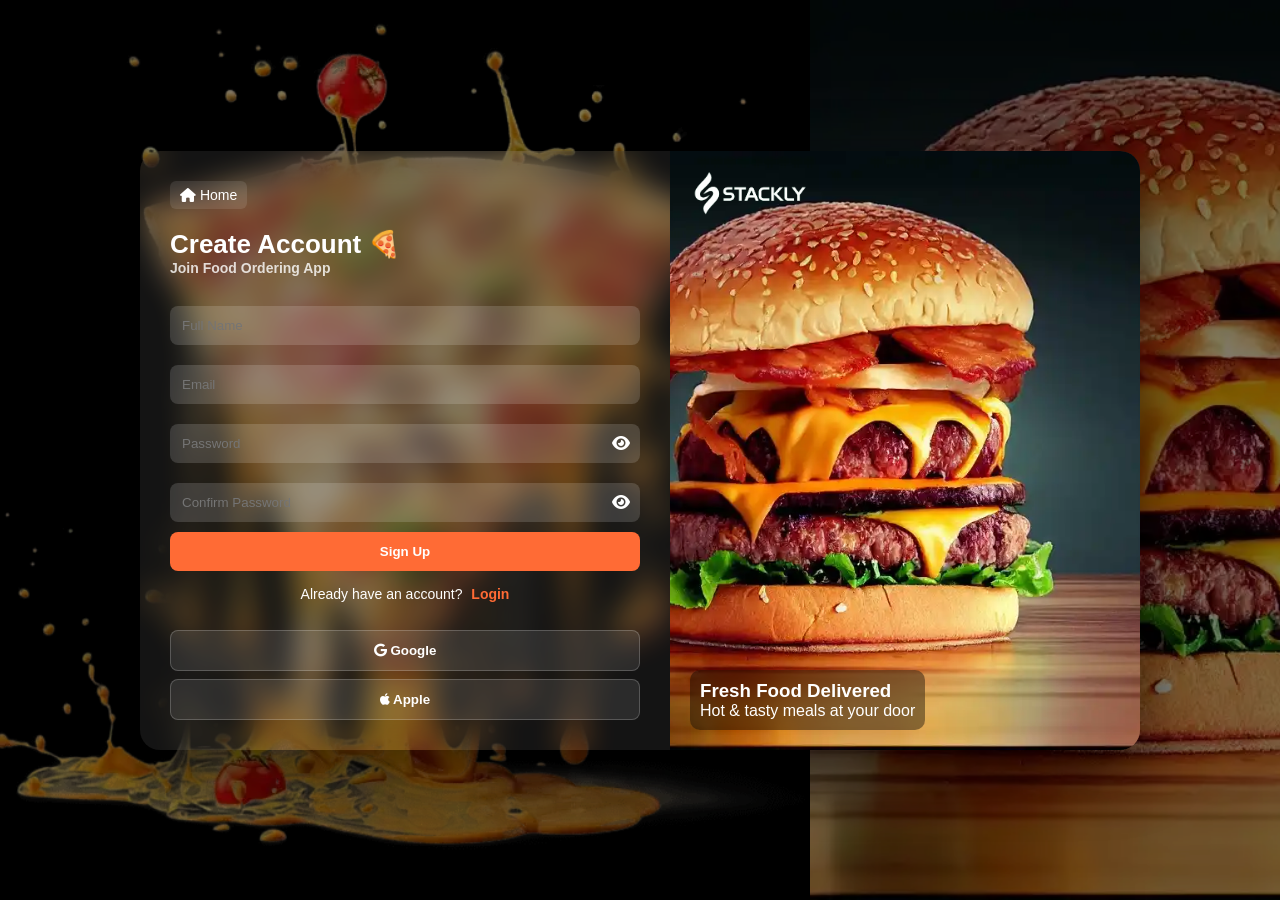
<file: signup.html>
<!DOCTYPE html>
<html lang="en">
<head>
<meta charset="UTF-8">
<meta name="viewport" content="width=device-width, initial-scale=1.0">

<title>Stackly Magazine - Signup</title>

<link rel="stylesheet"
href="https://cdnjs.cloudflare.com/ajax/libs/font-awesome/6.4.0/css/all.min.css">

<style>

/* ================= RESET ================= */
*{
margin:0;
padding:0;
box-sizing:border-box;
font-family:'Poppins',sans-serif;
}

/* ================= BODY ================= */
body{
min-height:100vh;
display:flex;
justify-content:center;
align-items:center;
background:#000;
overflow-x:hidden;
}

/* BACKGROUND SLIDER */
.bg-slider{
position:fixed;
top:0;
left:0;
width:100%;
height:100%;
z-index:-1;
display:flex;
animation:slide 16s infinite;
}

.bg-slider img{
width:100%;
height:100%;
object-fit:cover;
filter:brightness(0.5);
}

@keyframes slide{
0%{transform:translateX(0);}
25%{transform:translateX(-100%);}
50%{transform:translateX(-200%);}
75%{transform:translateX(-300%);}
100%{transform:translateX(0);}
}

/* ================= WRAPPER ================= */
.wrapper{
width:92%;
max-width:1000px;
display:flex;
border-radius:20px;
overflow:hidden;
background:rgba(255,255,255,0.08);
backdrop-filter:blur(15px);
box-shadow:0 20px 60px rgba(0,0,0,0.5);
}

/* ================= LEFT ================= */
.left{
flex:1;
padding:30px;
color:#fff;
display:flex;
flex-direction:column;
justify-content:center;
}

/* TOP BAR */
.top-bar{
display:flex;
justify-content:space-between;
align-items:center;
margin-bottom:20px;
}

.home-btn{
color:#fff;
text-decoration:none;
background:rgba(255,255,255,0.1);
padding:6px 10px;
border-radius:6px;
font-size:14px;
}

/* TITLE */
h1{
font-size:26px;
}

h2{
font-size:14px;
opacity:0.8;
margin-bottom:20px;
}

/* INPUT */
.input-box{
margin:10px 0;
position:relative;
}

.input-box input{
width:100%;
padding:12px;
border:none;
border-radius:8px;
outline:none;
background:rgba(255,255,255,0.15);
color:#fff;
}

/* EYE ICON */
.eye{
position:absolute;
right:10px;
top:50%;
transform:translateY(-50%);
cursor:pointer;
}

/* BUTTON */
button{
width:100%;
padding:12px;
border:none;
border-radius:8px;
background:#ff6b35;
color:#fff;
font-weight:bold;
cursor:pointer;
transition:0.3s;
}

button:hover{
background:#ff4d1a;
transform:scale(1.03);
}

/* ERROR */
#error{
color:#ffb3b3;
font-size:13px;
margin-top:10px;
}

/* SOCIAL */
.social button{
margin-top:8px;
background:rgba(255,255,255,0.1);
border:1px solid rgba(255,255,255,0.2);
}

/* ================= RIGHT IMAGE ================= */
.right{
flex:1;
position:relative;
overflow:hidden;
}

.right img{
width:100%;
height:100%;
object-fit:cover;
}

/* OVERLAY */
.overlay{
position:absolute;
bottom:20px;
left:20px;
background:rgba(0,0,0,0.4);
padding:10px;
border-radius:10px;
color:#fff;
backdrop-filter:blur(10px);
}

/* ================= RESPONSIVE ================= */
@media(max-width:900px){
.wrapper{
flex-direction:column;
}

.right{
height:250px;
}
}

@media(max-width:500px){
.left{
padding:20px;
}

h1{
font-size:22px;
}

h2{
font-size:12px;
}
}
/* LOGIN LINK */

.login-link{
    text-align:center;
    margin-top:15px;
    margin-bottom:10px;
    color:#fff;
    font-size:14px;
}

.login-link a{
    color:#ff6b35;
    text-decoration:none;
    font-weight:600;
    margin-left:5px;
    transition:0.3s;
}

.login-link a:hover{
    color:#ff8c42;
    text-decoration:underline;
}

/* MOBILE */
@media(max-width:500px){

    .login-link{
        font-size:13px;
    }

}
/* STACKLY LOGO */

.stackly-logo{
    position:absolute;
    top:20px;
    left:20px;
    z-index:100;
    display:block;
}

.stackly-logo img{
    width:120px;
    height:auto;
    display:block;
    transition:0.3s ease;
}

.stackly-logo img:hover{
    transform:scale(1.05);
}

/* TABLET */
@media(max-width:900px){

    .stackly-logo img{
        width:100px;
    }

}

/* MOBILE */
@media(max-width:500px){

    .stackly-logo{
        top:12px;
        left:12px;
    }

    .stackly-logo img{
        width:80px;
    }

}
</style>
</head>

<body>

<!-- BACKGROUND SLIDER -->
<div class="bg-slider">
    <img src="./pizza.webp">
    <img src="./burger.webp">
    <img src="./beverages.webp">
    <img src="./veg1.webp">
</div>

<div class="wrapper">

<!-- LEFT -->
<div class="left">

<div class="top-bar">
<a href="index.html" class="home-btn"><i class="fa fa-home"></i> Home</a>
</div>

<h1>Create Account 🍕</h1>
<h2>Join Food Ordering App</h2>

<div class="input-box">
<input type="text" id="name" placeholder="Full Name">
</div>

<div class="input-box">
<input type="email" id="email" placeholder="Email">
</div>

<div class="input-box">
<input type="password" id="password" placeholder="Password">
<i class="fa-solid fa-eye eye" onclick="togglePassword('password')"></i>
</div>

<div class="input-box">
<input type="password" id="confirm" placeholder="Confirm Password">
<i class="fa-solid fa-eye eye" onclick="togglePassword('confirm')"></i>
</div>

<button onclick="signup()">Sign Up</button>

<div class="login-link">
    Already have an account?
    <a href="./login.html">Login</a>
</div>

<p id="error"></p>




<div class="social">
<button onclick="go404()"><i class="fab fa-google"></i> Google</button>
<button onclick="go404()"><i class="fab fa-apple"></i> Apple</button>
</div>

</div>

<!-- RIGHT -->
<!-- RIGHT -->
<div class="right">

    <!-- STACKLY LOGO -->
    <a href="./index.html" class="stackly-logo">
        <img src="./white.webp" alt="Stackly Logo">
    </a>

    <img src="./burger.webp" alt="Burger">

    <div class="overlay">
        <h3>Fresh Food Delivered</h3>
        <p>Hot & tasty meals at your door</p>
    </div>

</div>
</div>

</div>

<script>

/* PASSWORD TOGGLE */
function togglePassword(id){
let input=document.getElementById(id);
input.type = input.type==="password" ? "text" : "password";
}

/* VALIDATION */
function signup(){

let name=document.getElementById("name").value.trim();
let email=document.getElementById("email").value.trim();
let pass=document.getElementById("password").value.trim();
let confirm=document.getElementById("confirm").value.trim();
let error=document.getElementById("error");

if(name==="" || email==="" || pass==="" || confirm===""){
error.innerText="⚠️ Please fill all details";
return;
}

if(pass!==confirm){
error.innerText="⚠️ Passwords do not match";
return;
}

window.location.href="404.html";
}

/* SOCIAL */
function go404(){
window.location.href="404.html";
}

</script>

</body>
</html>
</file>
<file: style.css>
/* ================= GLOBAL ================= */
        * {
            margin: 0;
            padding: 0;
            box-sizing: border-box;
        }
        
        body {
            font-family: "Poppins", sans-serif;
            
        }
        
        a { text-decoration: none; }
        
        ul { list-style: none; }
        
        
        
        /* ================= HEADER ================= */
        .header {
            
            
            position:fixed;
      
            width: 100%;
            padding: 10px 10px;
            background:  goldenrod;
            color: black;
            display: flex;
            justify-content: space-between;
            align-items: center;
            z-index: 9999;
        }
        
        
        .logo {
            font-size: 28px;
            font-weight: 700;
        }
        
        
        .logo span {
            color: gold;
        }
        
        .nav-links {
            
            display: flex;
            gap: 25px;
        }
        
        /* Dropdown Wrapper */
        .dropdown {
            position: relative;
        }
        
        /* Dropdown Button */
        .dropdown-btn {
            display: flex;
            align-items: center;
            gap: 5px;
        }
        
        /* Desktop Hover */
        @media (min-width: 901px) {
            .dropdown:hover .dropdown-content {
                display: block;
            }
        }
        
        /* Dropdown Menu */
        .dropdown-content {
            display: none;
            position: absolute;
            top: 38px;
            left: 0;
            background: linear-gradient(to top, rgb(228, 167, 74), transparent);
            width: 160px;
            border-radius: 8px;
            padding: 10px 0;
            z-index: 999;
        }
        
        .dropdown-content li a {
            display: block;
            padding: 10px 15px;
            color: white;
        }
        
        .dropdown-content li a:hover {
            background: linear-gradient(to top, rgb(228, 167, 74), transparent);
        }
        
        /* Toggle */
        .menu-toggle {
            display: none;
            font-size: 28px;
            cursor: pointer;
        }
        
        li a{
            color: black;
        }
        
        
        
        /* ================= FOOTER ================= */
        .footer {
            
            background:goldenrod;
            
            color: black;
        }
        
        .footer-container {
            
            display: flex;
            justify-content: space-between;
            padding: 30px;
            flex-wrap: wrap;
        }
        
        /* Footer Boxes */
        .footer-box h3 {
            margin-bottom: 15px;
            font-size: 20px;
            color: black;
        }
        
        .footer-box p, 
        .footer-box a {
            color: black;
            font-size: 14px;
            line-height: 1.6;
        }
        
        .footer-box ul {
            list-style: none;
        }
        
        .footer-box ul li {
            margin-bottom: 8px;
        }
        
        .footer-box ul li a {
            text-decoration: none;
            transition: 0.3s;
        }
        
        .footer-box ul li a:hover {
            color: black;
        }
        
        
        .footer-bottom {
            text-align: center;
            background: goldenrod;
            padding: 15px 0;
        }
        
        .footer-social a {
            display: inline-block;
            margin-right: 12px;
            font-size: 18px;
            width: 38px;
            height: 38px;
            text-align: center;
            line-height: 38px;
            border-radius: 50%;
            background: #111;
            color: white;
            border: 1px solid white;
            transition: 0.3s;
        }
        
        .footer-social a:hover {
            background: blanchedalmond;
            color: #000;
            transform: translateY(-5px);
        }
        
        /* Map */
        .footer-box iframe {
            width: 100%;
            height: 180px;
            border-radius: 10px;
            border: none;
        }
        
        
        /* ================= RESPONSIVE ================= */
        @media (max-width: 900px) {
        
            .nav-links {
                display: none;
                flex-direction: column;
                background:  linear-gradient(to top, rgb(228, 167, 74), transparent);
                position: absolute;
                top: 70px;
                right: 20px;
                width: 200px;
                padding: 20px;
                border-radius: 10px;
                z-index: 1000;
            }
        
            .menu-toggle {
                display: block;
            }
        
            .footer-box {
                width: 45%;
                margin-bottom: 30px;
            }
        }
        
        @media (max-width: 500px) {
            .footer-box {
                width: 100%;
            }
        }
        
        .menu-toggle{
            display:none;
        }
        
        @media(max-width:768px){
        
            .menu-toggle{
                display:block;
                cursor:pointer;
                font-size:28px;
            }
        
            .nav-links{
                display:none;
                position:absolute;
                top:100%;
                left:0;
                width:100%;
                background:goldenrod;
                flex-direction:column;
            }
        
            .nav-links.active{
                display:flex;
            }
        }
</file>
<file: style1.css>
/* ================= GLOBAL ================= */
* {
    margin: 0;
    padding: 0;
    box-sizing: border-box;
}

body {
    font-family: "Poppins", sans-serif;
    
}

a { text-decoration: none; }

ul { list-style: none; }




/* ================= HEADER ================= */
.header {
    position: sticky;
    top: 0;
    z-index: 9999;
    width: 100%;
    padding: 10px 10px;
    background:  green;
    color: #fff;
    display: flex;
    justify-content: space-between;
    align-items: center;
}

.logo {
    font-size: 28px;
    font-weight: 700;
}

.logo span {
    color: gold;
}

.nav-links {
    
    display: flex;
    gap: 25px;
}

/* Dropdown Wrapper */
.dropdown {
    position: relative;
}

/* Dropdown Button */
.dropdown-btn {
    display: flex;
    align-items: center;
    gap: 5px;
}

/* Desktop Hover */
@media (min-width: 901px) {
    .dropdown:hover .dropdown-content {
        display: block;
    }
}

/* Dropdown Menu */
.dropdown-content {
    display: none;
    position: absolute;
    top: 38px;
    left: 0;
    background: green;
    border-radius: 8px;
    padding: 10px 0;
    z-index: 999;
}

.dropdown-content li a {
    display: block;
    padding: 10px 15px;
    color: white;
}

.dropdown-content li a:hover {
    background: linear-gradient(to top, rgb(228, 167, 74), transparent);
}

/* Toggle */
.menu-toggle {
    display: none;
    font-size: 28px;
    cursor: pointer;
}

li a{
    color: black;
}



/* ================= FOOTER ================= */
.footer {
    background:green;
    
    color: black;
}

.footer-container {
    display: flex;
    justify-content: space-between;
    padding: 30px;
    flex-wrap: wrap;
}

/* Footer Boxes */
.footer-box h3 {
    margin-bottom: 15px;
    font-size: 20px;
    color: black;
}

.footer-box p, 
.footer-box a {
    color: black;
    font-size: 14px;
    line-height: 1.6;
}

.footer-box ul {
    list-style: none;
}

.footer-box ul li {
    margin-bottom: 8px;
}

.footer-box ul li a {
    text-decoration: none;
    transition: 0.3s;
}

.footer-box ul li a:hover {
    color: black;
}


.footer-bottom {
    text-align: center;
    background: green;
    padding: 15px 0;
}

.footer-social a {
    display: inline-block;
    margin-right: 12px;
    font-size: 18px;
    width: 38px;
    height: 38px;
    text-align: center;
    line-height: 38px;
    border-radius: 50%;
    background: green;
    color: white;
    border: 1px solid white;
    transition: 0.3s;
}

.footer-social a:hover {
    background: green;
    color: #000;
    transform: translateY(-5px);
}

/* Map */
.footer-box iframe {
    width: 100%;
    height: 180px;
    border-radius: 10px;
    border: none;
}


/* ================= RESPONSIVE ================= */
@media (max-width: 900px) {

    .nav-links {
        display: none;
        flex-direction: column;
        background:  green;
        position: absolute;
        top: 70px;
        right: 20px;
        width: 200px;
        padding: 20px;
        border-radius: 10px;
        z-index: 1000;
    }

    .menu-toggle {
        display: block;
    }

    .footer-box {
        width: 45%;
        margin-bottom: 30px;
    }
}

@media (max-width: 500px) {
    .footer-box {
        width: 100%;
    }
}
</file>
